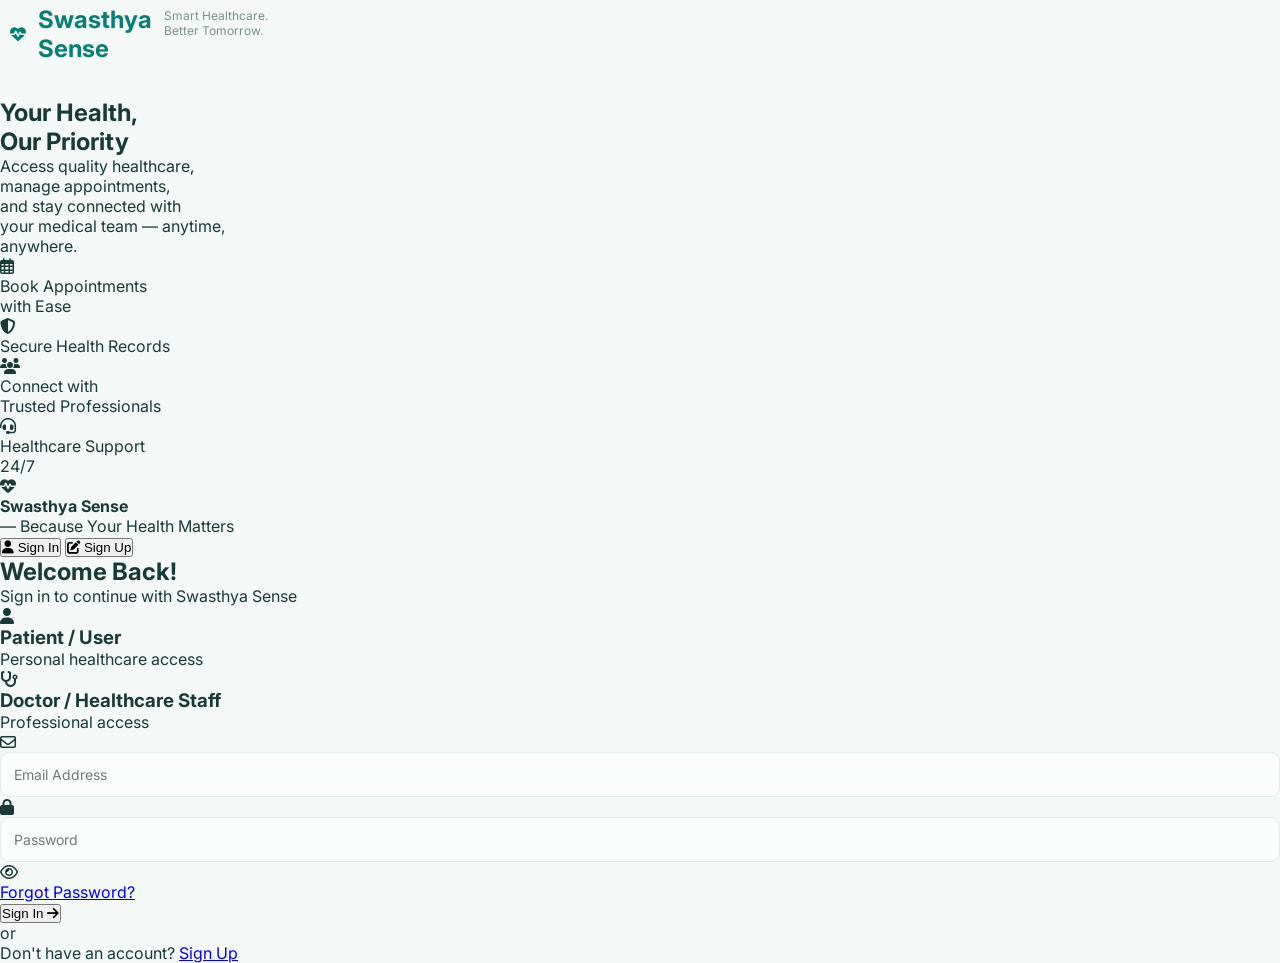
<file: source/index.html>
<!DOCTYPE html>
<html lang="en">
<head>
    <meta charset="UTF-8">
    <meta name="viewport" content="width=device-width, initial-scale=1.0">
    <title>Swasthya Sense | Healthcare</title>

    <link rel="stylesheet" href="style.css">

    <link rel="preconnect" href="https://fonts.googleapis.com">
    <link rel="preconnect" href="https://fonts.gstatic.com" crossorigin>
    <link href="https://fonts.googleapis.com/css2?family=Inter:wght@400;500;600;700;800&display=swap" rel="stylesheet">

    <link rel="stylesheet" href="https://cdnjs.cloudflare.com/ajax/libs/font-awesome/6.5.2/css/all.min.css">
</head>

<body>

<div class="main-container">

    <!-- LEFT HEALTHCARE SECTION -->

    <section class="left-section">

        <div class="brand">
            <div class="brand-logo">
                <i class="fa-solid fa-heart-pulse"></i>
            </div>

            <div class="brand-name">
                <h1>Swasthya<br>Sense</h1>
            </div>

            <p class="tagline">
                Smart Healthcare.<br>
                Better Tomorrow.
            </p>
        </div>

        <div class="hero-content">

            <h2 id="heroHeading">
                Your Health,<br>
                Our Priority
            </h2>

            <p id="heroDescription">
                Access quality healthcare,<br>
                manage appointments,<br>
                and stay connected with<br>
                your medical team — anytime,<br>
                anywhere.
            </p>

            <div class="benefits">

                <div class="benefit">
                    <span><i class="fa-regular fa-calendar-days"></i></span>
                    <p>Book Appointments<br>with Ease</p>
                </div>

                <div class="benefit">
                    <span><i class="fa-solid fa-shield-halved"></i></span>
                    <p>Secure Health Records</p>
                </div>

                <div class="benefit">
                    <span><i class="fa-solid fa-users"></i></span>
                    <p>Connect with<br>Trusted Professionals</p>
                </div>

                <div class="benefit">
                    <span><i class="fa-solid fa-headset"></i></span>
                    <p>Healthcare Support<br>24/7</p>
                </div>

            </div>

        </div>

        <div class="hero-bottom">
            <i class="fa-solid fa-heart-pulse"></i>
            <div>
                <h4>Swasthya Sense</h4>
                <p>— Because Your Health Matters</p>
            </div>
        </div>

    </section>


    <!-- RIGHT AUTHENTICATION SECTION -->

    <section class="right-section">

        <div class="auth-wrapper">

            <!-- SIGN IN / SIGN UP TABS -->

            <div class="tabs">

                <button class="tab active" id="loginTab">
                    <i class="fa-solid fa-user"></i>
                    Sign In
                </button>

                <button class="tab" id="signupTab">
                    <i class="fa-solid fa-pen-to-square"></i>
                    Sign Up
                </button>

            </div>


            <!-- SIGN UP FORM -->

            <form id="signupForm" class="auth-form hidden">

                <div class="form-heading">
                    <h2>Create Your Account</h2>
                    <p>Join Swasthya Sense for a healthier tomorrow</p>
                </div>

                <!-- ROLE SELECTION -->

                <div class="role-selection">

                    <div class="role-card selected"
                         data-role="patient"
                         tabindex="0"
                         role="button"
                         aria-pressed="true">

                        <input type="radio" name="role" value="patient" checked>

                        <i class="fa-solid fa-user role-icon"></i>

                        <span class="radio-circle"></span>

                        <h3>Patient / User</h3>
                        <p>Book appointments,<br>access records</p>

                    </div>


                    <div class="role-card"
                         data-role="doctor"
                         tabindex="0"
                         role="button"
                         aria-pressed="false">

                        <input type="radio" name="role" value="doctor">

                        <i class="fa-solid fa-stethoscope role-icon"></i>

                        <span class="radio-circle"></span>

                        <h3>Doctor / Healthcare Staff</h3>
                        <p>Manage patients,<br>access clinical tools</p>

                    </div>

                </div>


                <!-- COMMON FIELDS -->

                <div class="input-group">
                    <i class="fa-regular fa-user"></i>
                    <input type="text" id="fullName"
                           placeholder="Full Name" maxlength="100" required>
                </div>

                <div class="input-group">
                    <i class="fa-regular fa-envelope"></i>
                    <input type="email" id="signupEmail"
                           placeholder="Email Address" required>
                </div>

                <div class="input-group">
                    <i class="fa-solid fa-phone"></i>
                    <input type="tel" id="phone"
                           placeholder="Mobile Number"
                           maxlength="10" inputmode="numeric"
                           pattern="[6-9][0-9]{9}" required>
                </div>


                <!-- PATIENT FIELDS -->

                <div id="patientFields">

                    <div class="input-group">
                        <i class="fa-regular fa-calendar"></i>
                        <input type="date" id="dob"
                               aria-label="Date of Birth" required>
                    </div>

                    <div class="input-group">
                        <i class="fa-solid fa-venus-mars"></i>
                        <select id="gender" required>
                            <option value="">Select Gender</option>
                            <option>Male</option>
                            <option>Female</option>
                            <option>Other</option>
                            <option>Prefer not to say</option>
                        </select>
                    </div>

                </div>


                <!-- DOCTOR FIELDS -->

                <div id="doctorFields" class="hidden">

                    <div class="input-group">
                        <i class="fa-solid fa-user-doctor"></i>
                        <select id="professionalType">
                            <option value="">Select Professional Role</option>
                            <option value="doctor">Doctor</option>
                            <option value="nurse">Nurse</option>
                            <option value="hospital_staff">Hospital Staff</option>
                            <option value="hospital_admin">Hospital Administrator</option>
                        </select>
                    </div>

                    <div class="input-group">
                        <i class="fa-solid fa-hospital"></i>
                        <input type="text" id="hospital"
                               placeholder="Hospital / Clinic Name">
                    </div>

                    <div class="input-group">
                        <i class="fa-solid fa-id-card"></i>
                        <input type="text" id="license"
                               placeholder="Medical Registration / Staff ID">
                    </div>

                    <div class="verification-note">
                        <i class="fa-solid fa-shield-halved"></i>
                        Professional accounts require administrator verification.
                    </div>

                </div>


                <!-- PASSWORD -->

                <div class="input-group">
                    <i class="fa-solid fa-lock"></i>
                    <input type="password" id="signupPassword"
                           placeholder="Password" minlength="8" required>
                    <i class="fa-regular fa-eye eye-icon"
                       data-target="signupPassword"></i>
                </div>

                <div class="input-group">
                    <i class="fa-solid fa-lock"></i>
                    <input type="password" id="confirmPassword"
                           placeholder="Confirm Password" required>
                    <i class="fa-regular fa-eye eye-icon"
                       data-target="confirmPassword"></i>
                </div>


                <!-- TERMS -->

                <label class="terms">
                    <input type="checkbox" id="terms" required>
                    <span>
                        I agree to the
                        <a href="#">Terms of Service</a>
                        and
                        <a href="#">Privacy Policy</a>
                    </span>
                </label>

                <div id="signupMessage" class="message"></div>

                <button type="submit" class="submit-btn">
                    Create Account <i class="fa-solid fa-arrow-right"></i>
                </button>

                <div class="divider">
                    <span>or</span>
                </div>

                <p class="switch-text">
                    Already have an account?
                    <a href="#" id="goLogin">Sign In</a>
                </p>

            </form>


            <!-- SIGN IN FORM -->

            <form id="loginForm" class="auth-form">

                <div class="form-heading">
                    <h2>Welcome Back!</h2>
                    <p>Sign in to continue with Swasthya Sense</p>
                </div>

                <div class="role-selection">

                    <div class="role-card selected"
                         data-login-role="patient"
                         tabindex="0"
                         role="button"
                         aria-pressed="true">

                        <i class="fa-solid fa-user role-icon"></i>
                        <span class="radio-circle"></span>
                        <h3>Patient / User</h3>
                        <p>Personal healthcare access</p>

                    </div>

                    <div class="role-card"
                         data-login-role="doctor"
                         tabindex="0"
                         role="button"
                         aria-pressed="false">

                        <i class="fa-solid fa-stethoscope role-icon"></i>
                        <span class="radio-circle"></span>
                        <h3>Doctor / Healthcare Staff</h3>
                        <p>Professional access</p>

                    </div>

                </div>

                <div class="input-group">
                    <i class="fa-regular fa-envelope"></i>
                    <input type="email" id="loginEmail"
                           placeholder="Email Address" required>
                </div>

                <div class="input-group">
                    <i class="fa-solid fa-lock"></i>
                    <input type="password" id="loginPassword"
                           placeholder="Password" required>
                    <i class="fa-regular fa-eye eye-icon"
                       data-target="loginPassword"></i>
                </div>

                <div class="forgot">
                    <a href="#" id="forgotPassword">Forgot Password?</a>
                </div>

                <div id="loginMessage" class="message"></div>

                <button type="submit" class="submit-btn">
                    Sign In <i class="fa-solid fa-arrow-right"></i>
                </button>

                <div class="divider">
                    <span>or</span>
                </div>

                <p class="switch-text">
                    Don't have an account?
                    <a href="#" id="goSignup">Sign Up</a>
                </p>

            </form>

        </div>

    </section>

</div>


</body>
</html>
</file>
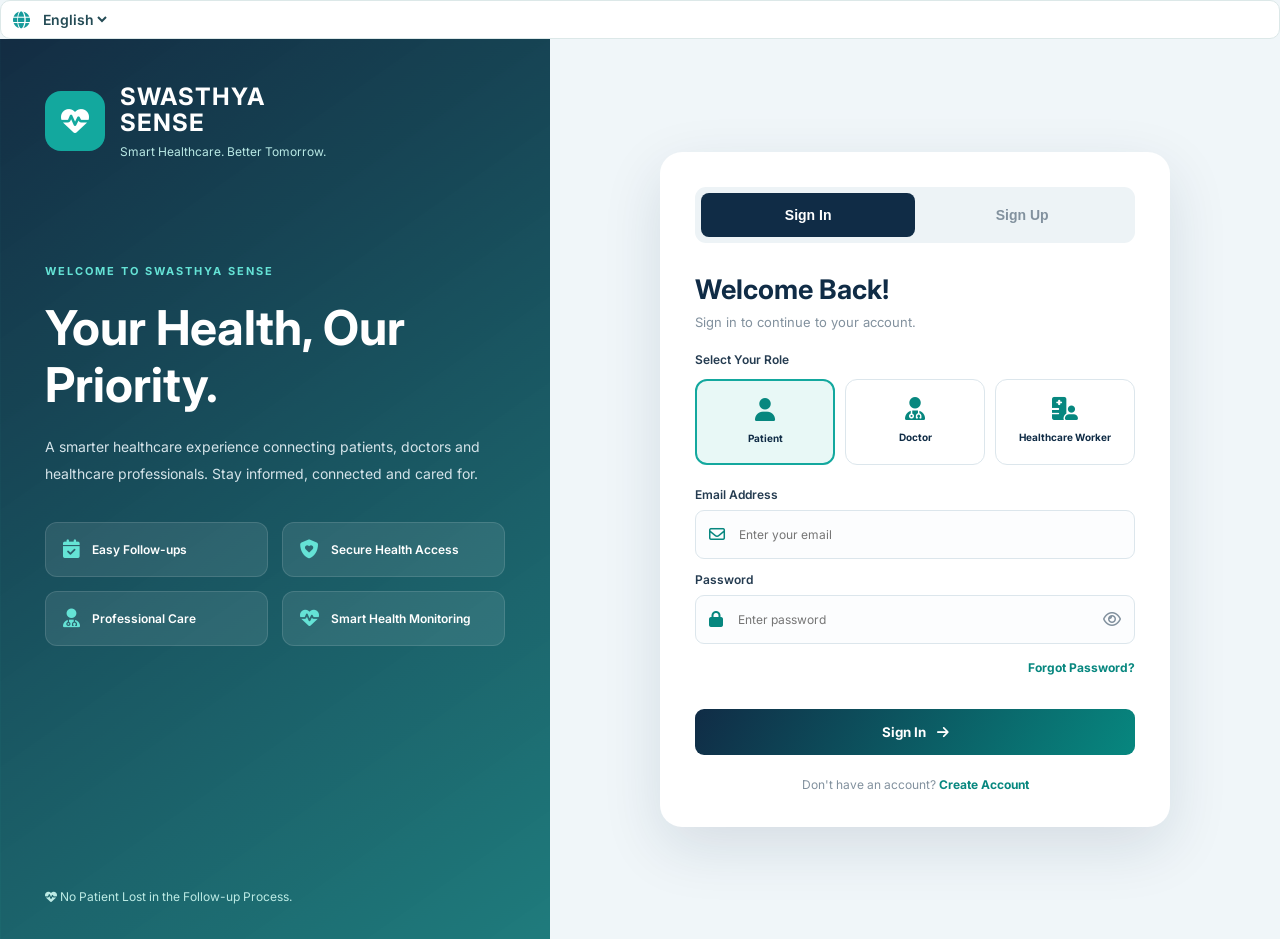
<file: www/index.html>
<!DOCTYPE html>
<html lang="en">
<head>
    <meta charset="UTF-8">
    <meta name="viewport" content="width=device-width, initial-scale=1.0">
    <title>Swasthya Sense | Smart Healthcare</title>

    <link rel="stylesheet" href="style.css">

    <link rel="preconnect" href="https://fonts.googleapis.com">
    <link href="https://fonts.googleapis.com/css2?family=Inter:wght@400;500;600;700;800&display=swap" rel="stylesheet">

    <link rel="stylesheet" href="https://cdnjs.cloudflare.com/ajax/libs/font-awesome/6.5.2/css/all.min.css">
</head>

<body>
 <div class="language-selector">
    <i class="fa-solid fa-globe"></i>

    <select id="languageSelect">
        <option value="en">English</option>
        <option value="hi">हिन्दी</option>
        <option value="mr">मराठी</option>
        <option value="as">অসমীয়া</option>
        <option value="bn">বাংলা</option>
    </select>
</div>
<div class="main-container">

    <section class="left-section">

        <div class="brand">
            <div class="brand-logo">
                <i class="fa-solid fa-heart-pulse"></i>
            </div>

            <div>
                <h1>SWASTHYA<br>SENSE</h1>
                <p class="tagline" data-i18n="tagline">Smart Healthcare. Better Tomorrow.</p>
            </div>
        </div>

        <div class="hero-content">
            <span class="welcome-label" data-i18n="welcomeLabel">WELCOME TO SWASTHYA SENSE</span>

            <h2 data-i18n="heroTitle">Your Health,<br>Our Priority.</h2>

            <p data-i18n="heroDescription">
                A smarter healthcare experience connecting
                patients, doctors and healthcare professionals.
                Stay informed, connected and cared for.
            </p>

            <div class="benefits">
                <div class="benefit">
                    <i class="fa-solid fa-calendar-check"></i>
                    <span data-i18n="easyFollowups">Easy Follow-ups</span>
                </div>

                <div class="benefit">
                    <i class="fa-solid fa-shield-heart"></i>
                    <span data-i18n="secureHealthAccess">Secure Health Access</span>
                </div>

                <div class="benefit">
                    <i class="fa-solid fa-user-doctor"></i>
                    <span data-i18n="professionalCare">Professional Care</span>
                </div>

                <div class="benefit">
                    <i class="fa-solid fa-heart-pulse"></i>
                    <span data-i18n="smartHealthMonitoring">Smart Health Monitoring</span>
                </div>
            </div>
        </div>

        <div class="hero-bottom">
            <i class="fa-solid fa-heart-pulse"></i>
            <span data-i18n="followupPromise">No Patient Lost in the Follow-up Process.</span>
        </div>

    </section>


    <section class="right-section">

        <div class="auth-wrapper">

            <div class="tabs">
                <button class="tab active" id="loginTab">
                    <span data-i18n="signIn">Sign In</span>
                </button>

                <button class="tab" id="signupTab">
                    <span data-i18n="signUp">Sign Up</span>
                </button>
            </div>


            <!-- SIGN IN -->

            <form id="loginForm">

                <div class="form-heading">
                    <h2 data-i18n="welcomeBack">Welcome Back!</h2>
                    <p data-i18n="continueAccount">Sign in to continue to your account.</p>
                </div>

                <label data-i18n="selectRole">Select Your Role</label>

                <div class="role-selection">

                    <div class="role-card selected" data-login-role="patient">
                        <i class="fa-solid fa-user"></i>
                        <h3 data-i18n="patient">Patient</h3>
                    </div>

                    <div class="role-card" data-login-role="doctor">
                        <i class="fa-solid fa-user-doctor"></i>
                        <h3 data-i18n="doctor">Doctor</h3>
                    </div>

                    <div class="role-card" data-login-role="worker">
                        <i class="fa-solid fa-hospital-user"></i>
                        <h3 data-i18n="healthWorker">Healthcare Worker</h3>
                    </div>

                </div>

                <input type="hidden" id="loginRole" value="patient">

                <label data-i18n="email">Email Address</label>

                <div class="input-group">
                    <i class="fa-regular fa-envelope"></i>
                    <input type="email" id="loginEmail" placeholder="Enter your email" data-i18n-placeholder="enterEmail" required>
                </div>

                <label data-i18n="password">Password</label>

                <div class="input-group">
                    <i class="fa-solid fa-lock"></i>
                    <input type="password" id="loginPassword" placeholder="Enter password" data-i18n-placeholder="enterPassword" required>
                    <i class="fa-regular fa-eye toggle-password" data-target="loginPassword"></i>
                </div>

                <div class="forgot">
                    <a href="#" id="forgotPassword" data-i18n="forgotPassword">Forgot Password?</a>
                </div>

                <div id="loginMessage" class="message"></div>

                <button class="submit-btn" type="submit">
                    <span data-i18n="signIn">Sign In</span>
                    <i class="fa-solid fa-arrow-right"></i>
                </button>

                <p class="switch-text">
                    <span data-i18n="noAccount">Don't have an account?</span>
                    <a href="#" id="goSignup" data-i18n="createAccount">Create Account</a>
                </p>

            </form>


            <!-- SIGN UP -->

            <form id="signupForm" class="hidden">

                <div class="form-heading">
                    <h2 data-i18n="createAccount">Create Account</h2>
                    <p data-i18n="registerWith">Register with Swasthya Sense.</p>
                </div>

                <label data-i18n="selectRole">Select Your Role</label>

                <div class="role-selection">

                    <div class="role-card selected" data-signup-role="patient">
                        <i class="fa-solid fa-user"></i>
                        <h3 data-i18n="patient">Patient</h3>
                    </div>

                    <div class="role-card" data-signup-role="doctor">
                        <i class="fa-solid fa-user-doctor"></i>
                        <h3 data-i18n="doctor">Doctor</h3>
                    </div>

                    <div class="role-card" data-signup-role="worker">
                        <i class="fa-solid fa-hospital-user"></i>
                        <h3 data-i18n="healthWorker">Healthcare Worker</h3>
                    </div>

                </div>

                <input type="hidden" id="signupRole" value="patient">

                <label data-i18n="fullName">Full Name</label>

                <div class="input-group">
                    <i class="fa-regular fa-user"></i>
                    <input type="text" id="fullName" placeholder="Enter full name" data-i18n-placeholder="enterFullName" maxlength="100" required>
                </div>

                <label data-i18n="email">Email Address</label>

                <div class="input-group">
                    <i class="fa-regular fa-envelope"></i>
                    <input type="email" id="signupEmail" placeholder="Enter email" data-i18n-placeholder="enterEmail" required>
                </div>

                <label data-i18n="mobile">Mobile Number</label>

                <div class="input-group">
                    <i class="fa-solid fa-phone"></i>
                    <input type="tel" id="phone" placeholder="10 digit mobile number" data-i18n-placeholder="mobilePlaceholder" pattern="[6-9][0-9]{9}" maxlength="10" required>
                </div>

                <!-- PATIENT FIELDS -->

                <div id="patientFields">

                    <label data-i18n="dateOfBirth">Date of Birth</label>

                    <div class="input-group">
                        <i class="fa-regular fa-calendar"></i>
                        <input type="date" id="dob">
                    </div>

                    <label data-i18n="gender">Gender</label>

                    <div class="input-group">
                        <i class="fa-solid fa-venus-mars"></i>
                        <select id="gender">
                            <option value="" data-i18n="selectGender">Select Gender</option>
                            <option value="Male" data-i18n="male">Male</option>
                            <option value="Female" data-i18n="female">Female</option>
                            <option value="Other" data-i18n="other">Other</option>
                            <option value="Prefer not to say" data-i18n="preferNotToSay">Prefer not to say</option>
                        </select>
                    </div>

                </div>


                <!-- DOCTOR FIELDS -->

                <div id="doctorFields" class="hidden">

                    <label data-i18n="professionalRole">Professional Role</label>

                    <div class="input-group">
                        <i class="fa-solid fa-user-doctor"></i>
                        <select id="professionalType">
                            <option value="" data-i18n="selectRoleOption">Select Role</option>
                            <option value="Doctor" data-i18n="doctor">Doctor</option>
                            <option value="Specialist" data-i18n="specialist">Specialist</option>
                        </select>
                    </div>

                    <label data-i18n="license">Medical Licence / Registration Number</label>

                    <div class="input-group">
                        <i class="fa-solid fa-id-card"></i>
                        <input type="text" id="license" placeholder="Enter registration number" data-i18n-placeholder="registrationPlaceholder">
                    </div>

                    <label data-i18n="hospital">Hospital / Clinic Name</label>

                    <div class="input-group">
                        <i class="fa-solid fa-hospital"></i>
                        <input type="text" id="hospital" placeholder="Hospital name" data-i18n-placeholder="hospitalPlaceholder">
                    </div>

                </div>


                <!-- WORKER FIELDS -->

                <div id="workerFields" class="hidden">

                    <label data-i18n="staffDesignation">Staff Designation</label>

                    <div class="input-group">
                        <i class="fa-solid fa-briefcase"></i>
                        <select id="staffType">
                            <option value="" data-i18n="selectDesignation">Select Designation</option>
                            <option value="Nurse" data-i18n="nurse">Nurse</option>
                            <option value="Healthcare Assistant" data-i18n="healthcareAssistant">Healthcare Assistant</option>
                            <option value="Hospital Staff" data-i18n="hospitalStaff">Hospital Staff</option>
                            <option value="Administrator" data-i18n="administrator">Administrator</option>
                        </select>
                    </div>

                    <label data-i18n="organisation">Hospital / Organisation</label>

                    <div class="input-group">
                        <i class="fa-solid fa-hospital"></i>
                        <input type="text" id="workerHospital" placeholder="Hospital name" data-i18n-placeholder="hospitalPlaceholder">
                    </div>

                    <label data-i18n="staffId">Staff ID</label>

                    <div class="input-group">
                        <i class="fa-solid fa-id-badge"></i>
                        <input type="text" id="staffId" placeholder="Enter staff ID" data-i18n-placeholder="enterStaffId">
                    </div>

                </div>


                <label data-i18n="password">Password</label>

                <div class="input-group">
                    <i class="fa-solid fa-lock"></i>
                    <input type="password" id="signupPassword" minlength="8" placeholder="Minimum 8 characters" data-i18n-placeholder="minimumPassword" required>
                    <i class="fa-regular fa-eye toggle-password" data-target="signupPassword"></i>
                </div>

                <label data-i18n="confirmPassword">Confirm Password</label>

                <div class="input-group">
                    <i class="fa-solid fa-lock"></i>
                    <input type="password" id="confirmPassword" placeholder="Confirm password" data-i18n-placeholder="confirmPasswordPlaceholder" required>
                    <i class="fa-regular fa-eye toggle-password" data-target="confirmPassword"></i>
                </div>

                <label class="terms">
                    <input type="checkbox" id="terms" required>
                    <span data-i18n="terms">I agree to the Terms and Privacy Policy.</span>
                </label>

                <div id="signupMessage" class="message"></div>

                <button class="submit-btn" type="submit">
                    <span data-i18n="createAccount">Create Account</span>
                    <i class="fa-solid fa-arrow-right"></i>
                </button>

                <p class="switch-text">
                    <span data-i18n="alreadyRegistered">Already registered?</span>
                    <a href="#" id="goLogin" data-i18n="signIn">Sign In</a>
                </p>

            </form>

        </div>

    </section>

</div>

<script src="script.js"></script>
<script src="language.js"></script>

</body>
</html>
</file>
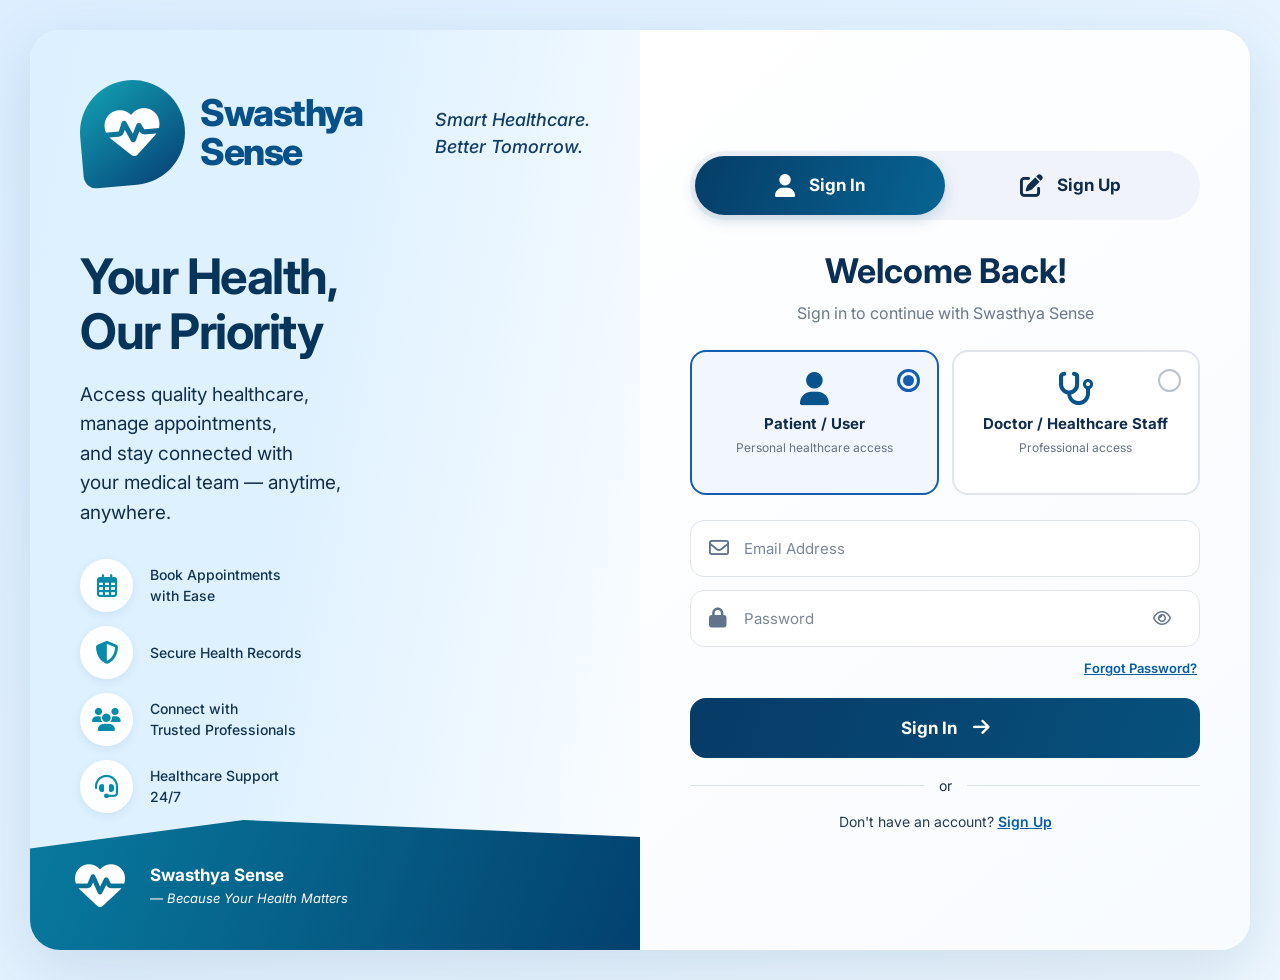
<file: frontend/login-page/index.html>
<!DOCTYPE html>
<html lang="en">
<head>
    <meta charset="UTF-8">
    <meta name="viewport" content="width=device-width, initial-scale=1.0">
    <title>Swasthya Sense | Healthcare</title>

    <link rel="stylesheet" href="style.css">

    <link rel="preconnect" href="https://fonts.googleapis.com">
    <link rel="preconnect" href="https://fonts.gstatic.com" crossorigin>
    <link href="https://fonts.googleapis.com/css2?family=Inter:wght@400;500;600;700;800&display=swap" rel="stylesheet">

    <link rel="stylesheet" href="https://cdnjs.cloudflare.com/ajax/libs/font-awesome/6.5.2/css/all.min.css">
</head>

<body>

<div class="main-container">

    <!-- LEFT HEALTHCARE SECTION -->

    <section class="left-section">

        <div class="brand">
            <div class="brand-logo">
                <i class="fa-solid fa-heart-pulse"></i>
            </div>

            <div class="brand-name">
                <h1>Swasthya<br>Sense</h1>
            </div>

            <p class="tagline">
                Smart Healthcare.<br>
                Better Tomorrow.
            </p>
        </div>

        <div class="hero-content">

            <h2 id="heroHeading">
                Your Health,<br>
                Our Priority
            </h2>

            <p id="heroDescription">
                Access quality healthcare,<br>
                manage appointments,<br>
                and stay connected with<br>
                your medical team — anytime,<br>
                anywhere.
            </p>

            <div class="benefits">

                <div class="benefit">
                    <span><i class="fa-regular fa-calendar-days"></i></span>
                    <p>Book Appointments<br>with Ease</p>
                </div>

                <div class="benefit">
                    <span><i class="fa-solid fa-shield-halved"></i></span>
                    <p>Secure Health Records</p>
                </div>

                <div class="benefit">
                    <span><i class="fa-solid fa-users"></i></span>
                    <p>Connect with<br>Trusted Professionals</p>
                </div>

                <div class="benefit">
                    <span><i class="fa-solid fa-headset"></i></span>
                    <p>Healthcare Support<br>24/7</p>
                </div>

            </div>

        </div>

        <div class="hero-bottom">
            <i class="fa-solid fa-heart-pulse"></i>
            <div>
                <h4>Swasthya Sense</h4>
                <p>— Because Your Health Matters</p>
            </div>
        </div>

    </section>


    <!-- RIGHT AUTHENTICATION SECTION -->

    <section class="right-section">

        <div class="auth-wrapper">

            <!-- SIGN IN / SIGN UP TABS -->

            <div class="tabs">

                <button class="tab active" id="loginTab">
                    <i class="fa-solid fa-user"></i>
                    Sign In
                </button>

                <button class="tab" id="signupTab">
                    <i class="fa-solid fa-pen-to-square"></i>
                    Sign Up
                </button>

            </div>


            <!-- SIGN UP FORM -->

            <form id="signupForm" class="auth-form hidden">

                <div class="form-heading">
                    <h2>Create Your Account</h2>
                    <p>Join Swasthya Sense for a healthier tomorrow</p>
                </div>

                <!-- ROLE SELECTION -->

                <div class="role-selection">

                    <div class="role-card selected"
                         data-role="patient"
                         tabindex="0"
                         role="button"
                         aria-pressed="true">

                        <input type="radio" name="role" value="patient" checked>

                        <i class="fa-solid fa-user role-icon"></i>

                        <span class="radio-circle"></span>

                        <h3>Patient / User</h3>
                        <p>Book appointments,<br>access records</p>

                    </div>


                    <div class="role-card"
                         data-role="doctor"
                         tabindex="0"
                         role="button"
                         aria-pressed="false">

                        <input type="radio" name="role" value="doctor">

                        <i class="fa-solid fa-stethoscope role-icon"></i>

                        <span class="radio-circle"></span>

                        <h3>Doctor / Healthcare Staff</h3>
                        <p>Manage patients,<br>access clinical tools</p>

                    </div>

                </div>


                <!-- COMMON FIELDS -->

                <div class="input-group">
                    <i class="fa-regular fa-user"></i>
                    <input type="text" id="fullName"
                           placeholder="Full Name" maxlength="100" required>
                </div>

                <div class="input-group">
                    <i class="fa-regular fa-envelope"></i>
                    <input type="email" id="signupEmail"
                           placeholder="Email Address" required>
                </div>

                <div class="input-group">
                    <i class="fa-solid fa-phone"></i>
                    <input type="tel" id="phone"
                           placeholder="Mobile Number"
                           maxlength="10" inputmode="numeric"
                           pattern="[6-9][0-9]{9}" required>
                </div>


                <!-- PATIENT FIELDS -->

                <div id="patientFields">

                    <div class="input-group">
                        <i class="fa-regular fa-calendar"></i>
                        <input type="date" id="dob"
                               aria-label="Date of Birth" required>
                    </div>

                    <div class="input-group">
                        <i class="fa-solid fa-venus-mars"></i>
                        <select id="gender" required>
                            <option value="">Select Gender</option>
                            <option>Male</option>
                            <option>Female</option>
                            <option>Other</option>
                            <option>Prefer not to say</option>
                        </select>
                    </div>

                </div>


                <!-- DOCTOR FIELDS -->

                <div id="doctorFields" class="hidden">

                    <div class="input-group">
                        <i class="fa-solid fa-user-doctor"></i>
                        <select id="professionalType">
                            <option value="">Select Professional Role</option>
                            <option value="doctor">Doctor</option>
                            <option value="nurse">Nurse</option>
                            <option value="hospital_staff">Hospital Staff</option>
                            <option value="hospital_admin">Hospital Administrator</option>
                        </select>
                    </div>

                    <div class="input-group">
                        <i class="fa-solid fa-hospital"></i>
                        <input type="text" id="hospital"
                               placeholder="Hospital / Clinic Name">
                    </div>

                    <div class="input-group">
                        <i class="fa-solid fa-id-card"></i>
                        <input type="text" id="license"
                               placeholder="Medical Registration / Staff ID">
                    </div>

                    <div class="verification-note">
                        <i class="fa-solid fa-shield-halved"></i>
                        Professional accounts require administrator verification.
                    </div>

                </div>


                <!-- PASSWORD -->

                <div class="input-group">
                    <i class="fa-solid fa-lock"></i>
                    <input type="password" id="signupPassword"
                           placeholder="Password" minlength="8" required>
                    <i class="fa-regular fa-eye eye-icon"
                       data-target="signupPassword"></i>
                </div>

                <div class="input-group">
                    <i class="fa-solid fa-lock"></i>
                    <input type="password" id="confirmPassword"
                           placeholder="Confirm Password" required>
                    <i class="fa-regular fa-eye eye-icon"
                       data-target="confirmPassword"></i>
                </div>


                <!-- TERMS -->

                <label class="terms">
                    <input type="checkbox" id="terms" required>
                    <span>
                        I agree to the
                        <a href="#">Terms of Service</a>
                        and
                        <a href="#">Privacy Policy</a>
                    </span>
                </label>

                <div id="signupMessage" class="message"></div>

                <button type="submit" class="submit-btn">
                    Create Account <i class="fa-solid fa-arrow-right"></i>
                </button>

                <div class="divider">
                    <span>or</span>
                </div>

                <p class="switch-text">
                    Already have an account?
                    <a href="#" id="goLogin">Sign In</a>
                </p>

            </form>


            <!-- SIGN IN FORM -->

            <form id="loginForm" class="auth-form">

                <div class="form-heading">
                    <h2>Welcome Back!</h2>
                    <p>Sign in to continue with Swasthya Sense</p>
                </div>

                <div class="role-selection">

                    <div class="role-card selected"
                         data-login-role="patient"
                         tabindex="0"
                         role="button"
                         aria-pressed="true">

                        <i class="fa-solid fa-user role-icon"></i>
                        <span class="radio-circle"></span>
                        <h3>Patient / User</h3>
                        <p>Personal healthcare access</p>

                    </div>

                    <div class="role-card"
                         data-login-role="doctor"
                         tabindex="0"
                         role="button"
                         aria-pressed="false">

                        <i class="fa-solid fa-stethoscope role-icon"></i>
                        <span class="radio-circle"></span>
                        <h3>Doctor / Healthcare Staff</h3>
                        <p>Professional access</p>

                    </div>

                </div>

                <div class="input-group">
                    <i class="fa-regular fa-envelope"></i>
                    <input type="email" id="loginEmail"
                           placeholder="Email Address" required>
                </div>

                <div class="input-group">
                    <i class="fa-solid fa-lock"></i>
                    <input type="password" id="loginPassword"
                           placeholder="Password" required>
                    <i class="fa-regular fa-eye eye-icon"
                       data-target="loginPassword"></i>
                </div>

                <div class="forgot">
                    <a href="#" id="forgotPassword">Forgot Password?</a>
                </div>

                <div id="loginMessage" class="message"></div>

                <button type="submit" class="submit-btn">
                    Sign In <i class="fa-solid fa-arrow-right"></i>
                </button>

                <div class="divider">
                    <span>or</span>
                </div>

                <p class="switch-text">
                    Don't have an account?
                    <a href="#" id="goSignup">Sign Up</a>
                </p>

            </form>

        </div>

    </section>

</div>

<script src="script.js"></script>

</body>
</html>
</file>
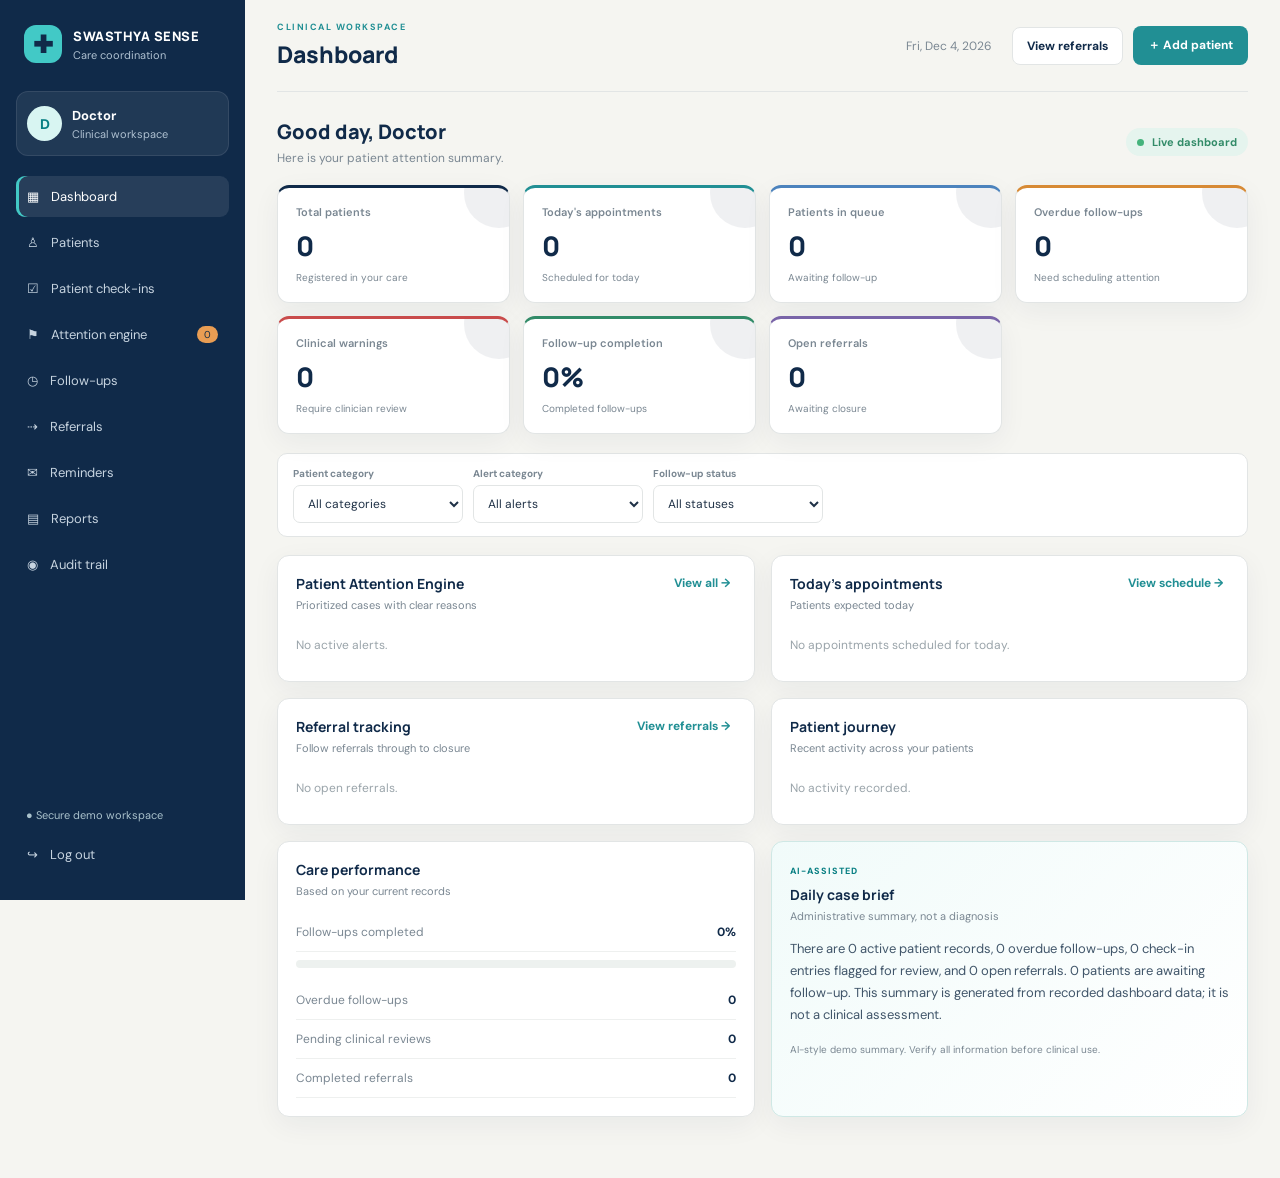
<file: frontend/doctor-dashboard.html>
<!DOCTYPE html>
<html lang="en">
<head>
  <meta charset="UTF-8">
  <meta name="viewport" content="width=device-width, initial-scale=1.0">
  <title>SWASTHYA SENSE | Doctor Dashboard</title>
  <link rel="stylesheet" href="doctor-dashboard.css">
</head>
<body>
  <aside class="sidebar">
    <div class="brand">
      <div class="brand-mark">✚</div>
      <div>
        <strong>SWASTHYA SENSE</strong>
        <small>Care coordination</small>
      </div>
    </div>

    <div class="doctor-mini">
      <div class="avatar" id="sidebarInitials">DR</div>
      <div>
        <b id="sidebarDoctorName">Doctor</b>
        <small>Clinical workspace</small>
      </div>
    </div>

    <nav id="mainNav">
      <button class="nav-link active" data-target="dashboard">▦ <span>Dashboard</span></button>
      <button class="nav-link" data-target="patients">♙ <span>Patients</span></button>
      <button class="nav-link" data-target="checkins">☑ <span>Patient check-ins</span></button>
      <button class="nav-link" data-target="attention">⚑ <span>Attention engine</span><i id="navAlertCount">0</i></button>
      <button class="nav-link" data-target="followups">◷ <span>Follow-ups</span></button>
      <button class="nav-link" data-target="referrals">⇢ <span>Referrals</span></button>
      <button class="nav-link" data-target="reminders">✉ <span>Reminders</span></button>
      <button class="nav-link" data-target="reports">▤ <span>Reports</span></button>
      <button class="nav-link" data-target="audit">◉ <span>Audit trail</span></button>
    </nav>

    <div class="sidebar-bottom">
      <div class="secure-note">● Secure demo workspace</div>
      <button class="nav-link" id="logoutBtn">↪ <span>Log out</span></button>
    </div>
  </aside>

  <main class="main">
    <header class="topbar">
      <div>
        <div class="eyebrow">CLINICAL WORKSPACE</div>
        <h1 id="pageTitle">Dashboard</h1>
      </div>
      <div class="top-actions">
        <span class="today" id="todayLabel"></span>
        <button class="btn btn-outline" id="viewReferralsBtn">View referrals</button>
        <button class="btn btn-primary" id="addPatientTop">＋ Add patient</button>
      </div>
    </header>

    <section class="section active" id="dashboard">
      <div class="welcome-row">
        <div>
          <h2>Good day, <span id="doctorGreeting">Doctor</span></h2>
          <p>Here is your patient attention summary.</p>
        </div>
        <span class="live-pill"><i></i> Live dashboard</span>
      </div>

      <div class="stat-grid">
        <article class="stat-card navy">
          <span>Total patients</span>
          <strong id="totalPatients">0</strong>
          <small>Registered in your care</small>
        </article>
        <article class="stat-card teal">
          <span>Today's appointments</span>
          <strong id="todayAppointments">0</strong>
          <small>Scheduled for today</small>
        </article>
        <article class="stat-card blue">
          <span>Patients in queue</span>
          <strong id="queueCount">0</strong>
          <small>Awaiting follow-up</small>
        </article>
        <article class="stat-card orange">
          <span>Overdue follow-ups</span>
          <strong id="overdueCount">0</strong>
          <small>Need scheduling attention</small>
        </article>
        <article class="stat-card red">
          <span>Clinical warnings</span>
          <strong id="clinicalCount">0</strong>
          <small>Require clinician review</small>
        </article>
        <article class="stat-card green">
          <span>Follow-up completion</span>
          <strong id="completionRate">0%</strong>
          <small>Completed follow-ups</small>
        </article>
        <article class="stat-card purple">
          <span>Open referrals</span>
          <strong id="openReferrals">0</strong>
          <small>Awaiting closure</small>
        </article>
      </div>

      <div class="filter-bar">
        <div>
          <label for="dashboardCategory">Patient category</label>
          <select id="dashboardCategory">
            <option value="">All categories</option>
            <option>General</option>
            <option>Pregnancy</option>
            <option>Chronic</option>
            <option>Post-illness</option>
          </select>
        </div>
        <div>
          <label for="dashboardAlert">Alert category</label>
          <select id="dashboardAlert">
            <option value="">All alerts</option>
            <option value="overdue">Overdue follow-up</option>
            <option value="clinical">Clinical warning</option>
          </select>
        </div>
        <div>
          <label for="dashboardStatus">Follow-up status</label>
          <select id="dashboardStatus">
            <option value="">All statuses</option>
            <option>Pending</option>
            <option>Completed</option>
            <option>Missed</option>
          </select>
        </div>
      </div>

      <div class="grid-two">
        <article class="panel">
          <div class="panel-head">
            <div>
              <h3>Patient Attention Engine</h3>
              <p>Prioritized cases with clear reasons</p>
            </div>
            <button class="text-btn" data-go="attention">View all →</button>
          </div>
          <div id="attentionList" class="stack-list empty-state">No active alerts.</div>
        </article>

        <article class="panel">
          <div class="panel-head">
            <div>
              <h3>Today's appointments</h3>
              <p>Patients expected today</p>
            </div>
            <button class="text-btn" data-go="followups">View schedule →</button>
          </div>
          <div id="appointmentList" class="stack-list empty-state">No appointments scheduled.</div>
        </article>

        <article class="panel">
          <div class="panel-head">
            <div>
              <h3>Referral tracking</h3>
              <p>Follow referrals through to closure</p>
            </div>
            <button class="text-btn" data-go="referrals">View referrals →</button>
          </div>
          <div id="referralList" class="stack-list empty-state">No referrals yet.</div>
        </article>

        <article class="panel">
          <div class="panel-head">
            <div>
              <h3>Patient journey</h3>
              <p>Recent activity across your patients</p>
            </div>
          </div>
          <div id="timeline" class="timeline empty-state">No activity recorded.</div>
        </article>
      </div>

      <div class="grid-two">
        <article class="panel">
          <div class="panel-head">
            <div>
              <h3>Care performance</h3>
              <p>Based on your current records</p>
            </div>
          </div>
          <div class="metric-row">
            <span>Follow-ups completed</span>
            <b id="analyticsCompletion">0%</b>
          </div>
          <div class="progress"><i id="completionBar"></i></div>
          <div class="metric-row">
            <span>Overdue follow-ups</span>
            <b id="analyticsOverdue">0</b>
          </div>
          <div class="metric-row">
            <span>Pending clinical reviews</span>
            <b id="analyticsReviews">0</b>
          </div>
          <div class="metric-row">
            <span>Completed referrals</span>
            <b id="analyticsReferrals">0</b>
          </div>
        </article>

        <article class="panel ai-panel">
          <div class="panel-head">
            <div>
              <span class="ai-tag">AI-ASSISTED</span>
              <h3>Daily case brief</h3>
              <p>Administrative summary, not a diagnosis</p>
            </div>
          </div>
          <p id="aiBrief">Your case brief will appear here as records are added.</p>
          <small>AI-style demo summary. Verify all information before clinical use.</small>
        </article>
      </div>
    </section>

    <section class="section" id="patients">
      <div class="section-heading">
        <div>
          <h2>Patient registry</h2>
          <p>Manage patient profiles and care status.</p>
        </div>
        <button class="btn btn-primary" id="addPatientBtn">＋ Add patient</button>
      </div>

      <div class="toolbar">
        <input id="patientSearch" type="search" placeholder="Search by patient name or ID">
        <select id="patientCategoryFilter">
          <option value="">All categories</option>
          <option>General</option>
          <option>Pregnancy</option>
          <option>Chronic</option>
          <option>Post-illness</option>
        </select>
        <select id="patientStatusFilter">
          <option value="">All statuses</option>
          <option>Pending</option>
          <option>Completed</option>
          <option>Missed</option>
          <option>Inactive</option>
        </select>
      </div>

      <div class="table-wrap">
        <table>
          <thead>
            <tr>
              <th>Patient</th><th>Age</th><th>Category</th>
              <th>Next follow-up</th><th>Status</th><th>Actions</th>
            </tr>
          </thead>
          <tbody id="patientTable"></tbody>
        </table>
      </div>
    </section>

    <section class="section" id="checkins">
      <div class="section-heading">
        <div>
          <h2>Patient check-ins</h2>
          <p>Record patient-reported updates and measurements.</p>
        </div>
        <button class="btn btn-primary" id="newCheckinBtn">＋ Record check-in</button>
      </div>
      <div class="panel">
        <div class="panel-head">
          <div>
            <h3>Check-in history</h3>
            <p>Compare each new entry with the previous check-in.</p>
          </div>
        </div>
        <div class="table-wrap">
          <table>
            <thead>
              <tr>
                <th>Date</th><th>Patient</th><th>Reported concern</th>
                <th>Measurements</th><th>Previous comparison</th><th>Consent</th>
              </tr>
            </thead>
            <tbody id="checkinTable"></tbody>
          </table>
        </div>
      </div>
    </section>

    <section class="section" id="attention">
      <div class="section-heading">
        <div>
          <h2>Attention engine</h2>
          <p>Administrative overdue alerts and configured warning signals.</p>
        </div>
        <button class="btn btn-outline" id="ruleInfoBtn">About alert rules</button>
      </div>
      <div class="notice">
        Alerts are prompts for qualified staff to review. They do not diagnose conditions or recommend treatment.
      </div>
      <div id="fullAttentionList" class="alert-grid"></div>
    </section>

    <section class="section" id="followups">
      <div class="section-heading">
        <div>
          <h2>Follow-up management</h2>
          <p>Track scheduled, completed, missed, and rescheduled follow-ups.</p>
        </div>
        <button class="btn btn-primary" id="scheduleFollowupBtn">＋ Schedule follow-up</button>
      </div>
      <div class="toolbar">
        <select id="followupFilter">
          <option value="">All follow-ups</option>
          <option>Pending</option>
          <option>Completed</option>
          <option>Missed</option>
        </select>
      </div>
      <div class="table-wrap">
        <table>
          <thead>
            <tr>
              <th>Patient</th><th>Patient ID</th><th>Due date</th>
              <th>Status</th><th>Contact attempts</th><th>Actions</th>
            </tr>
          </thead>
          <tbody id="followupTable"></tbody>
        </table>
      </div>
    </section>

    <section class="section" id="referrals">
      <div class="section-heading">
        <div>
          <h2>Referral coordination</h2>
          <p>Assign, monitor, and close referrals.</p>
        </div>
        <button class="btn btn-primary" id="newReferralBtn">＋ Create referral</button>
      </div>
      <div class="table-wrap">
        <table>
          <thead>
            <tr>
              <th>Patient</th><th>Referred to</th><th>Reason</th>
              <th>Assigned to</th><th>Status</th><th>Outcome</th><th>Actions</th>
            </tr>
          </thead>
          <tbody id="fullReferralList"></tbody>
        </table>
      </div>
    </section>

    <section class="section" id="reminders">
      <div class="section-heading">
        <div>
          <h2>Reminders & communication</h2>
          <p>Preview and log simulated SMS or WhatsApp reminders.</p>
        </div>
        <button class="btn btn-primary" id="newReminderBtn">＋ Create reminder</button>
      </div>
      <div class="notice">
        Messages are simulated in this frontend demo. No SMS or WhatsApp message is actually sent.
      </div>
      <div class="table-wrap">
        <table>
          <thead>
            <tr>
              <th>Patient</th><th>Channel</th><th>Message preview</th>
              <th>Scheduled</th><th>Status</th><th>Actions</th>
            </tr>
          </thead>
          <tbody id="reminderTable"></tbody>
        </table>
      </div>
    </section>

    <section class="section" id="reports">
      <div class="section-heading">
        <div>
          <h2>Reports & analytics</h2>
          <p>Operational metrics calculated from dashboard records.</p>
        </div>
        <button class="btn btn-primary" id="exportBtn">↓ Export CSV</button>
      </div>

      <div class="stat-grid compact-stats">
        <article class="stat-card navy"><span>Patients</span><strong id="reportPatients">0</strong></article>
        <article class="stat-card orange"><span>Overdue</span><strong id="reportOverdue">0</strong></article>
        <article class="stat-card teal"><span>Completion</span><strong id="reportCompletion">0%</strong></article>
        <article class="stat-card purple"><span>Closed referrals</span><strong id="reportClosed">0</strong></article>
      </div>

      <div class="grid-two">
        <article class="panel">
          <h3>Follow-up status breakdown</h3>
          <div id="statusChart" class="bar-chart"></div>
        </article>
        <article class="panel">
          <h3>Average response times</h3>
          <div class="metric-row"><span>Alert acknowledgement time</span><b id="avgAck">—</b></div>
          <div class="metric-row"><span>Referral completion time</span><b id="avgReferral">—</b></div>
          <div class="metric-row"><span>Missed follow-ups</span><b id="missedReport">0</b></div>
        </article>
      </div>

      <article class="panel">
        <h3>Follow-up trend</h3>
        <div id="trendChart" class="trend-chart"></div>
      </article>
    </section>

    <section class="section" id="audit">
      <div class="section-heading">
        <div>
          <h2>Audit trail</h2>
          <p>Traceable record of actions in this browser demo.</p>
        </div>
        <button class="btn btn-outline" id="clearAuditBtn">Clear demo log</button>
      </div>
      <div class="table-wrap">
        <table>
          <thead>
            <tr><th>Time</th><th>Actor</th><th>Action</th><th>Details</th></tr>
          </thead>
          <tbody id="auditList"></tbody>
        </table>
      </div>
    </section>
  </main>

  <div class="modal-backdrop" id="modalBackdrop">
    <div class="modal" role="dialog" aria-modal="true">
      <div class="modal-head">
        <div>
          <span class="eyebrow">SWASTHYA SENSE</span>
          <h2 id="modalTitle">Add patient</h2>
        </div>
        <button class="icon-btn" id="closeModal" aria-label="Close">×</button>
      </div>
      <div id="modalBody"></div>
    </div>
  </div>

  <div class="toast" id="toast"></div>
  <script src="doctor-dashboard.js"></script>
</body>
</html>
</file>
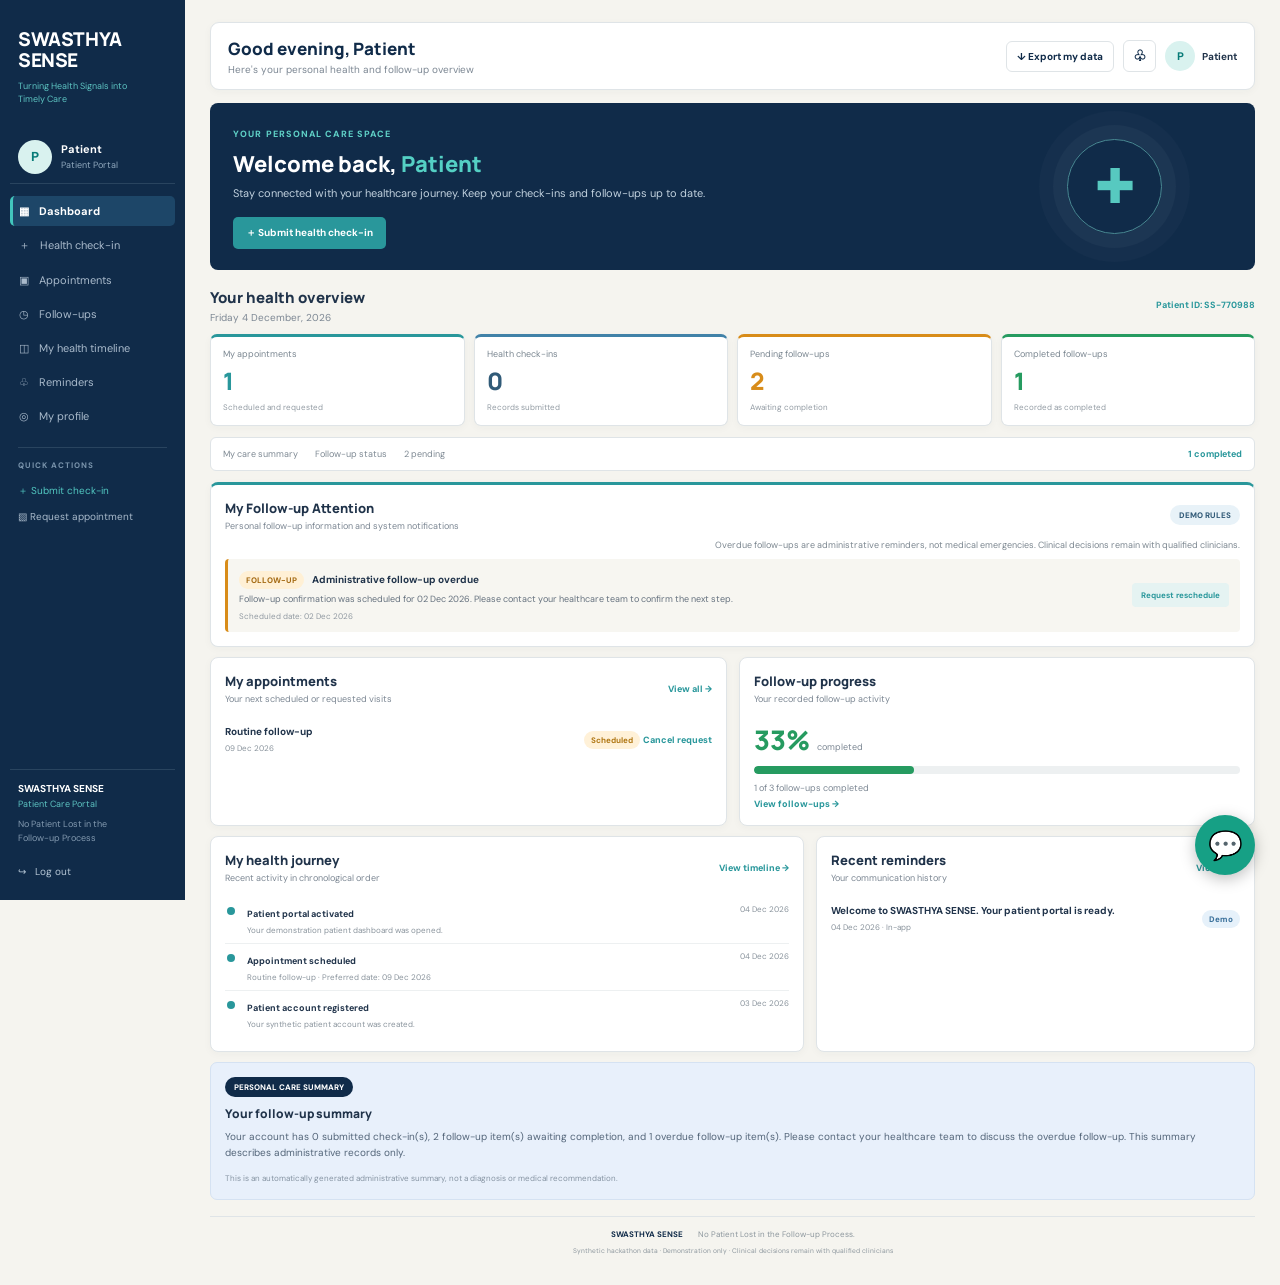
<file: patient-dashboard/patient-dashboard.html>
<!DOCTYPE html>
<html lang="en">
<head>
  <meta charset="UTF-8">
  <meta name="viewport" content="width=device-width, initial-scale=1.0">
  <meta name="theme-color" content="#102b49">
  <title>SWASTHYA SENSE | Patient Dashboard</title>
  <link rel="stylesheet" href="patient-dashboard.css">
  <link rel="preconnect" href="https://fonts.googleapis.com">
  <link href="https://fonts.googleapis.com/css2?family=DM+Sans:wght@400;500;600;700;800&family=Manrope:wght@500;600;700;800&display=swap" rel="stylesheet">
</head>
<body>

<div class="layout">
  <aside class="sidebar" id="sidebar">
    <div class="brand">
      <div class="brand-mark">✚</div>
      <div>
        <h2>SWASTHYA<br>SENSE</h2>
        <p>Turning Health Signals into<br>Timely Care</p>
      </div>
    </div>

    <div class="side-profile">
      <div class="avatar" id="sideAvatar">P</div>
      <div class="side-profile-text">
        <strong id="sideName">Patient</strong>
        <small>Patient Portal</small>
      </div>
    </div>

    <nav class="navigation">
      <button class="nav-link active" data-page="dashboard">▦ <span>Dashboard</span></button>
      <button class="nav-link" data-page="checkin">＋ <span>Health check-in</span></button>
      <button class="nav-link" data-page="appointments">▣ <span>Appointments</span></button>
      <button class="nav-link" data-page="followups">◷ <span>Follow-ups</span></button>
      <button class="nav-link" data-page="timeline">◫ <span>My health timeline</span></button>
      <button class="nav-link" data-page="reminders">♧ <span>Reminders</span></button>
      <button class="nav-link" data-page="profile">◎ <span>My profile</span></button>
    </nav>

    <div class="quick-actions">
      <p>QUICK ACTIONS</p>
      <button data-open-page="checkin">＋ Submit check-in</button>
      <button data-open-page="appointments">▧ Request appointment</button>
    </div>

    <div class="sidebar-bottom">
      <div class="staff-mini">
        <strong>SWASTHYA SENSE</strong>
        <span>Patient Care Portal</span>
        <small>No Patient Lost in the<br>Follow-up Process</small>
      </div>
      <button class="logout-btn" id="logoutBtn">↪ &nbsp; Log out</button>
    </div>
  </aside>

  <main class="main">
    <header class="topbar">
      <button class="mobile-menu" id="mobileMenu">☰</button>
      <div>
        <h1 id="pageHeading">Good morning, Patient</h1>
        <p id="pageSubheading">Here's your personal health and follow-up overview</p>
      </div>
      <div class="topbar-actions">
        <button class="outline-btn" id="exportBtn">↓ Export my data</button>
        <button class="notification-btn" id="notificationBtn" aria-label="Open reminders">♧</button>
        <div class="top-user">
          <div class="avatar small" id="topAvatar">P</div>
          <strong id="topName">Patient</strong>
        </div>
      </div>
    </header>

    <!-- DASHBOARD -->
    <section class="page active" id="dashboard">
      <div class="welcome-strip">
        <div>
          <span class="overline">YOUR PERSONAL CARE SPACE</span>
          <h2>Welcome back, <span id="welcomeName">Patient</span></h2>
          <p>Stay connected with your healthcare journey. Keep your check-ins and follow-ups up to date.</p>
          <button class="primary-btn" data-open-page="checkin">＋ Submit health check-in</button>
        </div>
        <div class="welcome-symbol">✚</div>
      </div>

      <div class="section-title">
        <div>
          <h2>Your health overview</h2>
          <p id="todayLabel">Your personal care summary</p>
        </div>
        <span class="patient-id" id="headerPatientId">Patient ID: —</span>
      </div>

      <div class="metrics-grid">
        <article class="metric-card accent-teal">
          <span>My appointments</span>
          <strong id="metricAppointments">0</strong>
          <small>Scheduled and requested</small>
        </article>
        <article class="metric-card accent-blue">
          <span>Health check-ins</span>
          <strong id="metricCheckins">0</strong>
          <small>Records submitted</small>
        </article>
        <article class="metric-card accent-orange">
          <span>Pending follow-ups</span>
          <strong id="metricPending">0</strong>
          <small>Awaiting completion</small>
        </article>
        <article class="metric-card accent-green">
          <span>Completed follow-ups</span>
          <strong id="metricCompleted">0</strong>
          <small>Recorded as completed</small>
        </article>
      </div>

      <div class="filter-strip">
        <span>My care summary</span>
        <span>Follow-up status</span>
        <span id="summaryPending">0 pending</span>
        <span id="summaryCompleted">0 completed</span>
      </div>

      <div class="panel attention-panel">
        <div class="panel-heading">
          <div>
            <h2>My Follow-up Attention</h2>
            <p>Personal follow-up information and system notifications</p>
          </div>
          <span class="prototype-label">DEMO RULES</span>
        </div>
        <p class="attention-note">Overdue follow-ups are administrative reminders, not medical emergencies. Clinical decisions remain with qualified clinicians.</p>
        <div id="attentionList"></div>
      </div>

      <div class="two-columns">
        <div class="panel">
          <div class="panel-heading">
            <div>
              <h2>My appointments</h2>
              <p>Your next scheduled or requested visits</p>
            </div>
            <button class="small-link" data-open-page="appointments">View all →</button>
          </div>
          <div id="appointmentPreview"></div>
        </div>

        <div class="panel">
          <div class="panel-heading">
            <div>
              <h2>Follow-up progress</h2>
              <p>Your recorded follow-up activity</p>
            </div>
          </div>
          <div class="progress-heading">
            <strong id="progressPercent">0%</strong>
            <span>completed</span>
          </div>
          <div class="progress-track"><div id="progressBar"></div></div>
          <p class="muted" id="progressText">0 of 0 follow-ups completed</p>
          <button class="small-link" data-open-page="followups">View follow-ups →</button>
        </div>
      </div>

      <div class="two-columns lower-columns">
        <div class="panel">
          <div class="panel-heading">
            <div>
              <h2>My health journey</h2>
              <p>Recent activity in chronological order</p>
            </div>
            <button class="small-link" data-open-page="timeline">View timeline →</button>
          </div>
          <div id="timelinePreview" class="timeline"></div>
        </div>

        <div class="panel">
          <div class="panel-heading">
            <div>
              <h2>Recent reminders</h2>
              <p>Your communication history</p>
            </div>
            <button class="small-link" data-open-page="reminders">View all →</button>
          </div>
          <div id="reminderPreview"></div>
        </div>
      </div>

      <div class="ai-brief">
        <div class="ai-pill">PERSONAL CARE SUMMARY</div>
        <h3>Your follow-up summary</h3>
        <p id="personalBrief">Your personal care summary will appear here as you use the dashboard.</p>
        <small>This is an automatically generated administrative summary, not a diagnosis or medical recommendation.</small>
      </div>
    </section>

    <!-- CHECK-IN -->
    <section class="page" id="checkin">
      <div class="page-title">
        <h2>Health check-in</h2>
        <p>Share an update with your healthcare team.</p>
      </div>

      <form class="panel form-panel" id="checkinForm">
        <h3>How are you feeling today?</h3>
        <p class="muted">Your responses will be recorded as patient-reported information.</p>

        <label for="feeling">Overall wellbeing *</label>
        <select id="feeling" required>
          <option value="">Select an option</option>
          <option>Feeling well</option>
          <option>Feeling okay</option>
          <option>Not feeling well</option>
          <option>I would like my healthcare team to contact me</option>
        </select>

        <label for="symptoms">Symptoms or concerns</label>
        <textarea id="symptoms" rows="4" placeholder="Describe anything you would like your healthcare team to know..."></textarea>

        <h3 class="form-section-heading">Measurements (optional)</h3>
        <p class="muted">Enter values only if you have measured them. Do not guess.</p>

        <div class="form-grid">
          <div>
            <label for="bp">Blood pressure</label>
            <input id="bp" placeholder="e.g. 120/80">
          </div>
          <div>
            <label for="pulse">Pulse (bpm)</label>
            <input id="pulse" type="number" min="1" max="250" placeholder="Optional">
          </div>
          <div>
            <label for="temperature">Temperature (°C)</label>
            <input id="temperature" type="number" min="30" max="45" step="0.1" placeholder="Optional">
          </div>
          <div>
            <label for="weight">Weight (kg)</label>
            <input id="weight" type="number" min="1" max="500" step="0.1" placeholder="Optional">
          </div>
        </div>

        <label for="checkinNotes">Additional notes</label>
        <textarea id="checkinNotes" rows="3" placeholder="Anything else you want to share?"></textarea>

        <div class="info-note">Your measurements and symptoms are labelled as patient-reported. They are not automatically verified by a clinician.</div>
        <button class="primary-btn" type="submit">Submit check-in</button>
        <p class="feedback" id="checkinFeedback" role="status"></p>
      </form>

      <div class="panel">
        <div class="panel-heading"><div><h2>Previous check-ins</h2><p>Your submitted records</p></div></div>
        <div id="checkinHistory"></div>
      </div>
    </section>

    <!-- APPOINTMENTS -->
    <section class="page" id="appointments">
      <div class="page-title page-title-row">
        <div><h2>My appointments</h2><p>View and request appointments with your healthcare team.</p></div>
        <button class="primary-btn" id="newAppointmentBtn">＋ Request appointment</button>
      </div>
      <div class="panel">
        <div class="panel-heading"><div><h2>Appointment records</h2><p>Requests and scheduled visits</p></div></div>
        <div id="appointmentsList"></div>
      </div>
    </section>

    <!-- FOLLOW-UPS -->
    <section class="page" id="followups">
      <div class="page-title">
        <h2>My follow-ups</h2>
        <p>Track pending, overdue and completed follow-up activities.</p>
      </div>
      <div class="metrics-grid followup-metrics">
        <article class="metric-card accent-orange"><span>Pending</span><strong id="followPendingCount">0</strong></article>
        <article class="metric-card accent-red"><span>Overdue</span><strong id="followOverdueCount">0</strong></article>
        <article class="metric-card accent-green"><span>Completed</span><strong id="followCompletedCount">0</strong></article>
      </div>
      <div class="panel">
        <div class="panel-heading"><div><h2>Follow-up schedule</h2><p>Contact your healthcare team if you need help with a scheduled follow-up.</p></div></div>
        <div id="followupsList"></div>
      </div>
    </section>

    <!-- TIMELINE -->
    <section class="page" id="timeline">
      <div class="page-title">
        <h2>My health timeline</h2>
        <p>Your personal record of check-ins, appointments and follow-up activity.</p>
      </div>
      <div class="panel">
        <div class="panel-heading"><div><h2>Patient journey</h2><p>Chronological activity history</p></div></div>
        <div id="fullTimeline" class="timeline"></div>
      </div>
    </section>

    <!-- REMINDERS -->
    <section class="page" id="reminders">
      <div class="page-title">
        <h2>Reminders & communication</h2>
        <p>Manage your preferences and review reminder history.</p>
      </div>
      <div class="panel">
        <div class="panel-heading">
          <div><h2>Reminder history</h2><p>Demo reminders are simulated; no messages are sent.</p></div>
          <button class="secondary-btn" id="simulateReminderBtn">＋ Simulate reminder</button>
        </div>
        <div id="remindersList"></div>
      </div>

      <form class="panel form-panel" id="preferencesForm">
        <h3>Communication preferences</h3>
        <label for="channel">Preferred communication channel</label>
        <select id="channel"><option>SMS</option><option>WhatsApp</option><option>Phone call</option></select>

        <label for="language">Preferred language</label>
        <select id="language"><option>English</option><option>Hindi</option><option>Assamese</option></select>

        <label class="consent-label"><input type="checkbox" id="consent"> I consent to receive follow-up reminders through my selected channel.</label>
        <button class="primary-btn" type="submit">Save preferences</button>
        <p class="feedback" id="preferencesFeedback" role="status"></p>
      </form>
    </section>

    <!-- PROFILE -->
    <section class="page" id="profile">
      <div class="page-title">
        <h2>My profile</h2>
        <p>Review and update your basic account details.</p>
      </div>
      <form class="panel form-panel" id="profileForm">
        <div class="profile-heading">
          <div class="avatar profile-avatar" id="profileAvatar">P</div>
          <div><h3 id="profileDisplayName">Patient</h3><p class="muted">Patient account</p></div>
        </div>

        <label for="profileName">Full name</label>
        <input id="profileName" required>

        <label for="profileEmail">Email address</label>
        <input id="profileEmail" type="email" required>

        <label for="profilePatientId">Patient ID</label>
        <input id="profilePatientId" readonly>

        <button class="primary-btn" type="submit">Save profile</button>
        <p class="feedback" id="profileFeedback" role="status"></p>
      </form>
    </section>

    <footer class="footer">
      <strong>SWASTHYA SENSE</strong>
      <span>No Patient Lost in the Follow-up Process.</span>
      <small>Synthetic hackathon data · Demonstration only · Clinical decisions remain with qualified clinicians</small>
    </footer>
  </main>
</div>

<!-- APPOINTMENT MODAL -->
<div class="modal-backdrop" id="appointmentModal" hidden>
  <form class="modal" id="appointmentForm">
    <button type="button" class="modal-close" id="closeModal">×</button>
    <h2>Request an appointment</h2>
    <p>Your request will be recorded for healthcare team review in this demo.</p>

    <label for="appointmentDate">Preferred date *</label>
    <input type="date" id="appointmentDate" required>

    <label for="appointmentReason">Reason for appointment *</label>
    <select id="appointmentReason" required>
      <option value="">Choose a reason</option>
      <option>Routine follow-up</option>
      <option>Review my recent check-in</option>
      <option>Discuss a health concern</option>
      <option>Reschedule an appointment</option>
      <option>Other</option>
    </select>

    <label for="appointmentNotes">Additional information</label>
    <textarea id="appointmentNotes" rows="3" placeholder="Optional details"></textarea>
    <button class="primary-btn" type="submit">Submit request</button>
  </form>
</div>

<div class="toast" id="toast" role="status"></div>
<script src="patient-dashboard.js"></script>
<!-- SWASTHYA SENSE AI ASSISTANT -->
<div id="ai-chat-button" onclick="toggleAIChat()">
    💬
</div>

<div id="ai-chat-window" class="ai-chat-hidden">

    <div class="ai-chat-header">
        <span>SWASTHYA SENSE AI</span>
        <button onclick="toggleAIChat()">✕</button>
    </div>

    <div id="ai-chat-messages">
        <div class="ai-message ai-bot">
            Hello! I'm your AI Health Assistant.
            How can I help you today?
        </div>
    </div>

    <div class="ai-chat-controls">
        <select id="ai-language">
            <option value="English">English</option>
            <option value="Hindi">हिन्दी</option>
            <option value="Marathi">मराठी</option>
        </select>

        <input
            type="text"
            id="ai-user-input"
            placeholder="Ask your health question..."
        >

        <button onclick="sendAIMessage()">Send</button>
    </div>

</div>
</body>
</html>
</file>
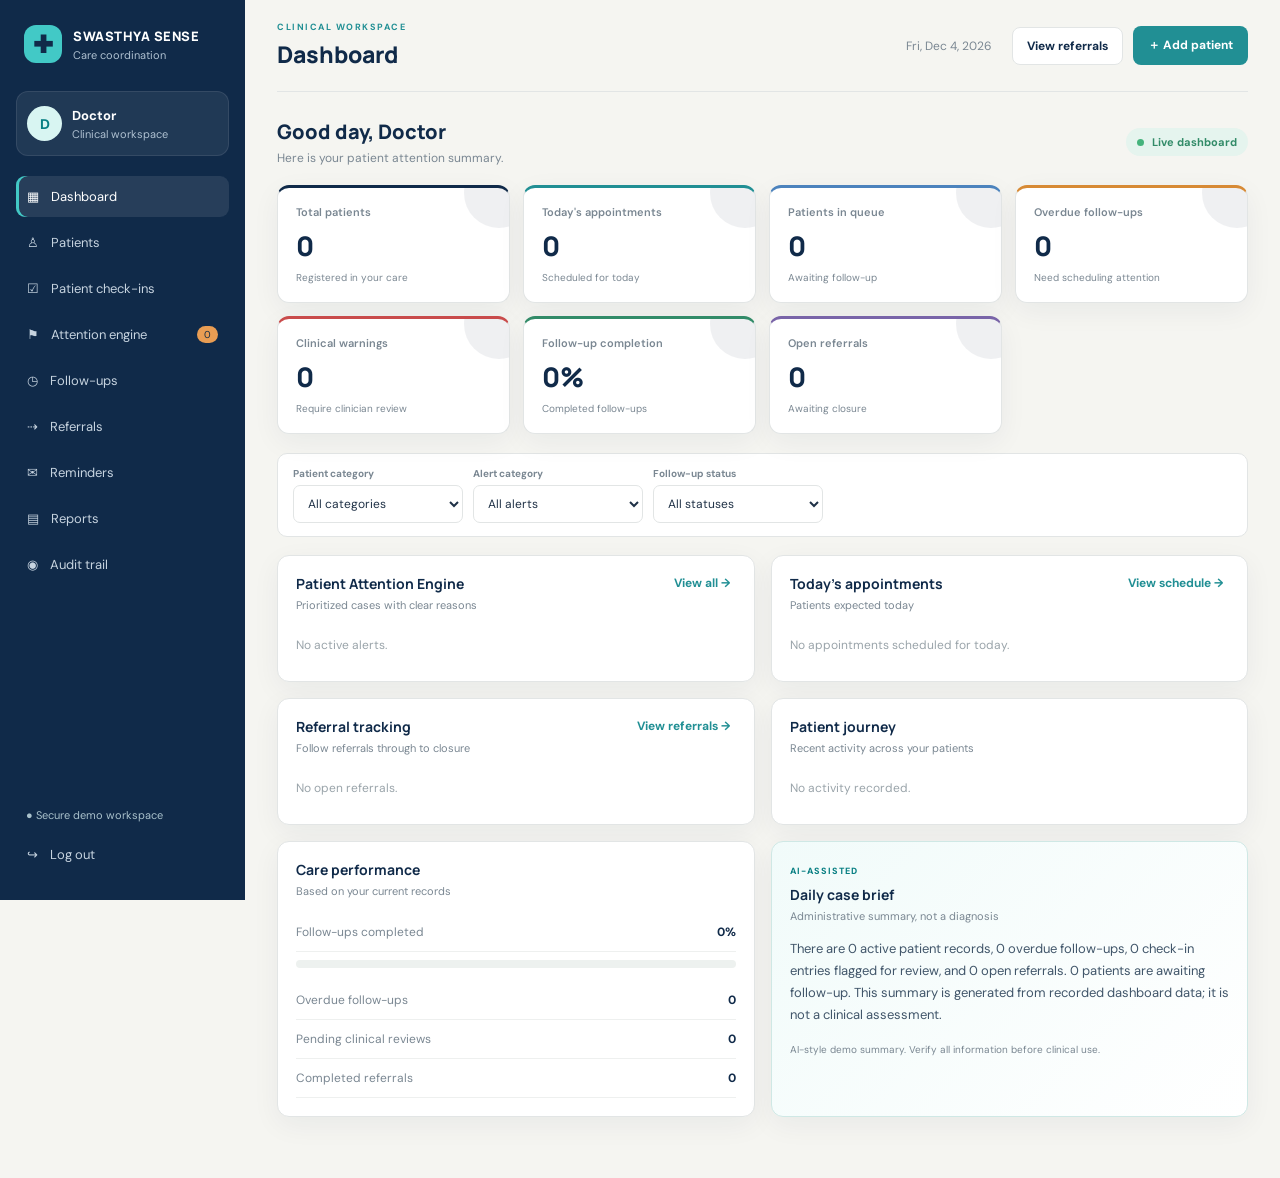
<file: www/doctor-dashboard.html>
<!DOCTYPE html>
<html lang="en">
<head>
  <meta charset="UTF-8">
  <meta name="viewport" content="width=device-width, initial-scale=1.0">
  <title>SWASTHYA SENSE | Doctor Dashboard</title>
  <link rel="stylesheet" href="doctor-dashboard.css">
</head>
<body data-dashboard="doctor">
  <aside class="sidebar">
    <div class="brand">
      <div class="brand-mark">✚</div>
      <div>
        <strong>SWASTHYA SENSE</strong>
        <small>Care coordination</small>
      </div>
    </div>

    <div class="doctor-mini">
      <div class="avatar" id="sidebarInitials">DR</div>
      <div>
        <b id="sidebarDoctorName">Doctor</b>
        <small>Clinical workspace</small>
      </div>
    </div>

    <nav id="mainNav">
      <button class="nav-link active" data-target="dashboard">▦ <span>Dashboard</span></button>
      <button class="nav-link" data-target="patients">♙ <span>Patients</span></button>
      <button class="nav-link" data-target="checkins">☑ <span>Patient check-ins</span></button>
      <button class="nav-link" data-target="attention">⚑ <span>Attention engine</span><i id="navAlertCount">0</i></button>
      <button class="nav-link" data-target="followups">◷ <span>Follow-ups</span></button>
      <button class="nav-link" data-target="referrals">⇢ <span>Referrals</span></button>
      <button class="nav-link" data-target="reminders">✉ <span>Reminders</span></button>
      <button class="nav-link" data-target="reports">▤ <span>Reports</span></button>
      <button class="nav-link" data-target="audit">◉ <span>Audit trail</span></button>
    </nav>

    <div class="sidebar-bottom">
      <div class="secure-note">● Secure demo workspace</div>
      <button class="nav-link" id="logoutBtn">↪ <span>Log out</span></button>
    </div>
  </aside>

  <main class="main">
    <header class="topbar">
      <div>
        <div class="eyebrow">CLINICAL WORKSPACE</div>
        <h1 id="pageTitle">Dashboard</h1>
      </div>
      <div class="top-actions">
        <span class="today" id="todayLabel"></span>
        <button class="btn btn-outline" id="viewReferralsBtn">View referrals</button>
        <button class="btn btn-primary" id="addPatientTop">＋ Add patient</button>
      </div>
    </header>

    <section class="section active" id="dashboard">
      <div class="welcome-row">
        <div>
          <h2>Good day, <span id="doctorGreeting">Doctor</span></h2>
          <p>Here is your patient attention summary.</p>
        </div>
        <span class="live-pill"><i></i> Live dashboard</span>
      </div>

      <div class="stat-grid">
        <article class="stat-card navy">
          <span>Total patients</span>
          <strong id="totalPatients">0</strong>
          <small>Registered in your care</small>
        </article>
        <article class="stat-card teal">
          <span>Today's appointments</span>
          <strong id="todayAppointments">0</strong>
          <small>Scheduled for today</small>
        </article>
        <article class="stat-card blue">
          <span>Patients in queue</span>
          <strong id="queueCount">0</strong>
          <small>Awaiting follow-up</small>
        </article>
        <article class="stat-card orange">
          <span>Overdue follow-ups</span>
          <strong id="overdueCount">0</strong>
          <small>Need scheduling attention</small>
        </article>
        <article class="stat-card red">
          <span>Clinical warnings</span>
          <strong id="clinicalCount">0</strong>
          <small>Require clinician review</small>
        </article>
        <article class="stat-card green">
          <span>Follow-up completion</span>
          <strong id="completionRate">0%</strong>
          <small>Completed follow-ups</small>
        </article>
        <article class="stat-card purple">
          <span>Open referrals</span>
          <strong id="openReferrals">0</strong>
          <small>Awaiting closure</small>
        </article>
      </div>

      <div class="filter-bar">
        <div>
          <label for="dashboardCategory">Patient category</label>
          <select id="dashboardCategory">
            <option value="">All categories</option>
            <option>General</option>
            <option>Pregnancy</option>
            <option>Chronic</option>
            <option>Post-illness</option>
          </select>
        </div>
        <div>
          <label for="dashboardAlert">Alert category</label>
          <select id="dashboardAlert">
            <option value="">All alerts</option>
            <option value="overdue">Overdue follow-up</option>
            <option value="clinical">Clinical warning</option>
          </select>
        </div>
        <div>
          <label for="dashboardStatus">Follow-up status</label>
          <select id="dashboardStatus">
            <option value="">All statuses</option>
            <option>Pending</option>
            <option>Completed</option>
            <option>Missed</option>
          </select>
        </div>
      </div>

      <div class="grid-two">
        <article class="panel">
          <div class="panel-head">
            <div>
              <h3>Patient Attention Engine</h3>
              <p>Prioritized cases with clear reasons</p>
            </div>
            <button class="text-btn" data-go="attention">View all →</button>
          </div>
          <div id="attentionList" class="stack-list empty-state">No active alerts.</div>
        </article>

        <article class="panel">
          <div class="panel-head">
            <div>
              <h3>Today's appointments</h3>
              <p>Patients expected today</p>
            </div>
            <button class="text-btn" data-go="followups">View schedule →</button>
          </div>
          <div id="appointmentList" class="stack-list empty-state">No appointments scheduled.</div>
        </article>

        <article class="panel">
          <div class="panel-head">
            <div>
              <h3>Referral tracking</h3>
              <p>Follow referrals through to closure</p>
            </div>
            <button class="text-btn" data-go="referrals">View referrals →</button>
          </div>
          <div id="referralList" class="stack-list empty-state">No referrals yet.</div>
        </article>

        <article class="panel">
          <div class="panel-head">
            <div>
              <h3>Patient journey</h3>
              <p>Recent activity across your patients</p>
            </div>
          </div>
          <div id="timeline" class="timeline empty-state">No activity recorded.</div>
        </article>
      </div>

      <div class="grid-two">
        <article class="panel">
          <div class="panel-head">
            <div>
              <h3>Care performance</h3>
              <p>Based on your current records</p>
            </div>
          </div>
          <div class="metric-row">
            <span>Follow-ups completed</span>
            <b id="analyticsCompletion">0%</b>
          </div>
          <div class="progress"><i id="completionBar"></i></div>
          <div class="metric-row">
            <span>Overdue follow-ups</span>
            <b id="analyticsOverdue">0</b>
          </div>
          <div class="metric-row">
            <span>Pending clinical reviews</span>
            <b id="analyticsReviews">0</b>
          </div>
          <div class="metric-row">
            <span>Completed referrals</span>
            <b id="analyticsReferrals">0</b>
          </div>
        </article>

        <article class="panel ai-panel">
          <div class="panel-head">
            <div>
              <span class="ai-tag">AI-ASSISTED</span>
              <h3>Daily case brief</h3>
              <p>Administrative summary, not a diagnosis</p>
            </div>
          </div>
          <p id="aiBrief">Your case brief will appear here as records are added.</p>
          <small>AI-style demo summary. Verify all information before clinical use.</small>
        </article>
      </div>
    </section>

    <section class="section" id="patients">
      <div class="section-heading">
        <div>
          <h2>Patient registry</h2>
          <p>Manage patient profiles and care status.</p>
        </div>
        <button class="btn btn-primary" id="addPatientBtn">＋ Add patient</button>
      </div>

      <div class="toolbar">
        <input id="patientSearch" type="search" placeholder="Search by patient name or ID">
        <select id="patientCategoryFilter">
          <option value="">All categories</option>
          <option>General</option>
          <option>Pregnancy</option>
          <option>Chronic</option>
          <option>Post-illness</option>
        </select>
        <select id="patientStatusFilter">
          <option value="">All statuses</option>
          <option>Pending</option>
          <option>Completed</option>
          <option>Missed</option>
          <option>Inactive</option>
        </select>
      </div>

      <div class="table-wrap">
        <table>
          <thead>
            <tr>
              <th>Patient</th><th>Age</th><th>Category</th>
              <th>Next follow-up</th><th>Status</th><th>Actions</th>
            </tr>
          </thead>
          <tbody id="patientTable"></tbody>
        </table>
      </div>
    </section>

    <section class="section" id="checkins">
      <div class="section-heading">
        <div>
          <h2>Patient check-ins</h2>
          <p>Record patient-reported updates and measurements.</p>
        </div>
        <button class="btn btn-primary" id="newCheckinBtn">＋ Record check-in</button>
      </div>
      <div class="panel">
        <div class="panel-head">
          <div>
            <h3>Check-in history</h3>
            <p>Compare each new entry with the previous check-in.</p>
          </div>
        </div>
        <div class="table-wrap">
          <table>
            <thead>
              <tr>
                <th>Date</th><th>Patient</th><th>Reported concern</th>
                <th>Measurements</th><th>Previous comparison</th><th>Consent</th>
              </tr>
            </thead>
            <tbody id="checkinTable"></tbody>
          </table>
        </div>
      </div>
    </section>

    <section class="section" id="attention">
      <div class="section-heading">
        <div>
          <h2>Attention engine</h2>
          <p>Administrative overdue alerts and configured warning signals.</p>
        </div>
        <button class="btn btn-outline" id="ruleInfoBtn">About alert rules</button>
      </div>
      <div class="notice">
        Alerts are prompts for qualified staff to review. They do not diagnose conditions or recommend treatment.
      </div>
      <div id="fullAttentionList" class="alert-grid"></div>
    </section>

    <section class="section" id="followups">
      <div class="section-heading">
        <div>
          <h2>Follow-up management</h2>
          <p>Track scheduled, completed, missed, and rescheduled follow-ups.</p>
        </div>
        <button class="btn btn-primary" id="scheduleFollowupBtn">＋ Schedule follow-up</button>
      </div>
      <div class="toolbar">
        <select id="followupFilter">
          <option value="">All follow-ups</option>
          <option>Pending</option>
          <option>Completed</option>
          <option>Missed</option>
        </select>
      </div>
      <div class="table-wrap">
        <table>
          <thead>
            <tr>
              <th>Patient</th><th>Patient ID</th><th>Due date</th>
              <th>Status</th><th>Contact attempts</th><th>Actions</th>
            </tr>
          </thead>
          <tbody id="followupTable"></tbody>
        </table>
      </div>
    </section>

    <section class="section" id="referrals">
      <div class="section-heading">
        <div>
          <h2>Referral coordination</h2>
          <p>Assign, monitor, and close referrals.</p>
        </div>
        <button class="btn btn-primary" id="newReferralBtn">＋ Create referral</button>
      </div>
      <div class="table-wrap">
        <table>
          <thead>
            <tr>
              <th>Patient</th><th>Referred to</th><th>Reason</th>
              <th>Assigned to</th><th>Status</th><th>Outcome</th><th>Actions</th>
            </tr>
          </thead>
          <tbody id="fullReferralList"></tbody>
        </table>
      </div>
    </section>

    <section class="section" id="reminders">
      <div class="section-heading">
        <div>
          <h2>Reminders & communication</h2>
          <p>Preview and log simulated SMS or WhatsApp reminders.</p>
        </div>
        <button class="btn btn-primary" id="newReminderBtn">＋ Create reminder</button>
      </div>
      <div class="notice">
        Messages are simulated in this frontend demo. No SMS or WhatsApp message is actually sent.
      </div>
      <div class="table-wrap">
        <table>
          <thead>
            <tr>
              <th>Patient</th><th>Channel</th><th>Message preview</th>
              <th>Scheduled</th><th>Status</th><th>Actions</th>
            </tr>
          </thead>
          <tbody id="reminderTable"></tbody>
        </table>
      </div>
    </section>

    <section class="section" id="reports">
      <div class="section-heading">
        <div>
          <h2>Reports & analytics</h2>
          <p>Operational metrics calculated from dashboard records.</p>
        </div>
        <button class="btn btn-primary" id="exportBtn">↓ Export CSV</button>
      </div>

      <div class="stat-grid compact-stats">
        <article class="stat-card navy"><span>Patients</span><strong id="reportPatients">0</strong></article>
        <article class="stat-card orange"><span>Overdue</span><strong id="reportOverdue">0</strong></article>
        <article class="stat-card teal"><span>Completion</span><strong id="reportCompletion">0%</strong></article>
        <article class="stat-card purple"><span>Closed referrals</span><strong id="reportClosed">0</strong></article>
      </div>

      <div class="grid-two">
        <article class="panel">
          <h3>Follow-up status breakdown</h3>
          <div id="statusChart" class="bar-chart"></div>
        </article>
        <article class="panel">
          <h3>Average response times</h3>
          <div class="metric-row"><span>Alert acknowledgement time</span><b id="avgAck">—</b></div>
          <div class="metric-row"><span>Referral completion time</span><b id="avgReferral">—</b></div>
          <div class="metric-row"><span>Missed follow-ups</span><b id="missedReport">0</b></div>
        </article>
      </div>

      <article class="panel">
        <h3>Follow-up trend</h3>
        <div id="trendChart" class="trend-chart"></div>
      </article>
    </section>

    <section class="section" id="audit">
      <div class="section-heading">
        <div>
          <h2>Audit trail</h2>
          <p>Traceable record of actions in this browser demo.</p>
        </div>
        <button class="btn btn-outline" id="clearAuditBtn">Clear demo log</button>
      </div>
      <div class="table-wrap">
        <table>
          <thead>
            <tr><th>Time</th><th>Actor</th><th>Action</th><th>Details</th></tr>
          </thead>
          <tbody id="auditList"></tbody>
        </table>
      </div>
    </section>
  </main>

  <div class="modal-backdrop" id="modalBackdrop">
    <div class="modal" role="dialog" aria-modal="true">
      <div class="modal-head">
        <div>
          <span class="eyebrow">SWASTHYA SENSE</span>
          <h2 id="modalTitle">Add patient</h2>
        </div>
        <button class="icon-btn" id="closeModal" aria-label="Close">×</button>
      </div>
      <div id="modalBody"></div>
    </div>
  </div>

  <div class="toast" id="toast"></div>
  <script src="doctor-dashboard.js"></script>
</body>
</html>
</file>
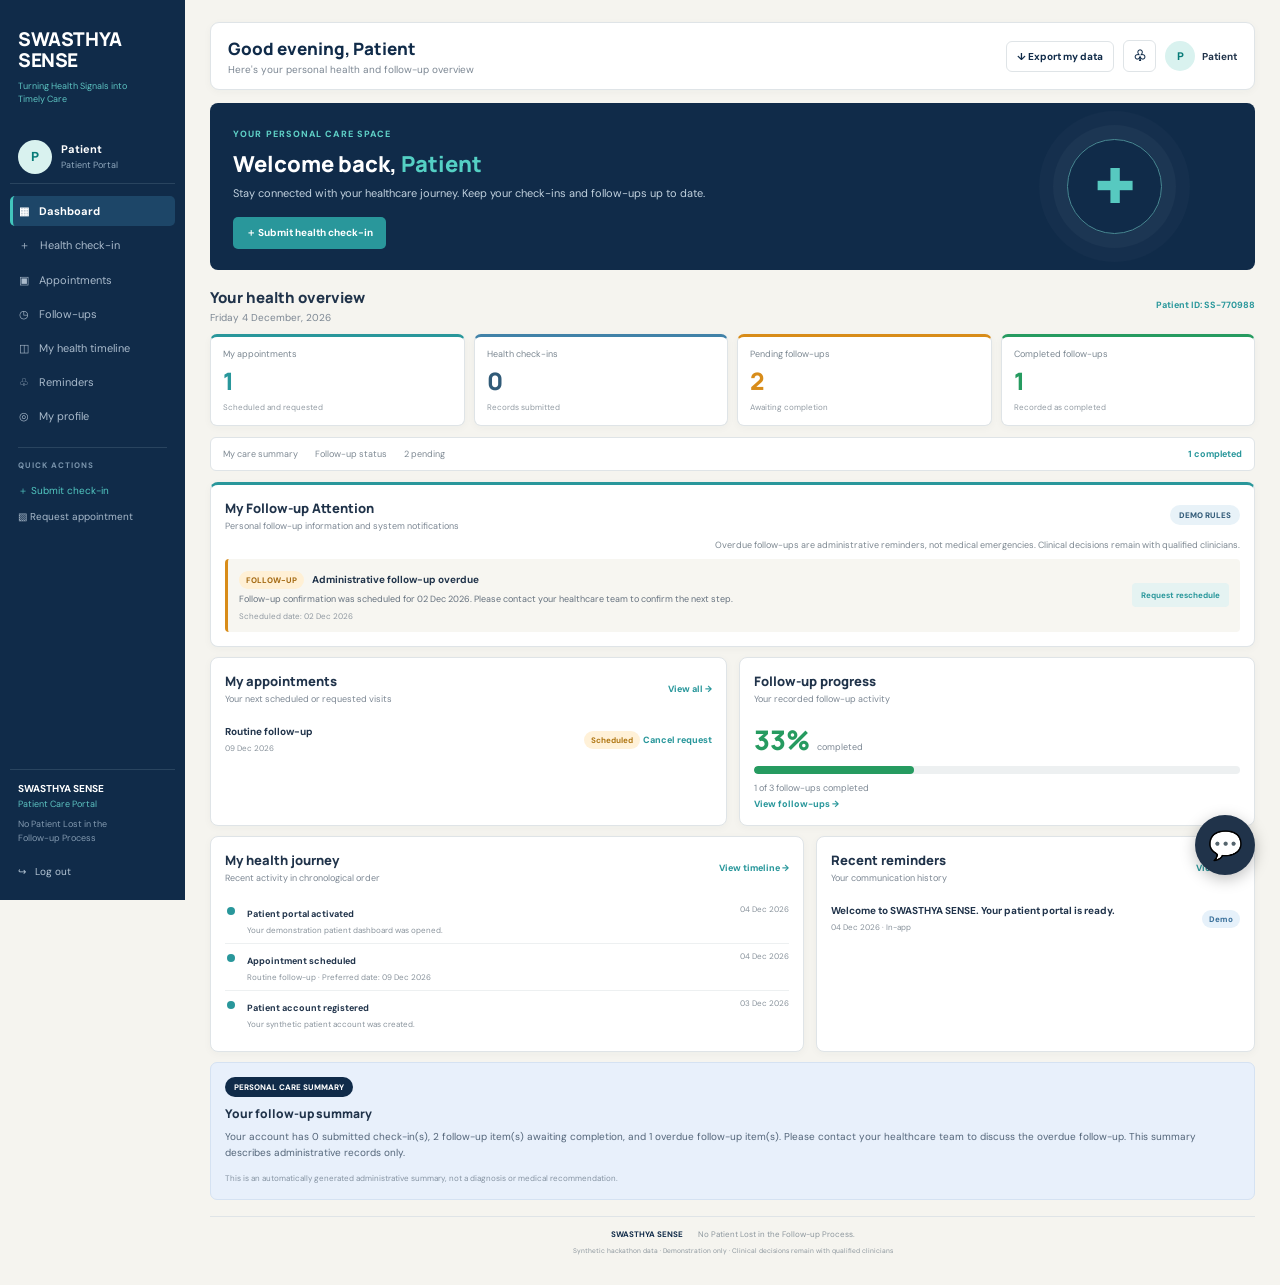
<file: www/patient-dashboard.html>
<!DOCTYPE html>
<html lang="en">
<head>
  <meta charset="UTF-8">
  <meta name="viewport" content="width=device-width, initial-scale=1.0">
  <meta name="theme-color" content="#102b49">
  <title>SWASTHYA SENSE | Patient Dashboard</title>
  <link rel="stylesheet" href="patient-dashboard.css">
  <link rel="preconnect" href="https://fonts.googleapis.com">
  <link href="https://fonts.googleapis.com/css2?family=DM+Sans:wght@400;500;600;700;800&family=Manrope:wght@500;600;700;800&display=swap" rel="stylesheet">
</head>
<body data-dashboard="patient">

<div class="layout">
  <aside class="sidebar" id="sidebar">
    <div class="brand">
      <div class="brand-mark">✚</div>
      <div>
        <h2>SWASTHYA<br>SENSE</h2>
        <p>Turning Health Signals into<br>Timely Care</p>
      </div>
    </div>

    <div class="side-profile">
      <div class="avatar" id="sideAvatar">P</div>
      <div class="side-profile-text">
        <strong id="sideName">Patient</strong>
        <small>Patient Portal</small>
      </div>
    </div>

    <nav class="navigation">
      <button class="nav-link active" data-page="dashboard">▦ <span>Dashboard</span></button>
      <button class="nav-link" data-page="checkin">＋ <span>Health check-in</span></button>
      <button class="nav-link" data-page="appointments">▣ <span>Appointments</span></button>
      <button class="nav-link" data-page="followups">◷ <span>Follow-ups</span></button>
      <button class="nav-link" data-page="timeline">◫ <span>My health timeline</span></button>
      <button class="nav-link" data-page="reminders">♧ <span>Reminders</span></button>
      <button class="nav-link" data-page="profile">◎ <span>My profile</span></button>
    </nav>

    <div class="quick-actions">
      <p>QUICK ACTIONS</p>
      <button data-open-page="checkin">＋ Submit check-in</button>
      <button data-open-page="appointments">▧ Request appointment</button>
    </div>

    <div class="sidebar-bottom">
      <div class="staff-mini">
        <strong>SWASTHYA SENSE</strong>
        <span>Patient Care Portal</span>
        <small>No Patient Lost in the<br>Follow-up Process</small>
      </div>
      <button class="logout-btn" id="logoutBtn">↪ &nbsp; Log out</button>
    </div>
  </aside>

  <main class="main">
    <header class="topbar">
      <button class="mobile-menu" id="mobileMenu">☰</button>
      <div>
        <h1 id="pageHeading">Good morning, Patient</h1>
        <p id="pageSubheading">Here's your personal health and follow-up overview</p>
      </div>
      <div class="topbar-actions">
        <button class="outline-btn" id="exportBtn">↓ Export my data</button>
        <button class="notification-btn" id="notificationBtn" aria-label="Open reminders">♧</button>
        <div class="top-user">
          <div class="avatar small" id="topAvatar">P</div>
          <strong id="topName">Patient</strong>
        </div>
      </div>
    </header>

    <!-- DASHBOARD -->
    <section class="page active" id="dashboard">
      <div class="welcome-strip">
        <div>
          <span class="overline">YOUR PERSONAL CARE SPACE</span>
          <h2>Welcome back, <span id="welcomeName">Patient</span></h2>
          <p>Stay connected with your healthcare journey. Keep your check-ins and follow-ups up to date.</p>
          <button class="primary-btn" data-open-page="checkin">＋ Submit health check-in</button>
        </div>
        <div class="welcome-symbol">✚</div>
      </div>

      <div class="section-title">
        <div>
          <h2>Your health overview</h2>
          <p id="todayLabel">Your personal care summary</p>
        </div>
        <span class="patient-id" id="headerPatientId">Patient ID: —</span>
      </div>

      <div class="metrics-grid">
        <article class="metric-card accent-teal">
          <span>My appointments</span>
          <strong id="metricAppointments">0</strong>
          <small>Scheduled and requested</small>
        </article>
        <article class="metric-card accent-blue">
          <span>Health check-ins</span>
          <strong id="metricCheckins">0</strong>
          <small>Records submitted</small>
        </article>
        <article class="metric-card accent-orange">
          <span>Pending follow-ups</span>
          <strong id="metricPending">0</strong>
          <small>Awaiting completion</small>
        </article>
        <article class="metric-card accent-green">
          <span>Completed follow-ups</span>
          <strong id="metricCompleted">0</strong>
          <small>Recorded as completed</small>
        </article>
      </div>

      <div class="filter-strip">
        <span>My care summary</span>
        <span>Follow-up status</span>
        <span id="summaryPending">0 pending</span>
        <span id="summaryCompleted">0 completed</span>
      </div>

      <div class="panel attention-panel">
        <div class="panel-heading">
          <div>
            <h2>My Follow-up Attention</h2>
            <p>Personal follow-up information and system notifications</p>
          </div>
          <span class="prototype-label">DEMO RULES</span>
        </div>
        <p class="attention-note">Overdue follow-ups are administrative reminders, not medical emergencies. Clinical decisions remain with qualified clinicians.</p>
        <div id="attentionList"></div>
      </div>

      <div class="two-columns">
        <div class="panel">
          <div class="panel-heading">
            <div>
              <h2>My appointments</h2>
              <p>Your next scheduled or requested visits</p>
            </div>
            <button class="small-link" data-open-page="appointments">View all →</button>
          </div>
          <div id="appointmentPreview"></div>
        </div>

        <div class="panel">
          <div class="panel-heading">
            <div>
              <h2>Follow-up progress</h2>
              <p>Your recorded follow-up activity</p>
            </div>
          </div>
          <div class="progress-heading">
            <strong id="progressPercent">0%</strong>
            <span>completed</span>
          </div>
          <div class="progress-track"><div id="progressBar"></div></div>
          <p class="muted" id="progressText">0 of 0 follow-ups completed</p>
          <button class="small-link" data-open-page="followups">View follow-ups →</button>
        </div>
      </div>

      <div class="two-columns lower-columns">
        <div class="panel">
          <div class="panel-heading">
            <div>
              <h2>My health journey</h2>
              <p>Recent activity in chronological order</p>
            </div>
            <button class="small-link" data-open-page="timeline">View timeline →</button>
          </div>
          <div id="timelinePreview" class="timeline"></div>
        </div>

        <div class="panel">
          <div class="panel-heading">
            <div>
              <h2>Recent reminders</h2>
              <p>Your communication history</p>
            </div>
            <button class="small-link" data-open-page="reminders">View all →</button>
          </div>
          <div id="reminderPreview"></div>
        </div>
      </div>

      <div class="ai-brief">
        <div class="ai-pill">PERSONAL CARE SUMMARY</div>
        <h3>Your follow-up summary</h3>
        <p id="personalBrief">Your personal care summary will appear here as you use the dashboard.</p>
        <small>This is an automatically generated administrative summary, not a diagnosis or medical recommendation.</small>
      </div>
    </section>

    <!-- CHECK-IN -->
    <section class="page" id="checkin">
      <div class="page-title">
        <h2>Health check-in</h2>
        <p>Share an update with your healthcare team.</p>
      </div>

      <form class="panel form-panel" id="checkinForm">
        <h3>How are you feeling today?</h3>
        <p class="muted">Your responses will be recorded as patient-reported information.</p>

        <label for="feeling">Overall wellbeing *</label>
        <select id="feeling" required>
          <option value="">Select an option</option>
          <option>Feeling well</option>
          <option>Feeling okay</option>
          <option>Not feeling well</option>
          <option>I would like my healthcare team to contact me</option>
        </select>

        <label for="symptoms">Symptoms or concerns</label>
        <textarea id="symptoms" rows="4" placeholder="Describe anything you would like your healthcare team to know..."></textarea>

        <h3 class="form-section-heading">Measurements (optional)</h3>
        <p class="muted">Enter values only if you have measured them. Do not guess.</p>

        <div class="form-grid">
          <div>
            <label for="bp">Blood pressure</label>
            <input id="bp" placeholder="e.g. 120/80">
          </div>
          <div>
            <label for="pulse">Pulse (bpm)</label>
            <input id="pulse" type="number" min="1" max="250" placeholder="Optional">
          </div>
          <div>
            <label for="temperature">Temperature (°C)</label>
            <input id="temperature" type="number" min="30" max="45" step="0.1" placeholder="Optional">
          </div>
          <div>
            <label for="weight">Weight (kg)</label>
            <input id="weight" type="number" min="1" max="500" step="0.1" placeholder="Optional">
          </div>
        </div>

        <label for="checkinNotes">Additional notes</label>
        <textarea id="checkinNotes" rows="3" placeholder="Anything else you want to share?"></textarea>

        <div class="info-note">Your measurements and symptoms are labelled as patient-reported. They are not automatically verified by a clinician.</div>
        <button class="primary-btn" type="submit">Submit check-in</button>
        <p class="feedback" id="checkinFeedback" role="status"></p>
      </form>

      <div class="panel">
        <div class="panel-heading"><div><h2>Previous check-ins</h2><p>Your submitted records</p></div></div>
        <div id="checkinHistory"></div>
      </div>
    </section>

    <!-- APPOINTMENTS -->
    <section class="page" id="appointments">
      <div class="page-title page-title-row">
        <div><h2>My appointments</h2><p>View and request appointments with your healthcare team.</p></div>
        <button class="primary-btn" id="newAppointmentBtn">＋ Request appointment</button>
      </div>
      <div class="panel">
        <div class="panel-heading"><div><h2>Appointment records</h2><p>Requests and scheduled visits</p></div></div>
        <div id="appointmentsList"></div>
      </div>
    </section>

    <!-- FOLLOW-UPS -->
    <section class="page" id="followups">
      <div class="page-title">
        <h2>My follow-ups</h2>
        <p>Track pending, overdue and completed follow-up activities.</p>
      </div>
      <div class="metrics-grid followup-metrics">
        <article class="metric-card accent-orange"><span>Pending</span><strong id="followPendingCount">0</strong></article>
        <article class="metric-card accent-red"><span>Overdue</span><strong id="followOverdueCount">0</strong></article>
        <article class="metric-card accent-green"><span>Completed</span><strong id="followCompletedCount">0</strong></article>
      </div>
      <div class="panel">
        <div class="panel-heading"><div><h2>Follow-up schedule</h2><p>Contact your healthcare team if you need help with a scheduled follow-up.</p></div></div>
        <div id="followupsList"></div>
      </div>
    </section>

    <!-- TIMELINE -->
    <section class="page" id="timeline">
      <div class="page-title">
        <h2>My health timeline</h2>
        <p>Your personal record of check-ins, appointments and follow-up activity.</p>
      </div>
      <div class="panel">
        <div class="panel-heading"><div><h2>Patient journey</h2><p>Chronological activity history</p></div></div>
        <div id="fullTimeline" class="timeline"></div>
      </div>
    </section>

    <!-- REMINDERS -->
    <section class="page" id="reminders">
      <div class="page-title">
        <h2>Reminders & communication</h2>
        <p>Manage your preferences and review reminder history.</p>
      </div>
      <div class="panel">
        <div class="panel-heading">
          <div><h2>Reminder history</h2><p>Demo reminders are simulated; no messages are sent.</p></div>
          <button class="secondary-btn" id="simulateReminderBtn">＋ Simulate reminder</button>
        </div>
        <div id="remindersList"></div>
      </div>

      <form class="panel form-panel" id="preferencesForm">
        <h3>Communication preferences</h3>
        <label for="channel">Preferred communication channel</label>
        <select id="channel"><option>SMS</option><option>WhatsApp</option><option>Phone call</option></select>

        <label for="language">Preferred language</label>
        <select id="language"><option>English</option><option>Hindi</option><option>Assamese</option></select>

        <label class="consent-label"><input type="checkbox" id="consent"> I consent to receive follow-up reminders through my selected channel.</label>
        <button class="primary-btn" type="submit">Save preferences</button>
        <p class="feedback" id="preferencesFeedback" role="status"></p>
      </form>
    </section>

    <!-- PROFILE -->
    <section class="page" id="profile">
      <div class="page-title">
        <h2>My profile</h2>
        <p>Review and update your basic account details.</p>
      </div>
      <form class="panel form-panel" id="profileForm">
        <div class="profile-heading">
          <div class="avatar profile-avatar" id="profileAvatar">P</div>
          <div><h3 id="profileDisplayName">Patient</h3><p class="muted">Patient account</p></div>
        </div>

        <label for="profileName">Full name</label>
        <input id="profileName" required>

        <label for="profileEmail">Email address</label>
        <input id="profileEmail" type="email" required>

        <label for="profilePatientId">Patient ID</label>
        <input id="profilePatientId" readonly>

        <button class="primary-btn" type="submit">Save profile</button>
        <p class="feedback" id="profileFeedback" role="status"></p>
      </form>
    </section>

    <footer class="footer">
      <strong>SWASTHYA SENSE</strong>
      <span>No Patient Lost in the Follow-up Process.</span>
      <small>Synthetic hackathon data · Demonstration only · Clinical decisions remain with qualified clinicians</small>
    </footer>
  </main>
</div>

<!-- APPOINTMENT MODAL -->
<div class="modal-backdrop" id="appointmentModal" hidden>
  <form class="modal" id="appointmentForm">
    <button type="button" class="modal-close" id="closeModal">×</button>
    <h2>Request an appointment</h2>
    <p>Your request will be recorded for healthcare team review in this demo.</p>

    <label for="appointmentDate">Preferred date *</label>
    <input type="date" id="appointmentDate" required>

    <label for="appointmentReason">Reason for appointment *</label>
    <select id="appointmentReason" required>
      <option value="">Choose a reason</option>
      <option>Routine follow-up</option>
      <option>Review my recent check-in</option>
      <option>Discuss a health concern</option>
      <option>Reschedule an appointment</option>
      <option>Other</option>
    </select>

    <label for="appointmentNotes">Additional information</label>
    <textarea id="appointmentNotes" rows="3" placeholder="Optional details"></textarea>
    <button class="primary-btn" type="submit">Submit request</button>
  </form>
</div>

<div class="toast" id="toast" role="status"></div>
<script src="patient-dashboard.js"></script>
<!-- SWASTHYA SENSE AI ASSISTANT -->
<div id="ai-chat-button" onclick="toggleAIChat()">
    💬
</div>

<div id="ai-chat-window" class="ai-chat-hidden">

    <div class="ai-chat-header">
        <span>SWASTHYA SENSE AI</span>
        <button onclick="toggleAIChat()">✕</button>
    </div>

    <div id="ai-chat-messages">
        <div class="ai-message ai-bot">
            Hello! I'm your AI Health Assistant.
            How can I help you today?
        </div>
    </div>

    <div class="ai-chat-controls">
        <select id="ai-language">
            <option value="English">English</option>
            <option value="Hindi">हिन्दी</option>
            <option value="Marathi">मराठी</option>
        </select>

        <input
            type="text"
            id="ai-user-input"
            placeholder="Ask your health question..."
        >

        <button onclick="sendAIMessage()">Send</button>
    </div>

</div>
</body>
</html>
</file>
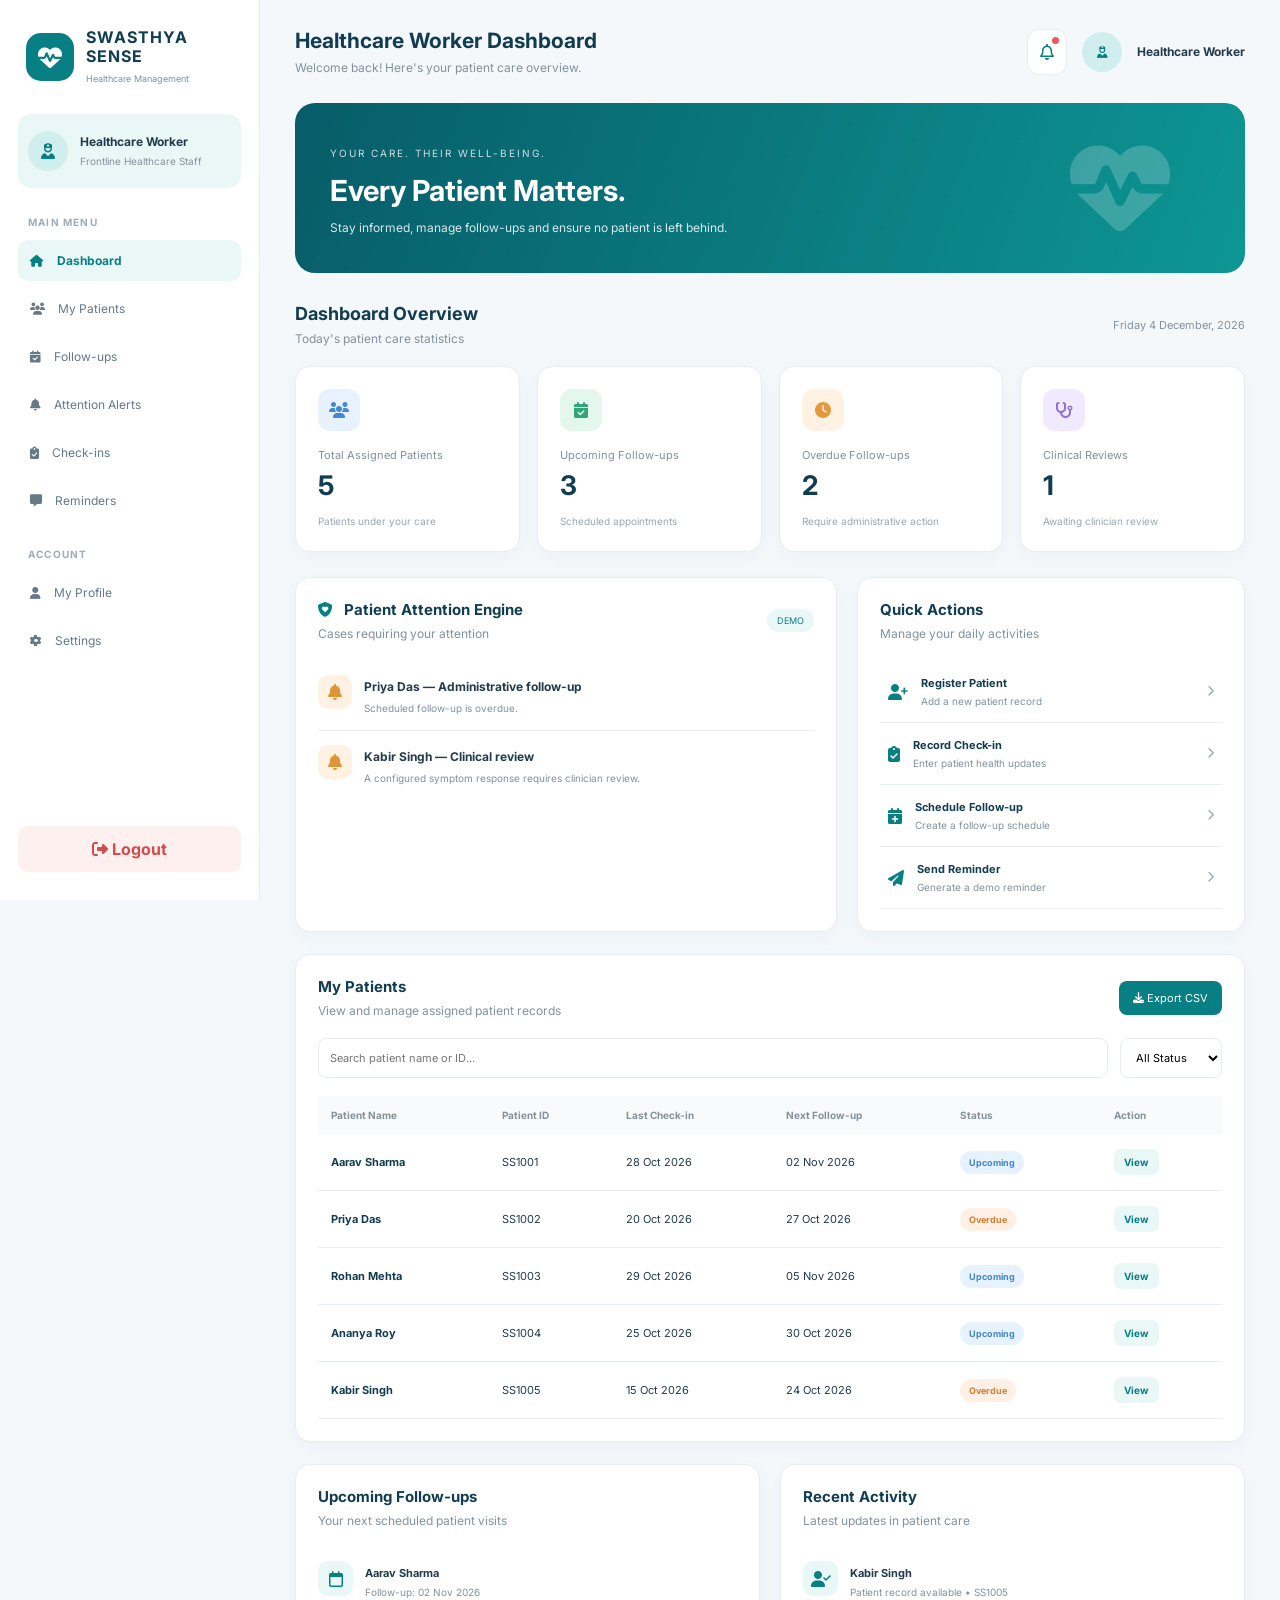
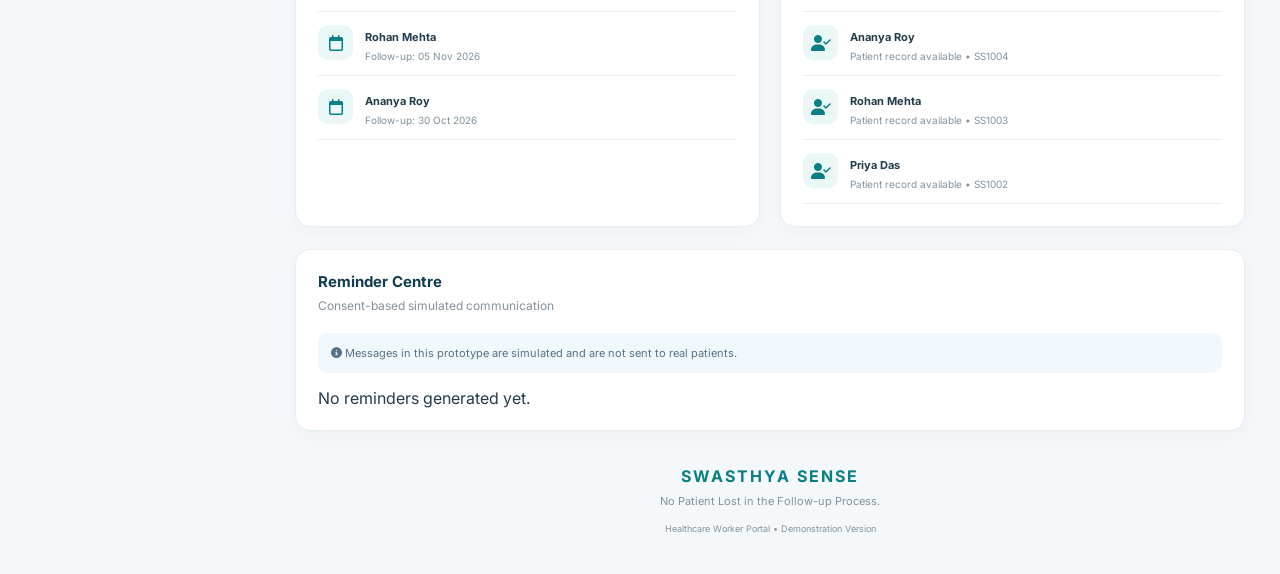
<file: www/worker-dashboard.html>
<!DOCTYPE html>
<html lang="en">
<head>
    <meta charset="UTF-8">
    <meta name="viewport" content="width=device-width, initial-scale=1.0">
    <title>Swasthya Sense | Worker Dashboard</title>
    <link rel="stylesheet" href="worker-dashboard.css">
    <link rel="preconnect" href="https://fonts.googleapis.com">
    <link href="https://fonts.googleapis.com/css2?family=Inter:wght@400;500;600;700;800&display=swap" rel="stylesheet">
    <link rel="stylesheet" href="https://cdnjs.cloudflare.com/ajax/libs/font-awesome/6.5.2/css/all.min.css">
</head>
<body data-dashboard="worker">

<div class="layout">

    <aside class="sidebar">
        <div class="brand">
            <div class="logo"><i class="fa-solid fa-heart-pulse"></i></div>
            <div>
                <h2>SWASTHYA<br>SENSE</h2>
                <small>Healthcare Management</small>
            </div>
        </div>

        <div class="profile">
            <div class="avatar"><i class="fa-solid fa-user-nurse"></i></div>
            <div>
                <h4 id="workerName">Healthcare Worker</h4>
                <small>Frontline Healthcare Staff</small>
            </div>
        </div>

        <p class="menu-label">MAIN MENU</p>

        <nav>
            <a href="#overview" class="nav-link active"><i class="fa-solid fa-house"></i> Dashboard</a>
            <a href="#patients" class="nav-link"><i class="fa-solid fa-users"></i> My Patients</a>
            <a href="#followups" class="nav-link"><i class="fa-solid fa-calendar-check"></i> Follow-ups</a>
            <a href="#alerts" class="nav-link"><i class="fa-solid fa-bell"></i> Attention Alerts</a>
            <a href="#checkins" class="nav-link"><i class="fa-solid fa-clipboard-check"></i> Check-ins</a>
            <a href="#reminders" class="nav-link"><i class="fa-solid fa-message"></i> Reminders</a>
        </nav>

        <p class="menu-label">ACCOUNT</p>
        <nav>
            <a href="#profile" class="nav-link"><i class="fa-solid fa-user"></i> My Profile</a>
            <a href="#settings" class="nav-link"><i class="fa-solid fa-gear"></i> Settings</a>
        </nav>

        <button class="logout" id="logoutBtn">
            <i class="fa-solid fa-right-from-bracket"></i> Logout
        </button>
    </aside>

    <main class="main">

        <header class="topbar">
            <div>
                <h2>Healthcare Worker Dashboard</h2>
                <p>Welcome back! Here's your patient care overview.</p>
            </div>
            <div class="top-actions">
                <button class="notification" id="notificationBtn">
                    <i class="fa-regular fa-bell"></i>
                    <span></span>
                </button>
                <div class="top-user">
                    <div class="mini-avatar"><i class="fa-solid fa-user-nurse"></i></div>
                    <strong id="topWorkerName">Healthcare Worker</strong>
                </div>
            </div>
        </header>

        <section id="overview">
            <div class="welcome-banner">
                <div>
                    <span>YOUR CARE. THEIR WELL-BEING.</span>
                    <h1>Every Patient Matters.</h1>
                    <p>Stay informed, manage follow-ups and ensure no patient is left behind.</p>
                </div>
                <i class="fa-solid fa-heart-pulse banner-icon"></i>
            </div>

            <div class="section-heading">
                <div>
                    <h2>Dashboard Overview</h2>
                    <p>Today's patient care statistics</p>
                </div>
                <span id="todayDate"></span>
            </div>

            <div class="stats-grid">
                <div class="stat-card">
                    <div class="stat-icon blue"><i class="fa-solid fa-users"></i></div>
                    <p>Total Assigned Patients</p>
                    <h2 id="totalPatients">0</h2>
                    <small>Patients under your care</small>
                </div>

                <div class="stat-card">
                    <div class="stat-icon green"><i class="fa-solid fa-calendar-check"></i></div>
                    <p>Upcoming Follow-ups</p>
                    <h2 id="upcomingCount">0</h2>
                    <small>Scheduled appointments</small>
                </div>

                <div class="stat-card">
                    <div class="stat-icon orange"><i class="fa-solid fa-clock"></i></div>
                    <p>Overdue Follow-ups</p>
                    <h2 id="overdueCount">0</h2>
                    <small>Require administrative action</small>
                </div>

                <div class="stat-card">
                    <div class="stat-icon purple"><i class="fa-solid fa-stethoscope"></i></div>
                    <p>Clinical Reviews</p>
                    <h2 id="clinicalCount">0</h2>
                    <small>Awaiting clinician review</small>
                </div>
            </div>
        </section>

        <section class="content-grid">

            <div class="panel" id="alerts">
                <div class="panel-heading">
                    <div>
                        <h3><i class="fa-solid fa-shield-heart"></i> Patient Attention Engine</h3>
                        <p>Cases requiring your attention</p>
                    </div>
                    <span class="live-tag">DEMO</span>
                </div>

                <div id="alertList"></div>
            </div>

            <div class="panel">
                <div class="panel-heading">
                    <div>
                        <h3>Quick Actions</h3>
                        <p>Manage your daily activities</p>
                    </div>
                </div>

                <button class="action-btn" id="addPatientBtn">
                    <i class="fa-solid fa-user-plus"></i>
                    <span><strong>Register Patient</strong><small>Add a new patient record</small></span>
                    <i class="fa-solid fa-chevron-right"></i>
                </button>

                <button class="action-btn" id="checkinBtn">
                    <i class="fa-solid fa-clipboard-check"></i>
                    <span><strong>Record Check-in</strong><small>Enter patient health updates</small></span>
                    <i class="fa-solid fa-chevron-right"></i>
                </button>

                <button class="action-btn" id="scheduleBtn">
                    <i class="fa-solid fa-calendar-plus"></i>
                    <span><strong>Schedule Follow-up</strong><small>Create a follow-up schedule</small></span>
                    <i class="fa-solid fa-chevron-right"></i>
                </button>

                <button class="action-btn" id="reminderBtn">
                    <i class="fa-solid fa-paper-plane"></i>
                    <span><strong>Send Reminder</strong><small>Generate a demo reminder</small></span>
                    <i class="fa-solid fa-chevron-right"></i>
                </button>
            </div>
        </section>

        <section class="panel table-panel" id="patients">
            <div class="panel-heading">
                <div>
                    <h3>My Patients</h3>
                    <p>View and manage assigned patient records</p>
                </div>
                <button class="primary-btn" id="exportBtn"><i class="fa-solid fa-download"></i> Export CSV</button>
            </div>

            <div class="filters">
                <input type="search" id="patientSearch" placeholder="Search patient name or ID...">
                <select id="statusFilter">
                    <option value="all">All Status</option>
                    <option value="Upcoming">Upcoming</option>
                    <option value="Overdue">Overdue</option>
                    <option value="Completed">Completed</option>
                </select>
            </div>

            <div class="table-scroll">
                <table>
                    <thead>
                        <tr>
                            <th>Patient Name</th>
                            <th>Patient ID</th>
                            <th>Last Check-in</th>
                            <th>Next Follow-up</th>
                            <th>Status</th>
                            <th>Action</th>
                        </tr>
                    </thead>
                    <tbody id="patientTable"></tbody>
                </table>
            </div>
        </section>

        <section class="content-grid bottom-grid">

            <div class="panel" id="followups">
                <div class="panel-heading">
                    <div>
                        <h3>Upcoming Follow-ups</h3>
                        <p>Your next scheduled patient visits</p>
                    </div>
                </div>
                <div id="followupList"></div>
            </div>

            <div class="panel" id="checkins">
                <div class="panel-heading">
                    <div>
                        <h3>Recent Activity</h3>
                        <p>Latest updates in patient care</p>
                    </div>
                </div>
                <div id="activityList"></div>
            </div>

        </section>

        <section class="panel" id="reminders">
            <div class="panel-heading">
                <div>
                    <h3>Reminder Centre</h3>
                    <p>Consent-based simulated communication</p>
                </div>
            </div>
            <p class="reminder-note">
                <i class="fa-solid fa-circle-info"></i>
                Messages in this prototype are simulated and are not sent to real patients.
            </p>
            <div id="reminderHistory">No reminders generated yet.</div>
        </section>

        <footer>
            <h4>SWASTHYA SENSE</h4>
            <p>No Patient Lost in the Follow-up Process.</p>
            <small>Healthcare Worker Portal • Demonstration Version</small>
        </footer>

    </main>
</div>

<!-- MODAL -->
<div class="modal" id="modal">
    <div class="modal-box">
        <button class="close-modal" id="closeModal">&times;</button>
        <h2 id="modalTitle">Action</h2>
        <div id="modalContent"></div>
    </div>
</div>

<script src="worker-dashboard.js"></script>
</body>
</html>
</file>
<file: source/style.css>
:root {
  --primary: #087f75;
  --dark: #075b55;
  --light: #e8f5f2;
  --background: #f4f8f7;
  --white: #ffffff;
  --text: #193b38;
  --muted: #78908c;
  --border: #e2ece9;
  --orange: #ed9d43;
  --red: #d94b56;
  --shadow: 0 8px 28px rgba(15, 74, 65, .07);
}

* {
  margin: 0;
  padding: 0;
  box-sizing: border-box;
}

body {
  font-family: 'Inter', sans-serif;
  background: var(--background);
  color: var(--text);
}

.hidden {
  display: none !important;
}

/* LOGIN */

.login-page {
  min-height: 100vh;
  display: grid;
  place-items: center;
  padding: 20px;
  background: linear-gradient(135deg, #dff2ed, #f6fbf9);
}

.login-card {
  background: white;
  padding: 38px;
  border-radius: 22px;
  width: 100%;
  max-width: 430px;
  box-shadow: var(--shadow);
}

.logo {
  background: var(--primary);
  color: white;
  width: 55px;
  height: 55px;
  border-radius: 16px;
  display: grid;
  place-items: center;
  font-size: 30px;
  margin-bottom: 15px;
}

.login-card h1 {
  color: var(--primary);
  font-size: 24px;
  font-weight: 800;
}

.tagline {
  color: var(--muted);
  font-size: 12px;
  margin: 8px 0 30px;
}

.login-card h2 {
  margin-bottom: 8px;
}

.login-card > p {
  color: var(--muted);
  font-size: 13px;
  margin-bottom: 18px;
}

label {
  display: block;
  margin: 15px 0 7px;
  font-size: 13px;
  font-weight: 600;
}

input, select, textarea {
  width: 100%;
  border: 1px solid var(--border);
  background: #fbfdfc;
  padding: 13px;
  border-radius: 9px;
  font-family: inherit;
  font-size: 14px;
  outline: none;
  color: var(--text);
}

input:focus, select:focus, textarea:focus {
  border-color: var(--primary);
}

.primary-btn {
  width: 100%;
  padding: 14px;
  border: none;
  border-radius: 10px;
  background: var(--primary);
  color: white;
  font-weight: 700;
  cursor: pointer;
  margin-top: 22px;
  transition: .2s;
}

.primary-btn:hover {
  background: var(--dark);
  transform: translateY(-1px);
}

.offline-note {
  color: var(--primary) !important;
  text-align: center;
  margin-top: 22px !important;
  font-size: 12px !important;
}

.error {
  color: var(--red) !important;
  margin-top: 12px;
}

/* APPLICATION */

.app {
  display: flex;
  min-height: 100vh;
}

.sidebar {
  width: 255px;
  background: white;
  border-right: 1px solid var(--border);
  padding: 25px 17px;
  display: flex;
  flex-direction: column;
  flex-shrink: 0;
}

.brand {
  display: flex;
  align-items: center;
  gap: 12px;
  padding: 0 10px 30px;
  color: var(--primary);
}

.brand span {
  background: var(--light);
  padding: 10px;
  border-radius: 12px;
  font-size: 22px;
}

.brand strong {
  display: block;
  font-size: 15px;
}

.brand small {
  letter-spacing: 4px;
  font-size: 10px;
}

.profile-mini {
  display: flex;
  align-items: center;
  gap: 12px;
  padding: 15px 9px;
  border-block: 1px solid var(--border);
  margin-bottom: 20px;
}

.profile-mini strong {
  font-size: 13px;
  display: block;
}

.profile-mini small {
  color: var(--muted);
  font-size: 11px;
  text-transform: capitalize;
}

.avatar {
  width: 39px;
  height: 39px;
  border-radius: 50%;
  display: grid;
  place-items: center;
  background: var(--light);
  color: var(--primary);
  font-weight: 800;
}

nav {
  display: flex;
  flex-direction: column;
  gap: 7px;
}

.nav-btn {
  padding: 13px 12px;
  border: none;
  text-align: left;
  background: transparent;
  color: #667e79;
  border-radius: 9px;
  font-size: 13px;
  cursor: pointer;
}

.nav-btn:hover, .nav-btn.active {
  background: var(--light);
  color: var(--primary);
  font-weight: 700;
}

.logout-btn {
  margin-top: auto;
  padding: 13px;
  border: none;
  background: #fff0f0;
  color: var(--red);
  border-radius: 9px;
  cursor: pointer;
  font-weight: 600;
}

.main-content {
  flex: 1;
  padding: 28px 35px;
  min-width: 0;
}

.topbar {
  display: flex;
  justify-content: space-between;
  align-items: center;
  margin-bottom: 28px;
}

.topbar h2 {
  font-size: 23px;
}

.topbar p {
  color: var(--muted);
  font-size: 12px;
  margin-top: 7px;
}

.top-user {
  display: flex;
  align-items: center;
  gap: 12px;
  font-size: 13px;
  font-weight: 600;
}

/* DASHBOARD */

.welcome-banner {
  background: linear-gradient(110deg, #087f75, #19a18c);
  color: white;
  padding: 28px;
  border-radius: 17px;
  margin-bottom: 24px;
}

.welcome-banner h2 {
  font-size: 22px;
  margin-bottom: 10px;
}

.welcome-banner p {
  font-size: 13px;
  opacity: .9;
}

.stats-grid {
  display: grid;
  grid-template-columns: repeat(4, 1fr);
  gap: 16px;
  margin-bottom: 23px;
}

.stat-card, .panel {
  background: white;
  border: 1px solid var(--border);
  border-radius: 14px;
  padding: 20px;
  box-shadow: var(--shadow);
}

.stat-card small {
  color: var(--muted);
  font-size: 12px;
}

.stat-card h2 {
  font-size: 27px;
  margin: 13px 0 5px;
  color: var(--primary);
}

.stat-card p {
  font-size: 11px;
  color: var(--muted);
}

.section-grid {
  display: grid;
  grid-template-columns: 1.4fr 1fr;
  gap: 18px;
  margin-bottom: 20px;
}

.panel h3 {
  font-size: 15px;
  margin-bottom: 18px;
}

.panel p {
  font-size: 13px;
  line-height: 1.7;
}

.panel + .panel {
  margin-top: 0;
}

.action-row {
  display: flex;
  flex-wrap: wrap;
  gap: 10px;
  margin-top: 15px;
}

.action-btn {
  background: var(--light);
  color: var(--primary);
  border: none;
  padding: 12px 16px;
  border-radius: 9px;
  cursor: pointer;
  font-weight: 600;
  font-size: 12px;
}

.action-btn:hover {
  background: #d5ece6;
}

.record {
  padding: 14px 0;
  border-bottom: 1px solid var(--border);
  display: flex;
  justify-content: space-between;
  gap: 12px;
  font-size: 12px;
}

.record:last-child {
  border-bottom: 0;
}

.record strong {
  display: block;
  margin-bottom: 5px;
}

.record small {
  color: var(--muted);
}

.status {
  padding: 5px 9px;
  border-radius: 20px;
  background: var(--light);
  color: var(--primary);
  font-size: 10px;
  height: fit-content;
  white-space: nowrap;
}

.status.warning {
  background: #fff4e5;
  color: #b77924;
}

.status.danger {
  background: #fff0f0;
  color: var(--red);
}

.table-wrap {
  overflow-x: auto;
}

table {
  border-collapse: collapse;
  width: 100%;
  font-size: 12px;
  min-width: 450px;
}

th, td {
  padding: 13px;
  text-align: left;
  border-bottom: 1px solid var(--border);
}

th {
  color: var(--muted);
}

textarea {
  resize: vertical;
  min-height: 85px;
}

.modal {
  position: fixed;
  inset: 0;
  z-index: 10;
  background: #102d2a88;
  display: grid;
  place-items: center;
  padding: 15px;
}

.modal-card {
  background: white;
  padding: 28px;
  border-radius: 17px;
  width: 100%;
  max-width: 470px;
  max-height: 90vh;
  overflow-y: auto;
  position: relative;
}

.close-btn {
  position: absolute;
  right: 20px;
  top: 15px;
  background: transparent;
  border: none;
  font-size: 26px;
  cursor: pointer;
  color: var(--muted);
}

.empty {
  padding: 22px 0;
  color: var(--muted);
  font-size: 13px;
}

@media(max-width: 950px) {
  .stats-grid {
    grid-template-columns: repeat(2, 1fr);
  }
}

@media(max-width: 650px) {
  .app {
    flex-direction: column;
  }

  .sidebar {
    width: 100%;
    padding: 13px;
  }

  .brand {
    padding-bottom: 12px;
  }

  .profile-mini {
    margin-bottom: 10px;
  }

  nav {
    flex-direction: row;
    overflow-x: auto;
    padding-bottom: 10px;
  }

  .nav-btn {
    white-space: nowrap;
    padding: 10px;
  }

  .logout-btn {
    margin-top: 8px;
  }

  .main-content {
    padding: 18px 13px;
  }

  .section-grid {
    grid-template-columns: 1fr;
  }

  .topbar h2 {
    font-size: 18px;
  }

  .welcome-banner {
    padding: 20px;
  }
}
</file>
<file: www/style.css>
@import url('https://fonts.googleapis.com/css2?family=Inter:wght@400;500;600;700;800&display=swap');

:root {
    --navy: #102C46;
    --teal: #13A89E;
    --teal-dark: #07877F;
    --bg: #F0F6F9;
    --text: #243B50;
    --muted: #82919E;
    --border: #DCE6EC;
}

* {
    margin: 0;
    padding: 0;
    box-sizing: border-box;
}

body {
    font-family: Inter, sans-serif;
    background: var(--bg);
    color: var(--text);
}

.main-container {
    min-height: 100vh;
    display: flex;
}

.left-section {
    width: 43%;
    padding: 45px;
    color: white;
    position: relative;
    overflow: hidden;
    background:
        linear-gradient(145deg,rgba(10,36,59,.96),rgba(8,110,111,.9)),
        url('https://images.unsplash.com/photo-1576091160399-112ba8d25d1d?w=1200');
    background-position: center;
    background-size: cover;
}

.brand {
    display: flex;
    align-items: center;
    gap: 15px;
}

.brand-logo {
    height: 60px;
    width: 60px;
    border-radius: 16px;
    display: grid;
    place-items: center;
    background: var(--teal);
    font-size: 28px;
}

.brand h1 {
    font-size: 24px;
    line-height: 1.1;
    letter-spacing: 1px;
}

.tagline {
    margin-top: 7px;
    font-size: 12px;
    color: #B9E9E5;
}

.hero-content {
    margin-top: 100px;
    max-width: 490px;
}

.welcome-label {
    color: #65E3D6;
    font-size: 11px;
    letter-spacing: 2px;
    font-weight: 700;
}

.hero-content h2 {
    font-size: 48px;
    line-height: 1.2;
    margin: 20px 0;
}

.hero-content > p {
    color: #D4E3E9;
    line-height: 1.9;
    font-size: 14px;
}

.benefits {
    display: grid;
    grid-template-columns: 1fr 1fr;
    gap: 14px;
    margin-top: 35px;
}

.benefit {
    padding: 17px;
    border-radius: 12px;
    display: flex;
    align-items: center;
    gap: 12px;
    background: rgba(255,255,255,.09);
    border: 1px solid rgba(255,255,255,.12);
    font-size: 12px;
    font-weight: 600;
}

.benefit i {
    color: #65E3D6;
    font-size: 19px;
}

.hero-bottom {
    position: absolute;
    bottom: 35px;
    left: 45px;
    font-size: 12px;
    color: #BDEBE5;
}

.right-section {
    width: 57%;
    min-height: 100vh;
    padding: 35px;
    display: flex;
    align-items: center;
    justify-content: center;
}

.auth-wrapper {
    width: 100%;
    max-width: 510px;
    padding: 35px;
    background: white;
    border-radius: 22px;
    box-shadow: 0 20px 60px rgba(16,44,70,.12);
}

.tabs {
    display: flex;
    padding: 6px;
    background: #EDF3F6;
    border-radius: 11px;
    margin-bottom: 30px;
}

.tab {
    flex: 1;
    padding: 14px;
    border: none;
    border-radius: 8px;
    font-weight: 700;
    font-size: 14px;
    color: var(--muted);
    cursor: pointer;
    background: transparent;
}

.tab.active {
    background: var(--navy);
    color: white;
}

.form-heading {
    margin-bottom: 22px;
}

.form-heading h2 {
    color: var(--navy);
    font-size: 27px;
    margin-bottom: 8px;
}

.form-heading p {
    color: var(--muted);
    font-size: 13px;
}

label {
    display: block;
    font-size: 12px;
    font-weight: 600;
    margin: 13px 0 8px;
}

.role-selection {
    display: grid;
    grid-template-columns: repeat(3,1fr);
    gap: 10px;
    margin: 12px 0 22px;
}

.role-card {
    padding: 17px 5px;
    border: 1px solid var(--border);
    border-radius: 12px;
    text-align: center;
    cursor: pointer;
    transition: .25s;
}

.role-card:hover {
    border-color: var(--teal);
    transform: translateY(-3px);
}

.role-card.selected {
    background: #E8F8F6;
    border: 2px solid var(--teal);
}

.role-card i {
    display: block;
    font-size: 23px;
    color: var(--teal-dark);
    margin-bottom: 10px;
}

.role-card h3 {
    font-size: 10px;
    color: var(--navy);
    line-height: 1.5;
}

.input-group {
    height: 49px;
    display: flex;
    align-items: center;
    padding: 0 13px;
    border: 1px solid var(--border);
    border-radius: 9px;
    margin-bottom: 12px;
    background: #FCFDFE;
}

.input-group:focus-within {
    border-color: var(--teal);
    box-shadow: 0 0 0 3px rgba(19,168,158,.1);
}

.input-group > i:first-child {
    color: var(--teal-dark);
    width: 23px;
}

.input-group input,
.input-group select {
    width: 100%;
    height: 100%;
    padding: 0 8px;
    border: none;
    outline: none;
    background: transparent;
    font-family: inherit;
    font-size: 12px;
    color: var(--text);
}

.input-group .toggle-password {
    cursor: pointer;
    color: var(--muted);
}

.forgot {
    text-align: right;
    margin: 8px 0 18px;
}

.forgot a,
.switch-text a {
    color: var(--teal-dark);
    text-decoration: none;
    font-size: 12px;
    font-weight: 700;
}

.terms {
    display: flex;
    align-items: center;
    gap: 8px;
    color: var(--muted);
}

.terms input {
    accent-color: var(--teal);
}

.submit-btn {
    width: 100%;
    padding: 15px;
    margin-top: 15px;
    border: none;
    border-radius: 9px;
    background: linear-gradient(120deg,var(--navy),var(--teal-dark));
    color: white;
    font-weight: 700;
    font-family: inherit;
    cursor: pointer;
    transition: .3s;
}

.submit-btn:hover {
    transform: translateY(-2px);
    box-shadow: 0 8px 20px rgba(8,135,127,.25);
}

.submit-btn i {
    margin-left: 8px;
}

.switch-text {
    text-align: center;
    margin-top: 22px;
    color: var(--muted);
    font-size: 12px;
}

.message {
    font-size: 12px;
    margin-top: 10px;
    line-height: 1.6;
}

.message.success {
    color: #07877F;
}

.message.error {
    color: #D34444;
}

.hidden {
    display: none !important;
}

@media(max-width:950px) {
    .left-section {
        width: 40%;
        padding: 30px;
    }

    .right-section {
        width: 60%;
        padding: 20px;
    }

    .auth-wrapper {
        padding: 25px;
    }

    .hero-content h2 {
        font-size: 38px;
    }
}

@media(max-width:700px) {
    .main-container {
        flex-direction: column;
    }

    .left-section,
    .right-section {
        width: 100%;
    }

    .left-section {
        min-height: 440px;
        padding: 30px 25px;
    }

    .hero-content {
        margin-top: 45px;
    }

    .hero-content h2 {
        font-size: 35px;
    }

    .hero-bottom {
        display: none;
    }

    .right-section {
        padding: 20px 12px;
    }

    .auth-wrapper {
        padding: 23px 16px;
    }
}

@media(max-width:380px) {
    .role-selection {
        gap: 5px;
    }

    .role-card h3 {
        font-size: 9px;
    }
}
.language-selector {
    display: flex;
    align-items: center;
    gap: 9px;
    background: #ffffff;
    border: 1px solid #dce8e8;
    border-radius: 10px;
    padding: 9px 12px;
    color: #159b9b;
}

.language-selector i {
    font-size: 17px;
}

.language-selector select {
    border: none;
    outline: none;
    background: transparent;
    color: #244b55;
    font-family: inherit;
    font-size: 14px;
    font-weight: 600;
    cursor: pointer;
}

.language-selector select option {
    background: white;
    color: #244b55;
}
</file>
<file: frontend/login-page/style.css>
@import url('https://fonts.googleapis.com/css2?family=Inter:wght@400;500;600;700;800&display=swap');

:root {
    --navy: #063b66;
    --blue: #075b91;
    --teal: #079ba8;
    --light-blue: #eaf5ff;
    --text: #102e4b;
    --muted: #66768a;
    --border: #dfe5ed;
    --white: #ffffff;
}

* {
    margin: 0;
    padding: 0;
    box-sizing: border-box;
    font-family: 'Inter', sans-serif;
}

body {
    min-height: 100vh;
    background: linear-gradient(135deg, #dceeff, #edf7ff);
    color: var(--text);
    padding: 30px;
}

/* MAIN LAYOUT */

.main-container {
    max-width: 1420px;
    min-height: 920px;
    margin: auto;
    display: grid;
    grid-template-columns: 1fr 1fr;
    background: white;
    border-radius: 30px;
    overflow: hidden;
    box-shadow: 0 20px 65px rgba(18, 66, 110, 0.13);
}

/* LEFT SECTION */

.left-section {
    position: relative;
    min-height: 920px;
    padding: 50px;
    overflow: hidden;
    background:
        linear-gradient(
            100deg,
            rgba(220, 240, 255, 0.98) 0%,
            rgba(220, 240, 255, 0.91) 45%,
            rgba(220, 240, 255, 0.12) 100%
        ),
        url("https://images.unsplash.com/photo-1559839734-2b71ea197ec2?w=1200&auto=format&fit=crop&q=85");

    background-position: center;
    background-size: cover;
}

/* BRAND */

.brand {
    display: flex;
    align-items: center;
    gap: 15px;
    position: relative;
    z-index: 2;
}

.brand-logo {
    width: 105px;
    height: 105px;
    background: linear-gradient(145deg, #13a5b5, #063d75);
    color: white;
    border-radius: 50% 50% 50% 12%;
    display: flex;
    align-items: center;
    justify-content: center;
    font-size: 55px;
    transform: rotate(-5deg);
    flex-shrink: 0;
}

.brand-name h1 {
    font-size: 37px;
    line-height: 1.05;
    color: #07518a;
    font-weight: 800;
    letter-spacing: -1.5px;
}

.tagline {
    margin-left: auto;
    font-size: 18px;
    line-height: 1.5;
    font-style: italic;
    color: #123e66;
    font-weight: 500;
}

/* HERO CONTENT */

.hero-content {
    position: relative;
    z-index: 2;
    margin-top: 65px;
    max-width: 440px;
}

.hero-content h2 {
    font-size: 49px;
    line-height: 1.12;
    color: #06345a;
    letter-spacing: -1.5px;
    margin-bottom: 20px;
}

.hero-content > p {
    font-size: 19px;
    line-height: 1.55;
    color: #112f4d;
}

/* BENEFITS */

.benefits {
    margin-top: 32px;
    display: flex;
    flex-direction: column;
    gap: 14px;
}

.benefit {
    display: flex;
    align-items: center;
    gap: 17px;
}

.benefit span {
    width: 53px;
    height: 53px;
    border-radius: 50%;
    background: rgba(255,255,255,0.94);
    color: #078ba8;
    display: flex;
    align-items: center;
    justify-content: center;
    font-size: 23px;
    flex-shrink: 0;
    box-shadow: 0 3px 10px rgba(0, 70, 110, 0.08);
}

.benefit p {
    color: #103452;
    font-size: 14px;
    line-height: 1.5;
    font-weight: 500;
}

/* BOTTOM BRAND */

.hero-bottom {
    position: absolute;
    bottom: 0;
    left: 0;
    width: 100%;
    min-height: 130px;
    padding: 30px 45px;
    background: linear-gradient(110deg, #087a9e, #03416f);
    color: white;
    display: flex;
    align-items: center;
    gap: 25px;
    clip-path: polygon(0 22%, 35% 0, 100% 13%, 100% 100%, 0 100%);
}

.hero-bottom > i {
    font-size: 50px;
}

.hero-bottom h4 {
    font-size: 17px;
    margin-bottom: 5px;
}

.hero-bottom p {
    font-size: 13px;
    font-style: italic;
}

/* RIGHT SECTION */

.right-section {
    background: linear-gradient(140deg, #ffffff, #f8fbff);
    padding: 55px 50px;
    display: flex;
    align-items: center;
    justify-content: center;
    min-width: 0;
}

.auth-wrapper {
    width: 100%;
    max-width: 650px;
}

/* TABS */

.tabs {
    display: grid;
    grid-template-columns: 1fr 1fr;
    padding: 5px;
    border-radius: 50px;
    background: #f0f4fa;
    margin-bottom: 30px;
}

.tab {
    border: none;
    padding: 18px 12px;
    border-radius: 50px;
    background: transparent;
    color: #102c4a;
    font-size: 17px;
    font-weight: 700;
    cursor: pointer;
    display: flex;
    align-items: center;
    justify-content: center;
    gap: 14px;
    transition: .3s;
}

.tab i {
    font-size: 23px;
}

.tab.active {
    color: white;
    background: linear-gradient(110deg, #063d68, #076493);
    box-shadow: 0 5px 15px rgba(5, 64, 110, 0.18);
}

/* FORM HEADING */

.form-heading {
    text-align: center;
    margin-bottom: 25px;
}

.form-heading h2 {
    font-size: 34px;
    color: #092f54;
    font-weight: 700;
    margin-bottom: 10px;
}

.form-heading p {
    color: #6b788c;
    font-size: 16px;
    line-height: 1.5;
}

/* ROLE SELECTION */

.role-selection {
    display: grid;
    grid-template-columns: 1fr 1fr;
    gap: 13px;
    margin-bottom: 25px;
}

.role-card {
    position: relative;
    min-height: 145px;
    border: 2px solid #e0e5ed;
    border-radius: 16px;
    padding: 20px 10px;
    text-align: center;
    cursor: pointer;
    background: white;
    transition: .25s;
}

.role-card:hover {
    border-color: #4e8fcb;
    background: #f5faff;
}

.role-card.selected {
    border: 2px solid #155db2;
    background: #f2f7ff;
}

.role-card input {
    position: absolute;
    opacity: 0;
    pointer-events: none;
}

.role-icon {
    display: block;
    font-size: 33px;
    color: #07538b;
    margin-bottom: 9px;
}

.role-card h3 {
    color: #102b4b;
    font-size: 15px;
    margin-bottom: 6px;
}

.role-card p {
    font-size: 12px;
    line-height: 1.5;
    color: #657286;
}

.radio-circle {
    position: absolute;
    top: 17px;
    right: 17px;
    width: 23px;
    height: 23px;
    border: 2px solid #b9c2cd;
    border-radius: 50%;
}

.role-card.selected .radio-circle {
    border: 3px solid #155db2;
}

.role-card.selected .radio-circle::after {
    content: "";
    position: absolute;
    width: 11px;
    height: 11px;
    top: 3px;
    left: 3px;
    border-radius: 50%;
    background: #155db2;
}

/* INPUT FIELDS */

.input-group {
    height: 57px;
    border: 1.5px solid #e0e5ed;
    border-radius: 14px;
    display: flex;
    align-items: center;
    padding: 0 18px;
    margin-bottom: 13px;
    background: white;
    transition: .25s;
}

.input-group:focus-within {
    border-color: #1265a9;
    box-shadow: 0 0 0 3px rgba(18, 101, 169, 0.08);
}

.input-group > i:first-child {
    font-size: 20px;
    color: #62748b;
    width: 35px;
    flex-shrink: 0;
}

.input-group input,
.input-group select {
    width: 100%;
    min-width: 0;
    height: 100%;
    border: none;
    outline: none;
    color: #183653;
    background: transparent;
    font-size: 15px;
}

.input-group input::placeholder {
    color: #7b8798;
}

.input-group select {
    cursor: pointer;
}

.eye-icon {
    cursor: pointer;
    color: #63758a;
    padding: 10px;
}

/* DOCTOR NOTICE */

.verification-note {
    background: #edf6ff;
    border-left: 4px solid #087eac;
    padding: 13px;
    border-radius: 8px;
    font-size: 12px;
    color: #24516f;
    margin-bottom: 15px;
    line-height: 1.5;
}

.verification-note i {
    margin-right: 7px;
}

/* TERMS */

.terms {
    display: flex;
    align-items: flex-start;
    gap: 12px;
    margin: 23px 5px;
    font-size: 13px;
    line-height: 1.6;
    color: #1b2e43;
}

.terms input {
    width: 20px;
    height: 20px;
    accent-color: #075da5;
    flex-shrink: 0;
}

.terms a,
.switch-text a,
.forgot a {
    color: #075ca7;
    font-weight: 600;
}

/* BUTTON */

.submit-btn {
    width: 100%;
    min-height: 60px;
    background: linear-gradient(110deg, #063b66, #07517d);
    color: white;
    border: none;
    border-radius: 16px;
    font-size: 17px;
    font-weight: 700;
    cursor: pointer;
    transition: .3s;
}

.submit-btn i {
    margin-left: 12px;
    font-size: 19px;
}

.submit-btn:hover {
    background: linear-gradient(110deg, #07517d, #078eaa);
    transform: translateY(-2px);
    box-shadow: 0 8px 20px rgba(3, 70, 110, .18);
}

/* DIVIDER */

.divider {
    display: flex;
    align-items: center;
    gap: 15px;
    margin: 19px 0;
    color: #1b3047;
}

.divider::before,
.divider::after {
    content: "";
    height: 1px;
    flex: 1;
    background: #dce3ec;
}

.divider span {
    font-size: 14px;
}

/* SWITCH */

.switch-text {
    text-align: center;
    color: #253c54;
    font-size: 14px;
}

.switch-text a {
    cursor: pointer;
}

/* FORGOT PASSWORD */

.forgot {
    text-align: right;
    margin: 8px 3px 22px;
    font-size: 13px;
}

/* MESSAGE */

.message {
    display: none;
    padding: 12px;
    margin: 12px 0;
    border-radius: 9px;
    font-size: 13px;
    line-height: 1.5;
}

.message.error {
    display: block;
    background: #fff0f0;
    color: #a52a2a;
}

.message.success {
    display: block;
    background: #e8f8ee;
    color: #176b3a;
}

/* HIDDEN */

.hidden {
    display: none !important;
}

/* RESPONSIVE DESIGN */

@media(max-width: 1100px) {

    body {
        padding: 15px;
    }

    .main-container {
        grid-template-columns: 0.85fr 1.15fr;
    }

    .left-section {
        padding: 30px;
    }

    .brand-name h1 {
        font-size: 28px;
    }

    .brand-logo {
        width: 75px;
        height: 75px;
        font-size: 38px;
    }

    .tagline {
        font-size: 13px;
    }

    .hero-content h2 {
        font-size: 38px;
    }

    .right-section {
        padding: 35px 25px;
    }
}

@media(max-width: 800px) {

    .main-container {
        grid-template-columns: 1fr;
    }

    .left-section {
        min-height: 600px;
    }

    .right-section {
        padding: 35px 20px;
    }
}

@media(max-width: 500px) {

    body {
        padding: 8px;
    }

    .main-container {
        border-radius: 18px;
    }

    .left-section {
        min-height: 560px;
        padding: 25px;
    }

    .brand {
        gap: 8px;
    }

    .brand-logo {
        width: 55px;
        height: 55px;
        font-size: 29px;
    }

    .brand-name h1 {
        font-size: 22px;
    }

    .tagline {
        font-size: 10px;
    }

    .hero-content {
        margin-top: 55px;
    }

    .hero-content h2 {
        font-size: 35px;
    }

    .hero-content > p {
        font-size: 15px;
    }

    .benefit span {
        width: 43px;
        height: 43px;
        font-size: 18px;
    }

    .hero-bottom {
        min-height: 100px;
        padding: 25px;
    }

    .role-selection {
        gap: 8px;
    }

    .role-card {
        padding: 17px 6px;
        min-height: 145px;
    }

    .role-card h3 {
        font-size: 12px;
    }

    .role-card p {
        font-size: 10px;
    }

    .form-heading h2 {
        font-size: 25px;
    }

    .form-heading p {
        font-size: 12px;
    }

    .tab {
        font-size: 14px;
        gap: 8px;
    }

    .input-group {
        height: 53px;
    }
}
</file>
<file: frontend/doctor-dashboard.css>
@import url('https://fonts.googleapis.com/css2?family=DM+Sans:wght@400;500;600;700&family=Manrope:wght@500;600;700;800&display=swap');
:root{--navy:#102A49;--teal:#218F94;--teal-dark:#087F83;--aqua:#42C9C6;--bg:#F5F5F1;--white:#fff;--text:#203247;--muted:#7A8792;--border:#E2E5E5;--red:#C94B4B;--orange:#D78A35;--green:#328B68;--purple:#7964A8;--shadow:0 8px 28px rgba(16,42,73,.055)}
*{box-sizing:border-box}body{margin:0;background:var(--bg);color:var(--text);font-family:'DM Sans',Arial,sans-serif;font-size:14px}button,input,select,textarea{font:inherit}button{cursor:pointer}.sidebar{width:245px;background:var(--navy);color:#fff;position:fixed;inset:0 auto 0 0;padding:25px 16px;display:flex;flex-direction:column;z-index:5}.brand{display:flex;align-items:center;gap:11px;padding:0 8px 28px}.brand-mark{width:38px;height:38px;border-radius:12px;background:var(--aqua);color:var(--navy);display:grid;place-items:center;font-size:24px;font-weight:800}.brand strong{font:800 13px Manrope;letter-spacing:.5px}.brand small,.doctor-mini small{display:block;color:#afc1d1;font-size:11px;margin-top:3px}.doctor-mini{display:flex;align-items:center;gap:10px;padding:14px 10px;margin-bottom:20px;background:#ffffff12;border:1px solid #ffffff17;border-radius:12px}.doctor-mini b{font-size:13px}.avatar{height:35px;width:35px;border-radius:50%;background:#d8f5f2;color:var(--teal-dark);display:grid;place-items:center;font-weight:800}.sidebar nav{display:grid;gap:5px}.nav-link{border:0;background:transparent;color:#c6d3df;text-align:left;padding:12px 11px;border-radius:9px;display:flex;align-items:center;gap:12px;font-size:13px}.nav-link:hover,.nav-link.active{background:#ffffff18;color:white}.nav-link.active{box-shadow:inset 3px 0 var(--aqua)}.nav-link i{font-style:normal;margin-left:auto;background:#e99d53;color:#172e45;border-radius:20px;padding:2px 7px;font-size:10px}.sidebar-bottom{margin-top:auto}.secure-note{color:#a9c1cb;font-size:11px;padding:12px 10px}.main{margin-left:245px;padding:0 32px 45px;max-width:1800px}.topbar{height:92px;border-bottom:1px solid var(--border);display:flex;align-items:center;justify-content:space-between;margin-bottom:26px}.eyebrow{font-size:9px;font-weight:700;letter-spacing:1.5px;color:var(--teal);margin-bottom:5px}.topbar h1{font:800 23px Manrope;margin:0;color:var(--navy)}.top-actions{display:flex;align-items:center;gap:10px}.today{font-size:12px;color:var(--muted);margin-right:10px}.btn{border:1px solid transparent;border-radius:8px;padding:10px 14px;font-weight:700;font-size:12px;transition:.18s}.btn-primary{background:var(--teal);color:#fff}.btn-primary:hover{background:var(--teal-dark);transform:translateY(-1px)}.btn-outline{background:#fff;border-color:var(--border);color:var(--navy)}.btn-outline:hover{border-color:var(--teal);color:var(--teal)}.text-btn{background:none;border:0;color:var(--teal);font-size:12px;font-weight:700}.section{display:none}.section.active{display:block}.welcome-row,.section-heading{display:flex;align-items:center;justify-content:space-between;margin-bottom:19px}.welcome-row h2,.section-heading h2{font:800 20px Manrope;color:var(--navy);margin:0 0 5px}.welcome-row p,.section-heading p{color:var(--muted);margin:0;font-size:12px}.live-pill{background:#e5f4ee;color:var(--green);padding:7px 11px;border-radius:20px;font-size:11px;font-weight:700}.live-pill i{display:inline-block;width:7px;height:7px;background:#45b37c;border-radius:50%;margin-right:5px}.stat-grid{display:grid;grid-template-columns:repeat(4,minmax(0,1fr));gap:13px;margin-bottom:19px}.stat-card{background:#fff;border:1px solid var(--border);border-radius:12px;padding:17px 18px;box-shadow:var(--shadow);min-height:112px;position:relative;overflow:hidden}.stat-card:after{content:"";position:absolute;width:70px;height:70px;border-radius:50%;right:-25px;top:-30px;background:currentColor;opacity:.07}.stat-card span{display:block;font-size:11px;color:var(--muted);font-weight:600}.stat-card strong{display:block;font:800 27px Manrope;margin:8px 0 3px;color:var(--navy)}.stat-card small{font-size:10px;color:var(--muted)}.stat-card.navy{border-top:3px solid var(--navy)}.stat-card.teal{border-top:3px solid var(--teal)}.stat-card.blue{border-top:3px solid #4c83bd}.stat-card.orange{border-top:3px solid var(--orange)}.stat-card.red{border-top:3px solid var(--red)}.stat-card.green{border-top:3px solid var(--green)}.stat-card.purple{border-top:3px solid var(--purple)}.filter-bar,.toolbar{display:flex;gap:10px;align-items:end;background:#fff;padding:13px 15px;border:1px solid var(--border);border-radius:10px;margin-bottom:18px}.filter-bar>div{display:grid;gap:5px;min-width:170px}.filter-bar label{font-size:10px;color:var(--muted);font-weight:700}.filter-bar select,.toolbar select,.toolbar input{border:1px solid var(--border);border-radius:7px;background:#fff;padding:9px 10px;color:var(--text);font-size:12px;min-width:155px;outline:none}.toolbar input{flex:1;min-width:220px}.filter-bar select:focus,.toolbar select:focus,.toolbar input:focus,textarea:focus,input:focus,select:focus{border-color:var(--teal);outline:2px solid #218f941a}.grid-two{display:grid;grid-template-columns:1fr 1fr;gap:16px;margin-bottom:16px}.panel{background:#fff;border:1px solid var(--border);border-radius:12px;padding:18px;box-shadow:var(--shadow);min-width:0}.panel h3{font:700 14px Manrope;color:var(--navy);margin:0 0 5px}.panel-head{display:flex;align-items:flex-start;justify-content:space-between;margin-bottom:15px}.panel-head p{font-size:11px;color:var(--muted);margin:0}.stack-list{display:grid;gap:9px}.list-item{border:1px solid #edf0ef;border-radius:9px;padding:11px 12px;display:flex;justify-content:space-between;gap:12px;align-items:center}.list-item b{font-size:12px}.list-item small{display:block;color:var(--muted);font-size:10px;margin-top:4px}.empty-state{color:#9aa4aa;font-size:12px;padding:10px 0}.badge{display:inline-flex;align-items:center;padding:4px 8px;border-radius:20px;font-size:10px;font-weight:700;white-space:nowrap}.badge.pending,.badge.open,.badge.scheduled{background:#fff2df;color:#a96a1e}.badge.completed,.badge.closed,.badge.resolved{background:#e4f4ec;color:#287a57}.badge.missed,.badge.critical{background:#fde9e8;color:#b63e3e}.badge.review,.badge.in-progress{background:#e8f1fb;color:#376c9e}.badge.inactive{background:#eff0f0;color:#78838a}.timeline{display:grid;gap:12px}.timeline-item{border-left:2px solid #cce8e5;padding:0 0 8px 13px;position:relative}.timeline-item:before{content:"";position:absolute;width:7px;height:7px;border-radius:50%;background:var(--teal);left:-4.5px;top:3px}.timeline-item b{font-size:11px}.timeline-item small{display:block;color:var(--muted);font-size:10px;margin-top:3px}.metric-row{display:flex;justify-content:space-between;gap:15px;padding:11px 0;border-bottom:1px solid #eef0ef;font-size:12px}.metric-row span{color:var(--muted)}.metric-row b{color:var(--navy)}.progress{height:8px;border-radius:20px;background:#edf1ef;overflow:hidden;margin:8px 0 13px}.progress i{display:block;height:100%;width:0;background:linear-gradient(90deg,var(--teal),var(--aqua));border-radius:20px}.ai-panel{background:linear-gradient(135deg,#f1fbfa,#fff);border-color:#cfe8e5}.ai-tag{font-size:9px;color:var(--teal-dark);font-weight:800;letter-spacing:1px}.ai-panel h3{margin-top:7px}.ai-panel>p{font-size:13px;line-height:1.7;color:#41566a}.ai-panel>small{font-size:10px;color:var(--muted)}.section-heading{margin:5px 0 18px}.table-wrap{background:#fff;border:1px solid var(--border);border-radius:11px;overflow:auto;box-shadow:var(--shadow)}table{border-collapse:collapse;width:100%;min-width:750px}th{text-align:left;background:#f8faf9;color:#77848b;font-size:10px;letter-spacing:.4px;text-transform:uppercase;padding:13px 15px;font-weight:700}td{padding:13px 15px;border-top:1px solid #edf0ef;font-size:11px;color:#405166}td strong{color:var(--navy);font-size:12px}td small{display:block;color:var(--muted);margin-top:3px}.actions{display:flex;gap:5px;flex-wrap:wrap}.mini-btn{border:1px solid var(--border);background:#fff;border-radius:6px;padding:6px 8px;font-size:10px;color:var(--teal-dark);font-weight:700}.mini-btn:hover{background:#edf8f6}.notice{background:#edf6f6;border:1px solid #d1e8e6;color:#376d70;padding:12px 14px;border-radius:9px;font-size:11px;margin-bottom:16px}.alert-grid{display:grid;grid-template-columns:repeat(2,minmax(0,1fr));gap:12px}.alert-card{background:#fff;border:1px solid var(--border);border-left:4px solid var(--orange);border-radius:10px;padding:15px;box-shadow:var(--shadow)}.alert-card.clinical{border-left-color:var(--red)}.alert-card h3{font:700 13px Manrope;color:var(--navy);margin:0 0 6px}.alert-card p{font-size:11px;color:#647382;line-height:1.6;margin:7px 0}.alert-meta{font-size:10px;color:var(--muted);margin:8px 0}.alert-actions{display:flex;gap:6px;flex-wrap:wrap}.compact-stats{grid-template-columns:repeat(4,1fr)}.bar-chart{display:grid;gap:13px;margin-top:18px}.bar-line{display:grid;grid-template-columns:90px 1fr 30px;gap:10px;align-items:center;font-size:11px;color:var(--muted)}.bar-track{height:10px;background:#edf1ef;border-radius:20px;overflow:hidden}.bar-track i{height:100%;display:block;background:var(--teal);border-radius:20px}.trend-chart{height:130px;display:flex;align-items:end;gap:12px;padding:15px 5px 0;border-bottom:1px solid var(--border)}.trend-col{flex:1;display:grid;justify-items:center;gap:6px;height:100%;align-content:end}.trend-col i{width:min(34px,70%);background:linear-gradient(180deg,var(--aqua),var(--teal));border-radius:5px 5px 0 0;min-height:3px}.trend-col small{font-size:9px;color:var(--muted)}.modal-backdrop{display:none;position:fixed;inset:0;background:#0c203b80;z-index:20;align-items:center;justify-content:center;padding:18px}.modal-backdrop.show{display:flex}.modal{background:#fff;border-radius:14px;width:min(620px,100%);max-height:90vh;overflow:auto;padding:22px;box-shadow:0 20px 70px #0b213b55}.modal-head{display:flex;justify-content:space-between;align-items:flex-start;margin-bottom:20px}.modal-head h2{font:800 20px Manrope;color:var(--navy);margin:0}.icon-btn{border:0;background:#f1f4f3;border-radius:50%;height:30px;width:30px;font-size:21px;color:#52616b}.form-grid{display:grid;grid-template-columns:1fr 1fr;gap:13px}.field{display:grid;gap:6px}.field.full{grid-column:1/-1}.field label{font-size:11px;font-weight:700;color:#536575}.field input,.field select,.field textarea{width:100%;border:1px solid var(--border);border-radius:7px;padding:10px;font-size:12px;color:var(--text);background:#fff}.field textarea{min-height:75px;resize:vertical}.form-actions{display:flex;justify-content:flex-end;gap:8px;margin-top:18px}.checkline{display:flex;align-items:center;gap:8px;font-size:11px;color:#52616b}.preview-box{background:#f3f8f7;border:1px solid #d9ece9;padding:13px;border-radius:8px;font-size:12px;line-height:1.6;color:#41566a}.toast{position:fixed;bottom:22px;right:22px;background:var(--navy);color:#fff;padding:12px 17px;border-radius:8px;box-shadow:var(--shadow);font-size:12px;opacity:0;transform:translateY(10px);pointer-events:none;transition:.2s;z-index:40}.toast.show{opacity:1;transform:translateY(0)}@media(max-width:1100px){.sidebar{width:210px}.main{margin-left:210px;padding:0 20px 35px}.stat-grid{grid-template-columns:repeat(2,1fr)}}@media(max-width:760px){.sidebar{width:62px;padding:18px 8px}.brand{padding:0 4px 24px}.brand>div:last-child,.doctor-mini>div:last-child,.nav-link span,.secure-note{display:none}.brand-mark{width:42px}.doctor-mini{padding:7px 5px;justify-content:center}.nav-link{justify-content:center;padding:12px 5px}.nav-link i{display:none}.main{margin-left:62px;padding:0 12px 30px}.topbar{height:auto;min-height:80px;gap:10px}.top-actions{gap:5px}.today,.top-actions .btn-outline{display:none}.topbar h1{font-size:19px}.grid-two,.alert-grid{grid-template-columns:1fr}.filter-bar{flex-wrap:wrap}.filter-bar>div{flex:1;min-width:130px}.compact-stats{grid-template-columns:repeat(2,1fr)}.section-heading{align-items:flex-start;gap:10px}.section-heading .btn{white-space:nowrap}.form-grid{grid-template-columns:1fr}.field.full{grid-column:auto}}
</file>
<file: patient-dashboard/patient-dashboard.css>
:root {
  --navy: #102b49;
  --navy2: #173b5d;
  --teal: #29979b;
  --teal-light: #e5f4f3;
  --bg: #f5f4ef;
  --white: #ffffff;
  --text: #20334a;
  --muted: #7c8793;
  --border: #dfe4e7;
  --orange: #d88c19;
  --red: #ef6655;
  --green: #269b60;
  --shadow: 0 2px 8px rgba(20, 43, 67, .035);
}

* { box-sizing: border-box; margin: 0; padding: 0; }

body {
  background: var(--bg);
  color: var(--text);
  font-family: "DM Sans", sans-serif;
  font-size: 13px;
}

button, input, select, textarea { font: inherit; }
button { cursor: pointer; }

.layout { min-height: 100vh; }

.sidebar {
  width: 185px;
  position: fixed;
  inset: 0 auto 0 0;
  background: var(--navy);
  color: white;
  display: flex;
  flex-direction: column;
  padding: 24px 10px 14px;
  z-index: 20;
}

.brand {
  display: flex;
  align-items: flex-start;
  gap: 9px;
  padding: 5px 8px 24px;
}

.brand-mark {
  display: none;
}

.brand h2 {
  font: 800 19px/1.12 Manrope, sans-serif;
  letter-spacing: -.4px;
}

.brand p {
  color: #5dc3c1;
  font-size: 9px;
  line-height: 1.5;
  margin-top: 8px;
}

.side-profile {
  display: flex;
  align-items: center;
  gap: 9px;
  padding: 9px 8px;
  border-bottom: 1px solid #29445f;
  margin-bottom: 12px;
}

.avatar {
  width: 34px;
  height: 34px;
  display: grid;
  place-items: center;
  flex-shrink: 0;
  border-radius: 50%;
  color: #087b78;
  background: #d9f2ef;
  font-weight: 800;
}

.side-profile-text { min-width: 0; }
.side-profile strong {
  display: block;
  font-size: 11px;
  overflow: hidden;
  text-overflow: ellipsis;
  white-space: nowrap;
}
.side-profile small {
  display: block;
  color: #91a9be;
  font-size: 9px;
  margin-top: 3px;
}

.navigation { display: grid; gap: 4px; }

.nav-link {
  border: 0;
  background: transparent;
  color: #a9bacb;
  text-align: left;
  display: flex;
  align-items: center;
  gap: 10px;
  padding: 8px 9px;
  border-radius: 5px;
  font-size: 11px;
  width: 100%;
  transition: .2s;
}

.nav-link:hover { background: #1b405f; color: white; }
.nav-link.active {
  background: #1d4668;
  color: white;
  border-left: 3px solid #42c6bd;
  padding-left: 6px;
  font-weight: 700;
}

.quick-actions {
  border-top: 1px solid #29445f;
  margin: 16px 8px 0;
  padding-top: 12px;
}

.quick-actions p {
  color: #7892aa;
  font-size: 8px;
  font-weight: 800;
  letter-spacing: 1px;
  margin-bottom: 8px;
}

.quick-actions button {
  display: block;
  border: 0;
  background: transparent;
  color: #52c8c1;
  font-size: 10px;
  padding: 6px 0;
  text-align: left;
}

.quick-actions button + button { color: #a9bacb; }

.sidebar-bottom { margin-top: auto; }

.staff-mini {
  border-top: 1px solid #29445f;
  padding: 12px 8px;
  display: grid;
  gap: 3px;
}
.staff-mini strong { font-size: 10px; }
.staff-mini span { color: #5dc3c1; font-size: 9px; }
.staff-mini small { color: #8299af; font-size: 9px; line-height: 1.5; margin-top: 5px; }

.logout-btn {
  background: transparent;
  border: 0;
  color: #b5c6d5;
  font-size: 10px;
  padding: 8px;
  text-align: left;
  width: 100%;
}

.main {
  margin-left: 185px;
  padding: 22px 25px 18px;
  max-width: 1800px;
}

.topbar {
  min-height: 68px;
  border: 1px solid var(--border);
  background: white;
  border-radius: 9px;
  padding: 12px 17px;
  display: flex;
  justify-content: space-between;
  align-items: center;
  gap: 15px;
  margin-bottom: 13px;
  box-shadow: var(--shadow);
}

.topbar h1 {
  font: 800 17px Manrope, sans-serif;
  color: var(--navy);
}
.topbar p { color: var(--muted); font-size: 10px; margin-top: 3px; }

.topbar-actions { display: flex; align-items: center; gap: 9px; }
.top-user { display: flex; align-items: center; gap: 7px; }
.top-user strong { font-size: 10px; max-width: 120px; overflow: hidden; text-overflow: ellipsis; white-space: nowrap; }
.avatar.small { width: 30px; height: 30px; font-size: 11px; }

.outline-btn, .notification-btn, .secondary-btn {
  border: 1px solid var(--border);
  background: white;
  border-radius: 6px;
  padding: 8px 10px;
  color: var(--navy);
  font-size: 10px;
  font-weight: 700;
}
.notification-btn { font-size: 15px; padding: 5px 9px; }
.mobile-menu { display: none; }

.page { display: none; }
.page.active { display: block; }

.welcome-strip {
  background: var(--navy);
  border-radius: 8px;
  color: white;
  padding: 21px 23px;
  display: flex;
  justify-content: space-between;
  align-items: center;
  min-height: 150px;
  overflow: hidden;
}

.overline {
  color: #5fd0c6;
  font-size: 9px;
  font-weight: 800;
  letter-spacing: 1.1px;
}

.welcome-strip h2 {
  font: 800 22px Manrope, sans-serif;
  margin: 8px 0 6px;
}
.welcome-strip h2 span { color: #54d0c4; }
.welcome-strip p {
  color: #c1d1de;
  font-size: 11px;
  margin-bottom: 14px;
  max-width: 550px;
  line-height: 1.6;
}

.welcome-symbol {
  border: 1px solid #4a8993;
  border-radius: 50%;
  width: 95px;
  height: 95px;
  display: grid;
  place-items: center;
  font-size: 48px;
  color: #57c9c0;
  margin-right: 7%;
  box-shadow: 0 0 0 14px #ffffff08, 0 0 0 28px #ffffff05;
}

.primary-btn {
  background: var(--navy);
  color: white;
  border: 0;
  border-radius: 5px;
  padding: 9px 13px;
  font-size: 10px;
  font-weight: 700;
  transition: .2s;
}
.welcome-strip .primary-btn { background: #29979b; }
.primary-btn:hover { filter: brightness(1.1); transform: translateY(-1px); }

.section-title {
  display: flex;
  justify-content: space-between;
  align-items: center;
  margin: 17px 0 10px;
}
.section-title h2, .page-title h2 {
  font: 800 15px Manrope, sans-serif;
}
.section-title p, .page-title p {
  color: var(--muted);
  font-size: 10px;
  margin-top: 3px;
}
.patient-id {
  color: var(--teal);
  font-size: 9px;
  font-weight: 700;
}

.metrics-grid {
  display: grid;
  grid-template-columns: repeat(4, minmax(0, 1fr));
  gap: 9px;
}

.metric-card {
  background: white;
  border: 1px solid var(--border);
  border-top: 3px solid var(--teal);
  border-radius: 7px;
  padding: 11px 12px;
  min-height: 83px;
  box-shadow: var(--shadow);
}
.metric-card span { display: block; color: #7b8791; font-size: 9px; }
.metric-card strong {
  display: block;
  font: 800 24px Manrope, sans-serif;
  margin: 4px 0 0;
  color: var(--teal);
}
.metric-card small { color: #929ba3; font-size: 8px; }
.accent-blue { border-top-color: #4182a8; }
.accent-blue strong { color: #315b78; }
.accent-orange { border-top-color: var(--orange); }
.accent-orange strong { color: var(--orange); }
.accent-green { border-top-color: var(--green); }
.accent-green strong { color: var(--green); }
.accent-red { border-top-color: var(--red); }
.accent-red strong { color: var(--red); }

.filter-strip {
  min-height: 34px;
  margin: 11px 0;
  padding: 8px 12px;
  border: 1px solid var(--border);
  border-radius: 6px;
  background: white;
  display: flex;
  align-items: center;
  gap: 17px;
  color: #7e8993;
  font-size: 9px;
}
.filter-strip span:last-child { margin-left: auto; color: var(--teal); font-weight: 700; }

.panel {
  background: white;
  border: 1px solid var(--border);
  border-radius: 8px;
  padding: 14px;
  box-shadow: var(--shadow);
  min-width: 0;
}
.attention-panel { border-top: 3px solid var(--teal); }

.panel-heading {
  display: flex;
  justify-content: space-between;
  align-items: center;
  gap: 10px;
  margin-bottom: 10px;
}
.panel-heading h2 { font: 800 13px Manrope, sans-serif; }
.panel-heading p { color: var(--muted); font-size: 9px; margin-top: 3px; }

.prototype-label, .ai-pill {
  background: #e8f2f8;
  color: #315a77;
  border-radius: 20px;
  padding: 5px 9px;
  font-size: 8px;
  font-weight: 800;
  white-space: nowrap;
}

.attention-note {
  font-size: 9px;
  color: #7c8790;
  text-align: right;
  margin: -3px 0 8px;
}

.alert-card {
  display: grid;
  grid-template-columns: minmax(0, 1fr) auto;
  gap: 10px;
  align-items: center;
  background: #f7f6f1;
  border-left: 3px solid var(--orange);
  border-radius: 4px;
  padding: 11px;
  margin-top: 8px;
}
.alert-card.clinical { border-left-color: var(--red); }
.alert-card strong { font-size: 10px; }
.alert-card p { color: #65717e; font-size: 9px; line-height: 1.5; margin-top: 4px; }
.alert-card small { display: block; color: #9099a1; font-size: 8px; margin-top: 5px; }
.alert-card .alert-action { display: flex; flex-wrap: wrap; justify-content: flex-end; gap: 5px; }

.alert-tag {
  display: inline-block;
  padding: 4px 7px;
  border-radius: 20px;
  font-size: 8px;
  font-weight: 800;
  margin-right: 6px;
}
.alert-tag.admin { color: #a56b14; background: #fff0d5; }
.alert-tag.clinical { color: #bf4e48; background: #ffe9e7; }

.alert-action button {
  border: 0;
  border-radius: 4px;
  padding: 7px 9px;
  font-size: 8px;
  font-weight: 700;
  background: var(--teal);
  color: white;
}
.alert-action button.secondary { background: #e5f3f2; color: var(--teal); }

.two-columns {
  display: grid;
  grid-template-columns: 1fr 1fr;
  gap: 12px;
  margin-top: 10px;
}
.lower-columns { grid-template-columns: 1.15fr .85fr; }

.small-link {
  background: transparent;
  border: 0;
  color: var(--teal);
  font-size: 9px;
  font-weight: 800;
  white-space: nowrap;
}

.item-row {
  display: flex;
  justify-content: space-between;
  align-items: center;
  gap: 9px;
  padding: 10px 0;
  border-bottom: 1px solid #e9edef;
}
.item-row:last-child { border-bottom: 0; }
.item-row strong { display: block; font-size: 10px; }
.item-row small { display: block; color: #89939c; font-size: 8px; margin-top: 4px; line-height: 1.5; }

.status {
  display: inline-block;
  padding: 4px 7px;
  border-radius: 20px;
  font-size: 8px;
  font-weight: 800;
  white-space: nowrap;
}
.status.pending { background: #fff1d8; color: #b27a19; }
.status.overdue { background: #ffe8e5; color: #c54f43; }
.status.completed { background: #e3f5eb; color: #258650; }
.status.requested { background: #e6f1fa; color: #3b719b; }
.status.cancelled { background: #eceff1; color: #66727c; }

.progress-heading { display: flex; align-items: baseline; gap: 7px; margin: 16px 0 8px; }
.progress-heading strong { font: 800 27px Manrope; color: var(--green); }
.progress-heading span, .muted { color: var(--muted); font-size: 9px; }
.progress-track { height: 8px; background: #edf0f1; border-radius: 20px; overflow: hidden; }
.progress-track div { width: 0; height: 100%; background: var(--green); transition: width .3s; border-radius: inherit; }
#progressText { margin-top: 8px; }

.timeline { padding-top: 3px; }
.timeline-entry {
  display: grid;
  grid-template-columns: 13px 1fr auto;
  gap: 9px;
  align-items: start;
  padding: 7px 0;
  border-bottom: 1px solid #edf0f1;
}
.timeline-entry:last-child { border-bottom: 0; }
.timeline-dot {
  width: 8px;
  height: 8px;
  background: var(--teal);
  border-radius: 50%;
  margin: 3px 0 0 2px;
}
.timeline-entry strong { font-size: 9px; }
.timeline-entry p { color: #89939c; font-size: 8px; line-height: 1.5; margin-top: 3px; }
.timeline-entry time { color: #89939c; font-size: 8px; white-space: nowrap; }

.ai-brief {
  margin-top: 10px;
  background: #e8f0fb;
  border: 1px solid #d5e2f2;
  border-radius: 7px;
  padding: 14px;
}
.ai-pill { display: inline-block; background: var(--navy); color: white; margin-bottom: 8px; }
.ai-brief h3 { font: 800 12px Manrope; }
.ai-brief p { color: #536579; font-size: 10px; line-height: 1.6; margin: 7px 0; }
.ai-brief small { color: #8593a2; font-size: 8px; }

.page-title { margin: 8px 0 15px; }
.page-title-row { display: flex; justify-content: space-between; align-items: center; gap: 12px; }
.form-panel { max-width: 780px; margin-bottom: 12px; }
.form-panel h3 { font: 800 14px Manrope; margin-bottom: 5px; }
.form-section-heading { margin-top: 24px !important; }

label { display: block; font-size: 10px; font-weight: 700; margin: 15px 0 6px; }
input:not([type="checkbox"]), select, textarea {
  display: block;
  width: 100%;
  padding: 10px 11px;
  background: #fbfcfc;
  border: 1px solid #dce3e6;
  border-radius: 5px;
  color: var(--text);
  outline: none;
  font-size: 10px;
}
input:focus, select:focus, textarea:focus {
  border-color: var(--teal);
  box-shadow: 0 0 0 2px #29979b16;
}
textarea { resize: vertical; }
.form-grid { display: grid; grid-template-columns: 1fr 1fr; gap: 0 14px; }
.info-note {
  background: #edf6f5;
  color: #537b78;
  border-left: 3px solid var(--teal);
  padding: 10px;
  margin: 16px 0;
  font-size: 9px;
  line-height: 1.5;
}
.feedback { color: var(--teal); font-size: 10px; margin-top: 10px; min-height: 14px; }
.followup-metrics { margin-bottom: 12px; }
.consent-label { display: flex; align-items: center; gap: 8px; line-height: 1.5; }
.consent-label input { accent-color: var(--teal); }
.profile-heading { display: flex; gap: 12px; align-items: center; margin-bottom: 15px; }
.profile-heading h3 { margin: 0 0 4px; }
.profile-avatar { width: 52px; height: 52px; font-size: 19px; }

.empty-state { color: #929ca4; font-size: 10px; padding: 14px 0; }
.footer {
  display: flex;
  flex-wrap: wrap;
  gap: 7px 15px;
  border-top: 1px solid var(--border);
  margin-top: 16px;
  padding: 12px 0;
  color: #8c969d;
  font-size: 8px;
  justify-content: center;
}
.footer strong { color: var(--navy); }
.footer small { width: 100%; text-align: center; }

.modal-backdrop {
  position: fixed;
  inset: 0;
  z-index: 50;
  background: #0b203bb8;
  display: grid;
  place-items: center;
  padding: 15px;
}
.modal-backdrop[hidden] { display: none; }
.modal {
  background: white;
  width: min(430px, 100%);
  border-radius: 9px;
  padding: 24px;
  position: relative;
}
.modal h2 { font: 800 17px Manrope; }
.modal p { color: var(--muted); font-size: 10px; margin-top: 5px; line-height: 1.5; }
.modal-close {
  position: absolute;
  right: 14px;
  top: 10px;
  background: transparent;
  border: 0;
  font-size: 24px;
  color: #77838e;
}
.modal .primary-btn { margin-top: 17px; }

.toast {
  position: fixed;
  bottom: 20px;
  right: 20px;
  z-index: 80;
  background: var(--navy);
  color: white;
  border-radius: 6px;
  padding: 11px 16px;
  font-size: 10px;
  opacity: 0;
  transform: translateY(8px);
  pointer-events: none;
  transition: .2s;
}
.toast.show { opacity: 1; transform: translateY(0); }

@media (min-width: 1450px) {
  .main { padding-left: 35px; padding-right: 35px; }
}

@media (max-width: 900px) {
  .metrics-grid { grid-template-columns: repeat(2, minmax(0, 1fr)); }
  .sidebar { width: 175px; }
  .main { margin-left: 175px; padding: 15px; }
}

@media (max-width: 650px) {
  .sidebar { transform: translateX(-100%); transition: transform .25s; }
  .sidebar.open { transform: translateX(0); }
  .main { margin-left: 0; padding: 12px; }
  .mobile-menu {
    display: block;
    border: 1px solid var(--border);
    border-radius: 5px;
    padding: 7px 9px;
    color: var(--navy);
    background: white;
  }
  .topbar { flex-wrap: wrap; }
  .topbar-actions { margin-left: auto; }
  .top-user strong { display: none; }
  .outline-btn { display: none; }
  .welcome-strip { padding: 18px; }
  .welcome-strip h2 { font-size: 18px; }
  .welcome-symbol { display: none; }
  .two-columns, .lower-columns { grid-template-columns: 1fr; }
  .filter-strip { gap: 8px; flex-wrap: wrap; }
  .filter-strip span:last-child { margin-left: 0; }
  .alert-card { grid-template-columns: 1fr; }
  .alert-card .alert-action { justify-content: flex-start; }
  .page-title-row { align-items: flex-start; flex-direction: column; }
}

@media (max-width: 390px) {
  .metrics-grid { gap: 7px; }
  .metric-card { padding: 9px; }
  .metric-card strong { font-size: 21px; }
  .form-grid { grid-template-columns: 1fr; }
}
/* SWASTHYA SENSE AI ASSISTANT */

#ai-chat-button {
    position: fixed;
    bottom: 25px;
    right: 25px;
    width: 60px;
    height: 60px;
    border-radius: 50%;
    background: #16a085;
    color: white;
    display: flex;
    align-items: center;
    justify-content: center;
    font-size: 28px;
    cursor: pointer;
    box-shadow: 0 4px 15px rgba(0,0,0,0.25);
    z-index: 9999;
}

#ai-chat-window {
    position: fixed;
    bottom: 100px;
    right: 25px;
    width: 350px;
    height: 470px;
    background: white;
    border-radius: 15px;
    box-shadow: 0 5px 25px rgba(0,0,0,0.2);
    display: flex;
    flex-direction: column;
    overflow: hidden;
    z-index: 9999;
}

.ai-chat-hidden {
    display: none !important;
}

.ai-chat-header {
    background: #16a085;
    color: white;
    padding: 15px;
    display: flex;
    justify-content: space-between;
    align-items: center;
    font-weight: bold;
}

.ai-chat-header button {
    background: transparent;
    border: none;
    color: white;
    font-size: 20px;
    cursor: pointer;
}

#ai-chat-messages {
    flex: 1;
    padding: 12px;
    overflow-y: auto;
    background: #f5f7f8;
}

.ai-message {
    padding: 10px 12px;
    margin-bottom: 10px;
    border-radius: 12px;
    max-width: 85%;
    font-size: 14px;
    line-height: 1.5;
    white-space: pre-wrap;
}

.ai-bot {
    background: #e2f3ef;
    color: #222;
}

.ai-user {
    background: #16a085;
    color: white;
    margin-left: auto;
}

.ai-chat-controls {
    padding: 10px;
    display: flex;
    gap: 6px;
    border-top: 1px solid #ddd;
}

.ai-chat-controls input {
    flex: 1;
    min-width: 0;
    padding: 9px;
    border: 1px solid #ddd;
    border-radius: 8px;
}

.ai-chat-controls select {
    width: 85px;
    border: 1px solid #ddd;
    border-radius: 8px;
}

.ai-chat-controls button {
    background: hsl(201, 80%, 40%);
    color: white;
    border: none;
    border-radius: 8px;
    padding: 9px;
    cursor: pointer;
}

@media (max-width: 450px) {
    #ai-chat-window {
        width: calc(100% - 30px);
        right: 15px;
        bottom: 90px;
    }
}
</file>
<file: www/doctor-dashboard.css>
@import url('https://fonts.googleapis.com/css2?family=DM+Sans:wght@400;500;600;700&family=Manrope:wght@500;600;700;800&display=swap');
:root{--navy:#102A49;--teal:#218F94;--teal-dark:#087F83;--aqua:#42C9C6;--bg:#F5F5F1;--white:#fff;--text:#203247;--muted:#7A8792;--border:#E2E5E5;--red:#C94B4B;--orange:#D78A35;--green:#328B68;--purple:#7964A8;--shadow:0 8px 28px rgba(16,42,73,.055)}
*{box-sizing:border-box}body{margin:0;background:var(--bg);color:var(--text);font-family:'DM Sans',Arial,sans-serif;font-size:14px}button,input,select,textarea{font:inherit}button{cursor:pointer}.sidebar{width:245px;background:var(--navy);color:#fff;position:fixed;inset:0 auto 0 0;padding:25px 16px;display:flex;flex-direction:column;z-index:5}.brand{display:flex;align-items:center;gap:11px;padding:0 8px 28px}.brand-mark{width:38px;height:38px;border-radius:12px;background:var(--aqua);color:var(--navy);display:grid;place-items:center;font-size:24px;font-weight:800}.brand strong{font:800 13px Manrope;letter-spacing:.5px}.brand small,.doctor-mini small{display:block;color:#afc1d1;font-size:11px;margin-top:3px}.doctor-mini{display:flex;align-items:center;gap:10px;padding:14px 10px;margin-bottom:20px;background:#ffffff12;border:1px solid #ffffff17;border-radius:12px}.doctor-mini b{font-size:13px}.avatar{height:35px;width:35px;border-radius:50%;background:#d8f5f2;color:var(--teal-dark);display:grid;place-items:center;font-weight:800}.sidebar nav{display:grid;gap:5px}.nav-link{border:0;background:transparent;color:#c6d3df;text-align:left;padding:12px 11px;border-radius:9px;display:flex;align-items:center;gap:12px;font-size:13px}.nav-link:hover,.nav-link.active{background:#ffffff18;color:white}.nav-link.active{box-shadow:inset 3px 0 var(--aqua)}.nav-link i{font-style:normal;margin-left:auto;background:#e99d53;color:#172e45;border-radius:20px;padding:2px 7px;font-size:10px}.sidebar-bottom{margin-top:auto}.secure-note{color:#a9c1cb;font-size:11px;padding:12px 10px}.main{margin-left:245px;padding:0 32px 45px;max-width:1800px}.topbar{height:92px;border-bottom:1px solid var(--border);display:flex;align-items:center;justify-content:space-between;margin-bottom:26px}.eyebrow{font-size:9px;font-weight:700;letter-spacing:1.5px;color:var(--teal);margin-bottom:5px}.topbar h1{font:800 23px Manrope;margin:0;color:var(--navy)}.top-actions{display:flex;align-items:center;gap:10px}.today{font-size:12px;color:var(--muted);margin-right:10px}.btn{border:1px solid transparent;border-radius:8px;padding:10px 14px;font-weight:700;font-size:12px;transition:.18s}.btn-primary{background:var(--teal);color:#fff}.btn-primary:hover{background:var(--teal-dark);transform:translateY(-1px)}.btn-outline{background:#fff;border-color:var(--border);color:var(--navy)}.btn-outline:hover{border-color:var(--teal);color:var(--teal)}.text-btn{background:none;border:0;color:var(--teal);font-size:12px;font-weight:700}.section{display:none}.section.active{display:block}.welcome-row,.section-heading{display:flex;align-items:center;justify-content:space-between;margin-bottom:19px}.welcome-row h2,.section-heading h2{font:800 20px Manrope;color:var(--navy);margin:0 0 5px}.welcome-row p,.section-heading p{color:var(--muted);margin:0;font-size:12px}.live-pill{background:#e5f4ee;color:var(--green);padding:7px 11px;border-radius:20px;font-size:11px;font-weight:700}.live-pill i{display:inline-block;width:7px;height:7px;background:#45b37c;border-radius:50%;margin-right:5px}.stat-grid{display:grid;grid-template-columns:repeat(4,minmax(0,1fr));gap:13px;margin-bottom:19px}.stat-card{background:#fff;border:1px solid var(--border);border-radius:12px;padding:17px 18px;box-shadow:var(--shadow);min-height:112px;position:relative;overflow:hidden}.stat-card:after{content:"";position:absolute;width:70px;height:70px;border-radius:50%;right:-25px;top:-30px;background:currentColor;opacity:.07}.stat-card span{display:block;font-size:11px;color:var(--muted);font-weight:600}.stat-card strong{display:block;font:800 27px Manrope;margin:8px 0 3px;color:var(--navy)}.stat-card small{font-size:10px;color:var(--muted)}.stat-card.navy{border-top:3px solid var(--navy)}.stat-card.teal{border-top:3px solid var(--teal)}.stat-card.blue{border-top:3px solid #4c83bd}.stat-card.orange{border-top:3px solid var(--orange)}.stat-card.red{border-top:3px solid var(--red)}.stat-card.green{border-top:3px solid var(--green)}.stat-card.purple{border-top:3px solid var(--purple)}.filter-bar,.toolbar{display:flex;gap:10px;align-items:end;background:#fff;padding:13px 15px;border:1px solid var(--border);border-radius:10px;margin-bottom:18px}.filter-bar>div{display:grid;gap:5px;min-width:170px}.filter-bar label{font-size:10px;color:var(--muted);font-weight:700}.filter-bar select,.toolbar select,.toolbar input{border:1px solid var(--border);border-radius:7px;background:#fff;padding:9px 10px;color:var(--text);font-size:12px;min-width:155px;outline:none}.toolbar input{flex:1;min-width:220px}.filter-bar select:focus,.toolbar select:focus,.toolbar input:focus,textarea:focus,input:focus,select:focus{border-color:var(--teal);outline:2px solid #218f941a}.grid-two{display:grid;grid-template-columns:1fr 1fr;gap:16px;margin-bottom:16px}.panel{background:#fff;border:1px solid var(--border);border-radius:12px;padding:18px;box-shadow:var(--shadow);min-width:0}.panel h3{font:700 14px Manrope;color:var(--navy);margin:0 0 5px}.panel-head{display:flex;align-items:flex-start;justify-content:space-between;margin-bottom:15px}.panel-head p{font-size:11px;color:var(--muted);margin:0}.stack-list{display:grid;gap:9px}.list-item{border:1px solid #edf0ef;border-radius:9px;padding:11px 12px;display:flex;justify-content:space-between;gap:12px;align-items:center}.list-item b{font-size:12px}.list-item small{display:block;color:var(--muted);font-size:10px;margin-top:4px}.empty-state{color:#9aa4aa;font-size:12px;padding:10px 0}.badge{display:inline-flex;align-items:center;padding:4px 8px;border-radius:20px;font-size:10px;font-weight:700;white-space:nowrap}.badge.pending,.badge.open,.badge.scheduled{background:#fff2df;color:#a96a1e}.badge.completed,.badge.closed,.badge.resolved{background:#e4f4ec;color:#287a57}.badge.missed,.badge.critical{background:#fde9e8;color:#b63e3e}.badge.review,.badge.in-progress{background:#e8f1fb;color:#376c9e}.badge.inactive{background:#eff0f0;color:#78838a}.timeline{display:grid;gap:12px}.timeline-item{border-left:2px solid #cce8e5;padding:0 0 8px 13px;position:relative}.timeline-item:before{content:"";position:absolute;width:7px;height:7px;border-radius:50%;background:var(--teal);left:-4.5px;top:3px}.timeline-item b{font-size:11px}.timeline-item small{display:block;color:var(--muted);font-size:10px;margin-top:3px}.metric-row{display:flex;justify-content:space-between;gap:15px;padding:11px 0;border-bottom:1px solid #eef0ef;font-size:12px}.metric-row span{color:var(--muted)}.metric-row b{color:var(--navy)}.progress{height:8px;border-radius:20px;background:#edf1ef;overflow:hidden;margin:8px 0 13px}.progress i{display:block;height:100%;width:0;background:linear-gradient(90deg,var(--teal),var(--aqua));border-radius:20px}.ai-panel{background:linear-gradient(135deg,#f1fbfa,#fff);border-color:#cfe8e5}.ai-tag{font-size:9px;color:var(--teal-dark);font-weight:800;letter-spacing:1px}.ai-panel h3{margin-top:7px}.ai-panel>p{font-size:13px;line-height:1.7;color:#41566a}.ai-panel>small{font-size:10px;color:var(--muted)}.section-heading{margin:5px 0 18px}.table-wrap{background:#fff;border:1px solid var(--border);border-radius:11px;overflow:auto;box-shadow:var(--shadow)}table{border-collapse:collapse;width:100%;min-width:750px}th{text-align:left;background:#f8faf9;color:#77848b;font-size:10px;letter-spacing:.4px;text-transform:uppercase;padding:13px 15px;font-weight:700}td{padding:13px 15px;border-top:1px solid #edf0ef;font-size:11px;color:#405166}td strong{color:var(--navy);font-size:12px}td small{display:block;color:var(--muted);margin-top:3px}.actions{display:flex;gap:5px;flex-wrap:wrap}.mini-btn{border:1px solid var(--border);background:#fff;border-radius:6px;padding:6px 8px;font-size:10px;color:var(--teal-dark);font-weight:700}.mini-btn:hover{background:#edf8f6}.notice{background:#edf6f6;border:1px solid #d1e8e6;color:#376d70;padding:12px 14px;border-radius:9px;font-size:11px;margin-bottom:16px}.alert-grid{display:grid;grid-template-columns:repeat(2,minmax(0,1fr));gap:12px}.alert-card{background:#fff;border:1px solid var(--border);border-left:4px solid var(--orange);border-radius:10px;padding:15px;box-shadow:var(--shadow)}.alert-card.clinical{border-left-color:var(--red)}.alert-card h3{font:700 13px Manrope;color:var(--navy);margin:0 0 6px}.alert-card p{font-size:11px;color:#647382;line-height:1.6;margin:7px 0}.alert-meta{font-size:10px;color:var(--muted);margin:8px 0}.alert-actions{display:flex;gap:6px;flex-wrap:wrap}.compact-stats{grid-template-columns:repeat(4,1fr)}.bar-chart{display:grid;gap:13px;margin-top:18px}.bar-line{display:grid;grid-template-columns:90px 1fr 30px;gap:10px;align-items:center;font-size:11px;color:var(--muted)}.bar-track{height:10px;background:#edf1ef;border-radius:20px;overflow:hidden}.bar-track i{height:100%;display:block;background:var(--teal);border-radius:20px}.trend-chart{height:130px;display:flex;align-items:end;gap:12px;padding:15px 5px 0;border-bottom:1px solid var(--border)}.trend-col{flex:1;display:grid;justify-items:center;gap:6px;height:100%;align-content:end}.trend-col i{width:min(34px,70%);background:linear-gradient(180deg,var(--aqua),var(--teal));border-radius:5px 5px 0 0;min-height:3px}.trend-col small{font-size:9px;color:var(--muted)}.modal-backdrop{display:none;position:fixed;inset:0;background:#0c203b80;z-index:20;align-items:center;justify-content:center;padding:18px}.modal-backdrop.show{display:flex}.modal{background:#fff;border-radius:14px;width:min(620px,100%);max-height:90vh;overflow:auto;padding:22px;box-shadow:0 20px 70px #0b213b55}.modal-head{display:flex;justify-content:space-between;align-items:flex-start;margin-bottom:20px}.modal-head h2{font:800 20px Manrope;color:var(--navy);margin:0}.icon-btn{border:0;background:#f1f4f3;border-radius:50%;height:30px;width:30px;font-size:21px;color:#52616b}.form-grid{display:grid;grid-template-columns:1fr 1fr;gap:13px}.field{display:grid;gap:6px}.field.full{grid-column:1/-1}.field label{font-size:11px;font-weight:700;color:#536575}.field input,.field select,.field textarea{width:100%;border:1px solid var(--border);border-radius:7px;padding:10px;font-size:12px;color:var(--text);background:#fff}.field textarea{min-height:75px;resize:vertical}.form-actions{display:flex;justify-content:flex-end;gap:8px;margin-top:18px}.checkline{display:flex;align-items:center;gap:8px;font-size:11px;color:#52616b}.preview-box{background:#f3f8f7;border:1px solid #d9ece9;padding:13px;border-radius:8px;font-size:12px;line-height:1.6;color:#41566a}.toast{position:fixed;bottom:22px;right:22px;background:var(--navy);color:#fff;padding:12px 17px;border-radius:8px;box-shadow:var(--shadow);font-size:12px;opacity:0;transform:translateY(10px);pointer-events:none;transition:.2s;z-index:40}.toast.show{opacity:1;transform:translateY(0)}@media(max-width:1100px){.sidebar{width:210px}.main{margin-left:210px;padding:0 20px 35px}.stat-grid{grid-template-columns:repeat(2,1fr)}}@media(max-width:760px){.sidebar{width:62px;padding:18px 8px}.brand{padding:0 4px 24px}.brand>div:last-child,.doctor-mini>div:last-child,.nav-link span,.secure-note{display:none}.brand-mark{width:42px}.doctor-mini{padding:7px 5px;justify-content:center}.nav-link{justify-content:center;padding:12px 5px}.nav-link i{display:none}.main{margin-left:62px;padding:0 12px 30px}.topbar{height:auto;min-height:80px;gap:10px}.top-actions{gap:5px}.today,.top-actions .btn-outline{display:none}.topbar h1{font-size:19px}.grid-two,.alert-grid{grid-template-columns:1fr}.filter-bar{flex-wrap:wrap}.filter-bar>div{flex:1;min-width:130px}.compact-stats{grid-template-columns:repeat(2,1fr)}.section-heading{align-items:flex-start;gap:10px}.section-heading .btn{white-space:nowrap}.form-grid{grid-template-columns:1fr}.field.full{grid-column:auto}}
</file>
<file: www/patient-dashboard.css>
:root {
  --navy: #102b49;
  --navy2: #173b5d;
  --teal: #29979b;
  --teal-light: #e5f4f3;
  --bg: #f5f4ef;
  --white: #ffffff;
  --text: #20334a;
  --muted: #7c8793;
  --border: #dfe4e7;
  --orange: #d88c19;
  --red: #ef6655;
  --green: #269b60;
  --shadow: 0 2px 8px rgba(20, 43, 67, .035);
}

* { box-sizing: border-box; margin: 0; padding: 0; }

body {
  background: var(--bg);
  color: var(--text);
  font-family: "DM Sans", sans-serif;
  font-size: 13px;
}

button, input, select, textarea { font: inherit; }
button { cursor: pointer; }

.layout { min-height: 100vh; }

.sidebar {
  width: 185px;
  position: fixed;
  inset: 0 auto 0 0;
  background: var(--navy);
  color: white;
  display: flex;
  flex-direction: column;
  padding: 24px 10px 14px;
  z-index: 20;
}

.brand {
  display: flex;
  align-items: flex-start;
  gap: 9px;
  padding: 5px 8px 24px;
}

.brand-mark {
  display: none;
}

.brand h2 {
  font: 800 19px/1.12 Manrope, sans-serif;
  letter-spacing: -.4px;
}

.brand p {
  color: #5dc3c1;
  font-size: 9px;
  line-height: 1.5;
  margin-top: 8px;
}

.side-profile {
  display: flex;
  align-items: center;
  gap: 9px;
  padding: 9px 8px;
  border-bottom: 1px solid #29445f;
  margin-bottom: 12px;
}

.avatar {
  width: 34px;
  height: 34px;
  display: grid;
  place-items: center;
  flex-shrink: 0;
  border-radius: 50%;
  color: #087b78;
  background: #d9f2ef;
  font-weight: 800;
}

.side-profile-text { min-width: 0; }
.side-profile strong {
  display: block;
  font-size: 11px;
  overflow: hidden;
  text-overflow: ellipsis;
  white-space: nowrap;
}
.side-profile small {
  display: block;
  color: #91a9be;
  font-size: 9px;
  margin-top: 3px;
}

.navigation { display: grid; gap: 4px; }

.nav-link {
  border: 0;
  background: transparent;
  color: #a9bacb;
  text-align: left;
  display: flex;
  align-items: center;
  gap: 10px;
  padding: 8px 9px;
  border-radius: 5px;
  font-size: 11px;
  width: 100%;
  transition: .2s;
}

.nav-link:hover { background: #1b405f; color: white; }
.nav-link.active {
  background: #1d4668;
  color: white;
  border-left: 3px solid #42c6bd;
  padding-left: 6px;
  font-weight: 700;
}

.quick-actions {
  border-top: 1px solid #29445f;
  margin: 16px 8px 0;
  padding-top: 12px;
}

.quick-actions p {
  color: #7892aa;
  font-size: 8px;
  font-weight: 800;
  letter-spacing: 1px;
  margin-bottom: 8px;
}

.quick-actions button {
  display: block;
  border: 0;
  background: transparent;
  color: #52c8c1;
  font-size: 10px;
  padding: 6px 0;
  text-align: left;
}

.quick-actions button + button { color: #a9bacb; }

.sidebar-bottom { margin-top: auto; }

.staff-mini {
  border-top: 1px solid #29445f;
  padding: 12px 8px;
  display: grid;
  gap: 3px;
}
.staff-mini strong { font-size: 10px; }
.staff-mini span { color: #5dc3c1; font-size: 9px; }
.staff-mini small { color: #8299af; font-size: 9px; line-height: 1.5; margin-top: 5px; }

.logout-btn {
  background: transparent;
  border: 0;
  color: #b5c6d5;
  font-size: 10px;
  padding: 8px;
  text-align: left;
  width: 100%;
}

.main {
  margin-left: 185px;
  padding: 22px 25px 18px;
  max-width: 1800px;
}

.topbar {
  min-height: 68px;
  border: 1px solid var(--border);
  background: white;
  border-radius: 9px;
  padding: 12px 17px;
  display: flex;
  justify-content: space-between;
  align-items: center;
  gap: 15px;
  margin-bottom: 13px;
  box-shadow: var(--shadow);
}

.topbar h1 {
  font: 800 17px Manrope, sans-serif;
  color: var(--navy);
}
.topbar p { color: var(--muted); font-size: 10px; margin-top: 3px; }

.topbar-actions { display: flex; align-items: center; gap: 9px; }
.top-user { display: flex; align-items: center; gap: 7px; }
.top-user strong { font-size: 10px; max-width: 120px; overflow: hidden; text-overflow: ellipsis; white-space: nowrap; }
.avatar.small { width: 30px; height: 30px; font-size: 11px; }

.outline-btn, .notification-btn, .secondary-btn {
  border: 1px solid var(--border);
  background: white;
  border-radius: 6px;
  padding: 8px 10px;
  color: var(--navy);
  font-size: 10px;
  font-weight: 700;
}
.notification-btn { font-size: 15px; padding: 5px 9px; }
.mobile-menu { display: none; }

.page { display: none; }
.page.active { display: block; }

.welcome-strip {
  background: var(--navy);
  border-radius: 8px;
  color: white;
  padding: 21px 23px;
  display: flex;
  justify-content: space-between;
  align-items: center;
  min-height: 150px;
  overflow: hidden;
}

.overline {
  color: #5fd0c6;
  font-size: 9px;
  font-weight: 800;
  letter-spacing: 1.1px;
}

.welcome-strip h2 {
  font: 800 22px Manrope, sans-serif;
  margin: 8px 0 6px;
}
.welcome-strip h2 span { color: #54d0c4; }
.welcome-strip p {
  color: #c1d1de;
  font-size: 11px;
  margin-bottom: 14px;
  max-width: 550px;
  line-height: 1.6;
}

.welcome-symbol {
  border: 1px solid #4a8993;
  border-radius: 50%;
  width: 95px;
  height: 95px;
  display: grid;
  place-items: center;
  font-size: 48px;
  color: #57c9c0;
  margin-right: 7%;
  box-shadow: 0 0 0 14px #ffffff08, 0 0 0 28px #ffffff05;
}

.primary-btn {
  background: var(--navy);
  color: white;
  border: 0;
  border-radius: 5px;
  padding: 9px 13px;
  font-size: 10px;
  font-weight: 700;
  transition: .2s;
}
.welcome-strip .primary-btn { background: #29979b; }
.primary-btn:hover { filter: brightness(1.1); transform: translateY(-1px); }

.section-title {
  display: flex;
  justify-content: space-between;
  align-items: center;
  margin: 17px 0 10px;
}
.section-title h2, .page-title h2 {
  font: 800 15px Manrope, sans-serif;
}
.section-title p, .page-title p {
  color: var(--muted);
  font-size: 10px;
  margin-top: 3px;
}
.patient-id {
  color: var(--teal);
  font-size: 9px;
  font-weight: 700;
}

.metrics-grid {
  display: grid;
  grid-template-columns: repeat(4, minmax(0, 1fr));
  gap: 9px;
}

.metric-card {
  background: white;
  border: 1px solid var(--border);
  border-top: 3px solid var(--teal);
  border-radius: 7px;
  padding: 11px 12px;
  min-height: 83px;
  box-shadow: var(--shadow);
}
.metric-card span { display: block; color: #7b8791; font-size: 9px; }
.metric-card strong {
  display: block;
  font: 800 24px Manrope, sans-serif;
  margin: 4px 0 0;
  color: var(--teal);
}
.metric-card small { color: #929ba3; font-size: 8px; }
.accent-blue { border-top-color: #4182a8; }
.accent-blue strong { color: #315b78; }
.accent-orange { border-top-color: var(--orange); }
.accent-orange strong { color: var(--orange); }
.accent-green { border-top-color: var(--green); }
.accent-green strong { color: var(--green); }
.accent-red { border-top-color: var(--red); }
.accent-red strong { color: var(--red); }

.filter-strip {
  min-height: 34px;
  margin: 11px 0;
  padding: 8px 12px;
  border: 1px solid var(--border);
  border-radius: 6px;
  background: white;
  display: flex;
  align-items: center;
  gap: 17px;
  color: #7e8993;
  font-size: 9px;
}
.filter-strip span:last-child { margin-left: auto; color: var(--teal); font-weight: 700; }

.panel {
  background: white;
  border: 1px solid var(--border);
  border-radius: 8px;
  padding: 14px;
  box-shadow: var(--shadow);
  min-width: 0;
}
.attention-panel { border-top: 3px solid var(--teal); }

.panel-heading {
  display: flex;
  justify-content: space-between;
  align-items: center;
  gap: 10px;
  margin-bottom: 10px;
}
.panel-heading h2 { font: 800 13px Manrope, sans-serif; }
.panel-heading p { color: var(--muted); font-size: 9px; margin-top: 3px; }

.prototype-label, .ai-pill {
  background: #e8f2f8;
  color: #315a77;
  border-radius: 20px;
  padding: 5px 9px;
  font-size: 8px;
  font-weight: 800;
  white-space: nowrap;
}

.attention-note {
  font-size: 9px;
  color: #7c8790;
  text-align: right;
  margin: -3px 0 8px;
}

.alert-card {
  display: grid;
  grid-template-columns: minmax(0, 1fr) auto;
  gap: 10px;
  align-items: center;
  background: #f7f6f1;
  border-left: 3px solid var(--orange);
  border-radius: 4px;
  padding: 11px;
  margin-top: 8px;
}
.alert-card.clinical { border-left-color: var(--red); }
.alert-card strong { font-size: 10px; }
.alert-card p { color: #65717e; font-size: 9px; line-height: 1.5; margin-top: 4px; }
.alert-card small { display: block; color: #9099a1; font-size: 8px; margin-top: 5px; }
.alert-card .alert-action { display: flex; flex-wrap: wrap; justify-content: flex-end; gap: 5px; }

.alert-tag {
  display: inline-block;
  padding: 4px 7px;
  border-radius: 20px;
  font-size: 8px;
  font-weight: 800;
  margin-right: 6px;
}
.alert-tag.admin { color: #a56b14; background: #fff0d5; }
.alert-tag.clinical { color: #bf4e48; background: #ffe9e7; }

.alert-action button {
  border: 0;
  border-radius: 4px;
  padding: 7px 9px;
  font-size: 8px;
  font-weight: 700;
  background: var(--teal);
  color: white;
}
.alert-action button.secondary { background: #e5f3f2; color: var(--teal); }

.two-columns {
  display: grid;
  grid-template-columns: 1fr 1fr;
  gap: 12px;
  margin-top: 10px;
}
.lower-columns { grid-template-columns: 1.15fr .85fr; }

.small-link {
  background: transparent;
  border: 0;
  color: var(--teal);
  font-size: 9px;
  font-weight: 800;
  white-space: nowrap;
}

.item-row {
  display: flex;
  justify-content: space-between;
  align-items: center;
  gap: 9px;
  padding: 10px 0;
  border-bottom: 1px solid #e9edef;
}
.item-row:last-child { border-bottom: 0; }
.item-row strong { display: block; font-size: 10px; }
.item-row small { display: block; color: #89939c; font-size: 8px; margin-top: 4px; line-height: 1.5; }

.status {
  display: inline-block;
  padding: 4px 7px;
  border-radius: 20px;
  font-size: 8px;
  font-weight: 800;
  white-space: nowrap;
}
.status.pending { background: #fff1d8; color: #b27a19; }
.status.overdue { background: #ffe8e5; color: #c54f43; }
.status.completed { background: #e3f5eb; color: #258650; }
.status.requested { background: #e6f1fa; color: #3b719b; }
.status.cancelled { background: #eceff1; color: #66727c; }

.progress-heading { display: flex; align-items: baseline; gap: 7px; margin: 16px 0 8px; }
.progress-heading strong { font: 800 27px Manrope; color: var(--green); }
.progress-heading span, .muted { color: var(--muted); font-size: 9px; }
.progress-track { height: 8px; background: #edf0f1; border-radius: 20px; overflow: hidden; }
.progress-track div { width: 0; height: 100%; background: var(--green); transition: width .3s; border-radius: inherit; }
#progressText { margin-top: 8px; }

.timeline { padding-top: 3px; }
.timeline-entry {
  display: grid;
  grid-template-columns: 13px 1fr auto;
  gap: 9px;
  align-items: start;
  padding: 7px 0;
  border-bottom: 1px solid #edf0f1;
}
.timeline-entry:last-child { border-bottom: 0; }
.timeline-dot {
  width: 8px;
  height: 8px;
  background: var(--teal);
  border-radius: 50%;
  margin: 3px 0 0 2px;
}
.timeline-entry strong { font-size: 9px; }
.timeline-entry p { color: #89939c; font-size: 8px; line-height: 1.5; margin-top: 3px; }
.timeline-entry time { color: #89939c; font-size: 8px; white-space: nowrap; }

.ai-brief {
  margin-top: 10px;
  background: #e8f0fb;
  border: 1px solid #d5e2f2;
  border-radius: 7px;
  padding: 14px;
}
.ai-pill { display: inline-block; background: var(--navy); color: white; margin-bottom: 8px; }
.ai-brief h3 { font: 800 12px Manrope; }
.ai-brief p { color: #536579; font-size: 10px; line-height: 1.6; margin: 7px 0; }
.ai-brief small { color: #8593a2; font-size: 8px; }

.page-title { margin: 8px 0 15px; }
.page-title-row { display: flex; justify-content: space-between; align-items: center; gap: 12px; }
.form-panel { max-width: 780px; margin-bottom: 12px; }
.form-panel h3 { font: 800 14px Manrope; margin-bottom: 5px; }
.form-section-heading { margin-top: 24px !important; }

label { display: block; font-size: 10px; font-weight: 700; margin: 15px 0 6px; }
input:not([type="checkbox"]), select, textarea {
  display: block;
  width: 100%;
  padding: 10px 11px;
  background: #fbfcfc;
  border: 1px solid #dce3e6;
  border-radius: 5px;
  color: var(--text);
  outline: none;
  font-size: 10px;
}
input:focus, select:focus, textarea:focus {
  border-color: var(--teal);
  box-shadow: 0 0 0 2px #29979b16;
}
textarea { resize: vertical; }
.form-grid { display: grid; grid-template-columns: 1fr 1fr; gap: 0 14px; }
.info-note {
  background: #edf6f5;
  color: #537b78;
  border-left: 3px solid var(--teal);
  padding: 10px;
  margin: 16px 0;
  font-size: 9px;
  line-height: 1.5;
}
.feedback { color: var(--teal); font-size: 10px; margin-top: 10px; min-height: 14px; }
.followup-metrics { margin-bottom: 12px; }
.consent-label { display: flex; align-items: center; gap: 8px; line-height: 1.5; }
.consent-label input { accent-color: var(--teal); }
.profile-heading { display: flex; gap: 12px; align-items: center; margin-bottom: 15px; }
.profile-heading h3 { margin: 0 0 4px; }
.profile-avatar { width: 52px; height: 52px; font-size: 19px; }

.empty-state { color: #929ca4; font-size: 10px; padding: 14px 0; }
.footer {
  display: flex;
  flex-wrap: wrap;
  gap: 7px 15px;
  border-top: 1px solid var(--border);
  margin-top: 16px;
  padding: 12px 0;
  color: #8c969d;
  font-size: 8px;
  justify-content: center;
}
.footer strong { color: var(--navy); }
.footer small { width: 100%; text-align: center; }

.modal-backdrop {
  position: fixed;
  inset: 0;
  z-index: 50;
  background: #0b203bb8;
  display: grid;
  place-items: center;
  padding: 15px;
}
.modal-backdrop[hidden] { display: none; }
.modal {
  background: white;
  width: min(430px, 100%);
  border-radius: 9px;
  padding: 24px;
  position: relative;
}
.modal h2 { font: 800 17px Manrope; }
.modal p { color: var(--muted); font-size: 10px; margin-top: 5px; line-height: 1.5; }
.modal-close {
  position: absolute;
  right: 14px;
  top: 10px;
  background: transparent;
  border: 0;
  font-size: 24px;
  color: #77838e;
}
.modal .primary-btn { margin-top: 17px; }

.toast {
  position: fixed;
  bottom: 20px;
  right: 20px;
  z-index: 80;
  background: var(--navy);
  color: white;
  border-radius: 6px;
  padding: 11px 16px;
  font-size: 10px;
  opacity: 0;
  transform: translateY(8px);
  pointer-events: none;
  transition: .2s;
}
.toast.show { opacity: 1; transform: translateY(0); }

@media (min-width: 1450px) {
  .main { padding-left: 35px; padding-right: 35px; }
}

@media (max-width: 900px) {
  .metrics-grid { grid-template-columns: repeat(2, minmax(0, 1fr)); }
  .sidebar { width: 175px; }
  .main { margin-left: 175px; padding: 15px; }
}

@media (max-width: 650px) {
  .sidebar { transform: translateX(-100%); transition: transform .25s; }
  .sidebar.open { transform: translateX(0); }
  .main { margin-left: 0; padding: 12px; }
  .mobile-menu {
    display: block;
    border: 1px solid var(--border);
    border-radius: 5px;
    padding: 7px 9px;
    color: var(--navy);
    background: white;
  }
  .topbar { flex-wrap: wrap; }
  .topbar-actions { margin-left: auto; }
  .top-user strong { display: none; }
  .outline-btn { display: none; }
  .welcome-strip { padding: 18px; }
  .welcome-strip h2 { font-size: 18px; }
  .welcome-symbol { display: none; }
  .two-columns, .lower-columns { grid-template-columns: 1fr; }
  .filter-strip { gap: 8px; flex-wrap: wrap; }
  .filter-strip span:last-child { margin-left: 0; }
  .alert-card { grid-template-columns: 1fr; }
  .alert-card .alert-action { justify-content: flex-start; }
  .page-title-row { align-items: flex-start; flex-direction: column; }
}

@media (max-width: 390px) {
  .metrics-grid { gap: 7px; }
  .metric-card { padding: 9px; }
  .metric-card strong { font-size: 21px; }
  .form-grid { grid-template-columns: 1fr; }
}
/* SWASTHYA SENSE AI ASSISTANT */

#ai-chat-button {
    position: fixed;
    bottom: 25px;
    right: 25px;
    width: 60px;
    height: 60px;
    border-radius: 50%;
    background: #20334a;
    color: white;
    display: flex;
    align-items: center;
    justify-content: center;
    font-size: 28px;
    cursor: pointer;
    box-shadow: 0 4px 15px rgba(0,0,0,0.25);
    z-index: 9999;
}

#ai-chat-window {
    position: fixed;
    bottom: 100px;
    right: 25px;
    width: 350px;
    height: 470px;
    background: white;
    border-radius: 15px;
    box-shadow: 0 5px 25px rgba(0,0,0,0.2);
    display: flex;
    flex-direction: column;
    overflow: hidden;
    z-index: 9999;
}

.ai-chat-hidden {
    display: none !important;
}

.ai-chat-header {
    background: #20334a;
    color: white;
    padding: 15px;
    display: flex;
    justify-content: space-between;
    align-items: center;
    font-weight: bold;
}

.ai-chat-header button {
    background: transparent;
    border: none;
    color: white;
    font-size: 20px;
    cursor: pointer;
}

#ai-chat-messages {
    flex: 1;
    padding: 12px;
    overflow-y: auto;
    background: #f5f7f8;
}

.ai-message {
    padding: 10px 12px;
    margin-bottom: 10px;
    border-radius: 12px;
    max-width: 85%;
    font-size: 14px;
    line-height: 1.5;
    white-space: pre-wrap;
}

.ai-bot {
    background: #e2f3ef;
    color: #222;
}

.ai-user {
    background:#20334a;
    color: white;
    margin-left: auto;
}

.ai-chat-controls {
    padding: 10px;
    display: flex;
    gap: 6px;
    border-top: 1px solid #ddd;
}

.ai-chat-controls input {
    flex: 1;
    min-width: 0;
    padding: 9px;
    border: 1px solid #ddd;
    border-radius: 8px;
}

.ai-chat-controls select {
    width: 85px;
    border: 1px solid #ddd;
    border-radius: 8px;
}

.ai-chat-controls button {
    background:#20334a;
    color: white;
    border: none;
    border-radius: 8px;
    padding: 9px;
    cursor: pointer;
}

@media (max-width: 450px) {
    #ai-chat-window {
        width: calc(100% - 30px);
        right: 15px;
        bottom: 90px;
    }
}
</file>
<file: www/worker-dashboard.css>
:root {
    --teal: #087f83;
    --dark: #123d50;
    --light: #eaf7f7;
    --bg: #f4f8fb;
    --text: #233b4b;
    --muted: #82929e;
    --border: #e7edf1;
}

* {
    margin: 0;
    padding: 0;
    box-sizing: border-box;
}

body {
    font-family: 'Inter', sans-serif;
    background: var(--bg);
    color: var(--text);
}

button, input, select {
    font: inherit;
}

button { cursor: pointer; }

.layout {
    display: flex;
    min-height: 100vh;
}

.sidebar {
    width: 260px;
    background: white;
    padding: 28px 18px;
    position: fixed;
    height: 100vh;
    display: flex;
    flex-direction: column;
    border-right: 1px solid var(--border);
    z-index: 5;
}

.brand {
    display: flex;
    gap: 12px;
    align-items: center;
    padding: 0 8px 28px;
}

.logo {
    width: 48px;
    height: 48px;
    background: var(--teal);
    color: white;
    display: grid;
    place-items: center;
    font-size: 24px;
    border-radius: 15px;
}

.brand h2 {
    color: var(--dark);
    font-size: 16px;
    letter-spacing: 1px;
    line-height: 1.2;
}

.brand small {
    color: var(--muted);
    font-size: 9px;
}

.profile {
    display: flex;
    gap: 12px;
    align-items: center;
    padding: 17px 10px;
    background: var(--light);
    border-radius: 13px;
    margin-bottom: 28px;
}

.avatar, .mini-avatar {
    width: 40px;
    height: 40px;
    border-radius: 50%;
    display: grid;
    place-items: center;
    background: #d0eeee;
    color: var(--teal);
}

.profile h4 { font-size: 12px; }
.profile small { font-size: 10px; color: var(--muted); }

.menu-label {
    color: #a0acb5;
    font-size: 10px;
    font-weight: 700;
    padding: 0 10px 12px;
    letter-spacing: 1.2px;
}

nav {
    display: grid;
    gap: 7px;
    margin-bottom: 27px;
}

.nav-link {
    display: flex;
    gap: 13px;
    align-items: center;
    text-decoration: none;
    color: #657987;
    padding: 13px 12px;
    border-radius: 10px;
    font-size: 12px;
    transition: .2s;
}

.nav-link:hover, .nav-link.active {
    color: var(--teal);
    background: var(--light);
    font-weight: 700;
}

.logout {
    margin-top: auto;
    background: #fff0f0;
    color: #d34b4b;
    border: none;
    padding: 13px;
    border-radius: 10px;
    font-weight: 700;
}

.main {
    margin-left: 260px;
    padding: 28px 35px;
    width: calc(100% - 260px);
}

.topbar {
    display: flex;
    justify-content: space-between;
    align-items: center;
    margin-bottom: 28px;
}

.topbar h2 { font-size: 21px; color: var(--dark); }
.topbar p, .section-heading p, .panel-heading p {
    font-size: 12px;
    color: var(--muted);
    margin-top: 7px;
}

.top-actions, .top-user {
    display: flex;
    align-items: center;
    gap: 15px;
}

.top-user { font-size: 12px; }

.notification {
    position: relative;
    background: white;
    border: 1px solid var(--border);
    border-radius: 12px;
    padding: 12px;
    color: var(--teal);
}

.notification span {
    position: absolute;
    top: 7px;
    right: 7px;
    width: 7px;
    height: 7px;
    background: #e45c5c;
    border-radius: 50%;
}

.welcome-banner {
    background: linear-gradient(110deg, #075c68, #0d9694);
    padding: 35px;
    border-radius: 20px;
    color: white;
    display: flex;
    justify-content: space-between;
    align-items: center;
    position: relative;
    overflow: hidden;
    margin-bottom: 30px;
}

.welcome-banner span {
    font-size: 10px;
    letter-spacing: 2px;
    opacity: .8;
}

.welcome-banner h1 {
    font-size: 29px;
    margin: 12px 0;
}

.welcome-banner p { font-size: 12px; opacity: .85; }

.banner-icon {
    font-size: 100px;
    opacity: .2;
    margin-right: 40px;
}

.section-heading, .panel-heading {
    display: flex;
    align-items: center;
    justify-content: space-between;
    margin-bottom: 20px;
}

.section-heading h2 { font-size: 18px; color: var(--dark); }

#todayDate { font-size: 11px; color: var(--muted); }

.stats-grid {
    display: grid;
    grid-template-columns: repeat(4, 1fr);
    gap: 17px;
    margin-bottom: 25px;
}

.stat-card, .panel {
    background: white;
    border: 1px solid var(--border);
    border-radius: 15px;
    padding: 22px;
    box-shadow: 0 5px 18px rgba(26, 65, 80, .035);
}

.stat-icon {
    width: 42px;
    height: 42px;
    display: grid;
    place-items: center;
    border-radius: 12px;
    margin-bottom: 17px;
}

.blue { background: #e8f2ff; color: #4487d4; }
.green { background: #e3f7ef; color: #32a47c; }
.orange { background: #fff2e3; color: #e49a3c; }
.purple { background: #f0eaff; color: #9270d8; }

.stat-card p { font-size: 11px; color: var(--muted); }
.stat-card h2 { font-size: 27px; margin: 7px 0; color: var(--dark); }
.stat-card small { font-size: 10px; color: #9aa7b1; }

.content-grid {
    display: grid;
    grid-template-columns: 1.4fr 1fr;
    gap: 20px;
    margin-bottom: 22px;
}

.panel-heading h3 {
    font-size: 15px;
    color: var(--dark);
}

.panel-heading h3 i { color: var(--teal); margin-right: 7px; }

.live-tag {
    font-size: 9px;
    color: var(--teal);
    background: var(--light);
    padding: 6px 10px;
    border-radius: 20px;
}

.alert-item {
    padding: 14px 0;
    border-bottom: 1px solid var(--border);
    display: flex;
    gap: 12px;
    align-items: flex-start;
}

.alert-item:last-child { border: none; }

.alert-symbol {
    width: 34px;
    height: 34px;
    background: #fff2e3;
    color: #df9438;
    display: grid;
    place-items: center;
    border-radius: 10px;
}

.alert-item strong { font-size: 12px; }
.alert-item p { font-size: 10px; color: var(--muted); margin-top: 5px; line-height: 1.6; }

.action-btn {
    width: 100%;
    display: flex;
    align-items: center;
    gap: 13px;
    padding: 15px 8px;
    background: white;
    border: none;
    border-bottom: 1px solid var(--border);
    text-align: left;
    color: var(--teal);
}

.action-btn > i:last-child { margin-left: auto; font-size: 11px; color: #9aa7b1; }
.action-btn span { display: grid; gap: 5px; }
.action-btn strong { color: var(--dark); font-size: 11px; }
.action-btn small { color: var(--muted); font-size: 10px; }
.action-btn:hover { background: var(--light); }

.table-panel { margin-bottom: 22px; }

.primary-btn {
    background: var(--teal);
    color: white;
    border: none;
    padding: 10px 14px;
    border-radius: 8px;
    font-size: 11px;
}

.filters {
    display: flex;
    gap: 12px;
    margin-bottom: 18px;
}

.filters input, .filters select {
    padding: 11px;
    border: 1px solid var(--border);
    border-radius: 8px;
    outline: none;
    font-size: 11px;
    background: #fff;
}

.filters input { flex: 1; }

.table-scroll { overflow-x: auto; }

table { width: 100%; border-collapse: collapse; min-width: 680px; }
th { text-align: left; color: var(--muted); font-size: 10px; padding: 13px; background: #f8fafb; }
td { padding: 15px 13px; font-size: 11px; border-bottom: 1px solid var(--border); }

.patient-name { font-weight: 700; color: var(--dark); }

.status {
    display: inline-block;
    padding: 6px 9px;
    border-radius: 20px;
    font-size: 9px;
    font-weight: 700;
}

.status.Upcoming { background: #e6f3ff; color: #4385c6; }
.status.Overdue { background: #fff0e6; color: #d57d32; }
.status.Completed { background: #e5f7ed; color: #27946b; }

.view-btn {
    background: var(--light);
    border: none;
    padding: 7px 10px;
    border-radius: 7px;
    color: var(--teal);
    font-size: 10px;
    font-weight: 700;
}

.bottom-grid { grid-template-columns: 1fr 1fr; }

.followup-item, .activity-item {
    display: flex;
    gap: 12px;
    padding: 13px 0;
    border-bottom: 1px solid var(--border);
}

.followup-item strong, .activity-item strong { font-size: 11px; }
.followup-item p, .activity-item p { font-size: 10px; color: var(--muted); margin-top: 5px; }

.date-icon, .activity-icon {
    background: var(--light);
    color: var(--teal);
    width: 35px;
    height: 35px;
    display: grid;
    place-items: center;
    border-radius: 10px;
    flex-shrink: 0;
}

.reminder-note {
    background: #f1f8fc;
    padding: 13px;
    border-radius: 9px;
    font-size: 11px;
    color: #567286;
    margin-bottom: 15px;
}

footer {
    text-align: center;
    padding: 35px 0 10px;
    color: var(--muted);
}

footer h4 { color: var(--teal); letter-spacing: 2px; }
footer p { font-size: 11px; margin: 8px; }
footer small { font-size: 9px; }

.modal {
    position: fixed;
    inset: 0;
    background: rgba(12, 38, 50, .55);
    display: none;
    align-items: center;
    justify-content: center;
    z-index: 10;
    padding: 20px;
}

.modal.show { display: flex; }

.modal-box {
    background: white;
    border-radius: 16px;
    padding: 28px;
    width: 100%;
    max-width: 460px;
    position: relative;
}

.modal-box h2 { color: var(--dark); margin-bottom: 18px; font-size: 19px; }

.close-modal {
    position: absolute;
    right: 18px;
    top: 15px;
    background: none;
    border: none;
    font-size: 25px;
    color: var(--muted);
}

.modal-box input, .modal-box select, .modal-box textarea {
    width: 100%;
    padding: 12px;
    border: 1px solid var(--border);
    border-radius: 8px;
    margin: 7px 0 13px;
}

.modal-submit {
    width: 100%;
    background: var(--teal);
    color: white;
    border: none;
    padding: 12px;
    border-radius: 8px;
    margin-top: 8px;
}

@media(max-width:1100px) {
    .stats-grid { grid-template-columns: repeat(2,1fr); }
}

@media(max-width:800px) {
    .sidebar { width: 75px; padding: 20px 9px; }
    .brand { justify-content: center; padding: 0 0 25px; }
    .brand > div:last-child, .profile > div:last-child,
    .menu-label, .nav-link:not(.active) { display: none; }
    .nav-link { justify-content: center; font-size: 0; }
    .nav-link i { font-size: 17px; }
    .logout { font-size: 0; }
    .logout i { font-size: 16px; }
    .main { margin-left: 75px; width: calc(100% - 75px); padding: 20px 15px; }
    .content-grid, .bottom-grid { grid-template-columns: 1fr; }
}

@media(max-width:550px) {
    .stats-grid { grid-template-columns: 1fr 1fr; gap: 10px; }
    .stat-card { padding: 15px; }
    .welcome-banner { padding: 25px 18px; }
    .welcome-banner h1 { font-size: 21px; }
    .banner-icon { display: none; }
    .topbar h2 { font-size: 16px; }
    .top-user { display: none; }
    .filters { flex-direction: column; }
}
</file>
